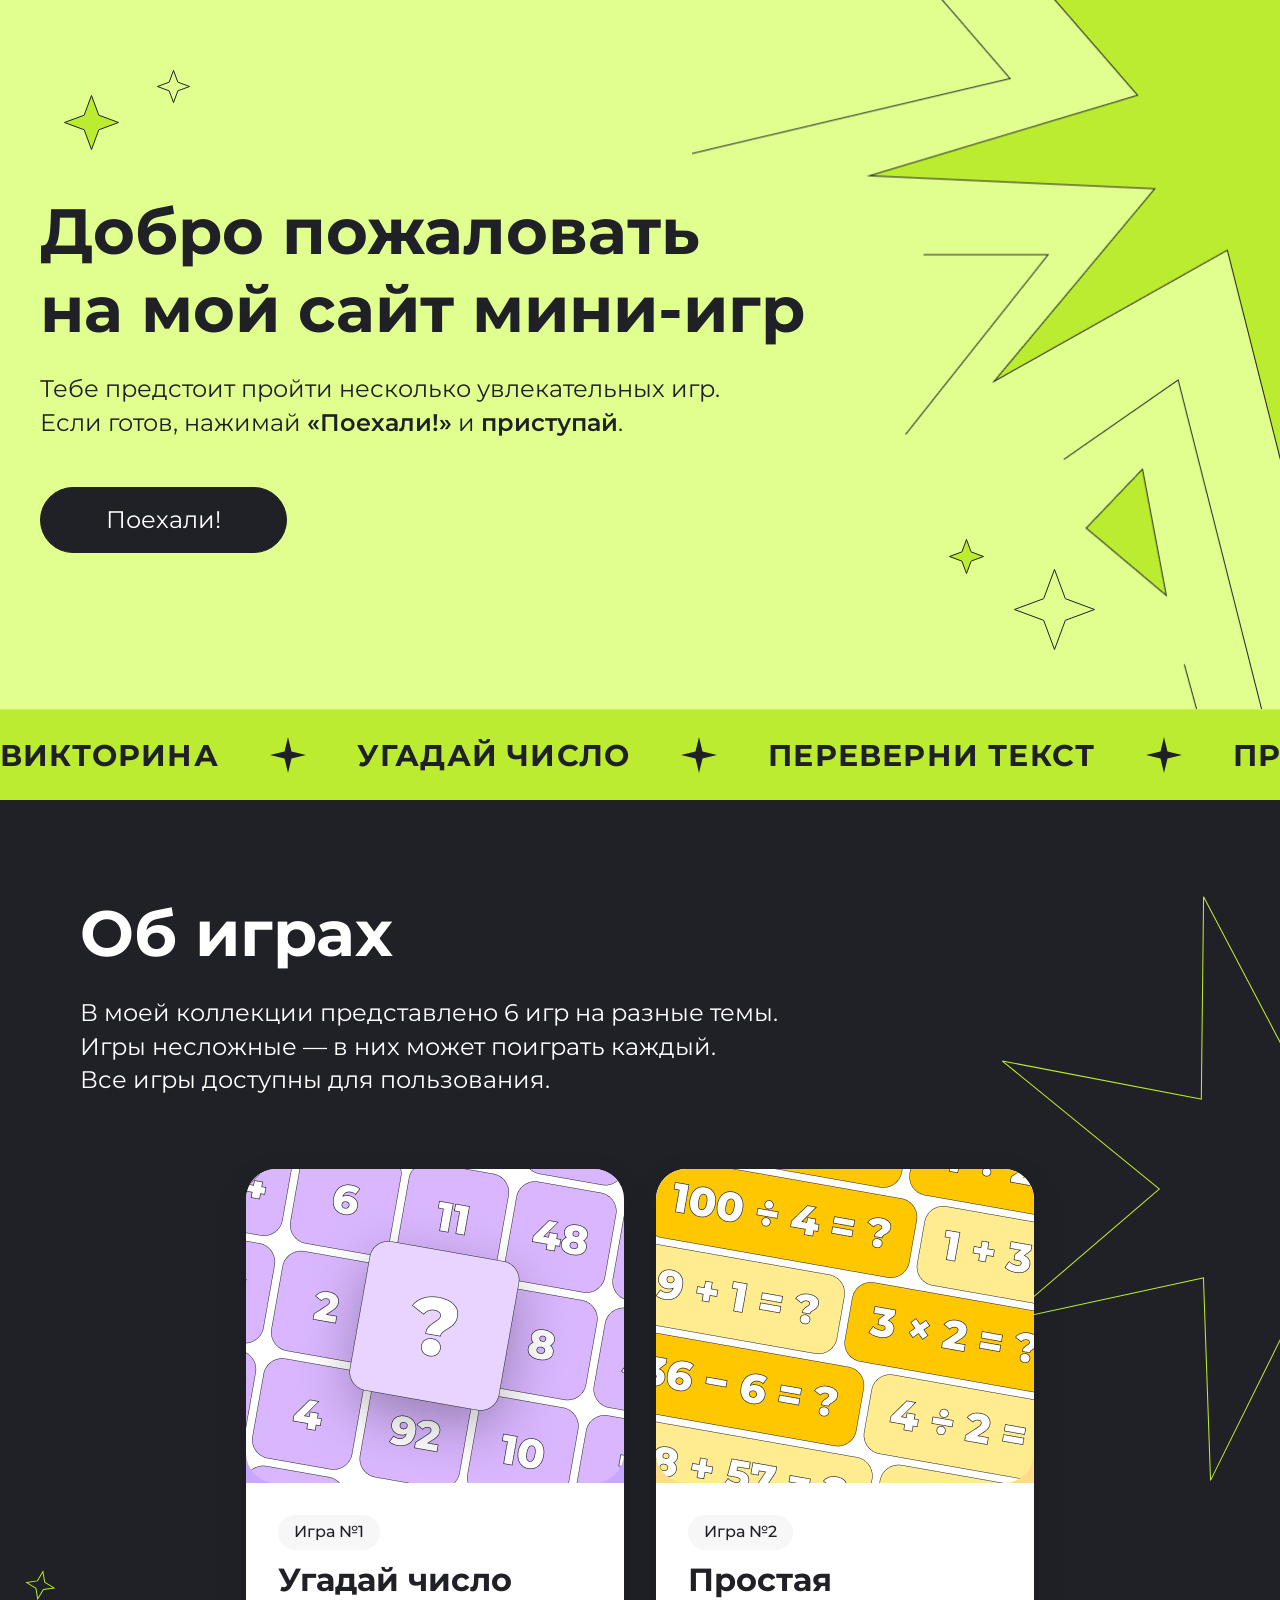
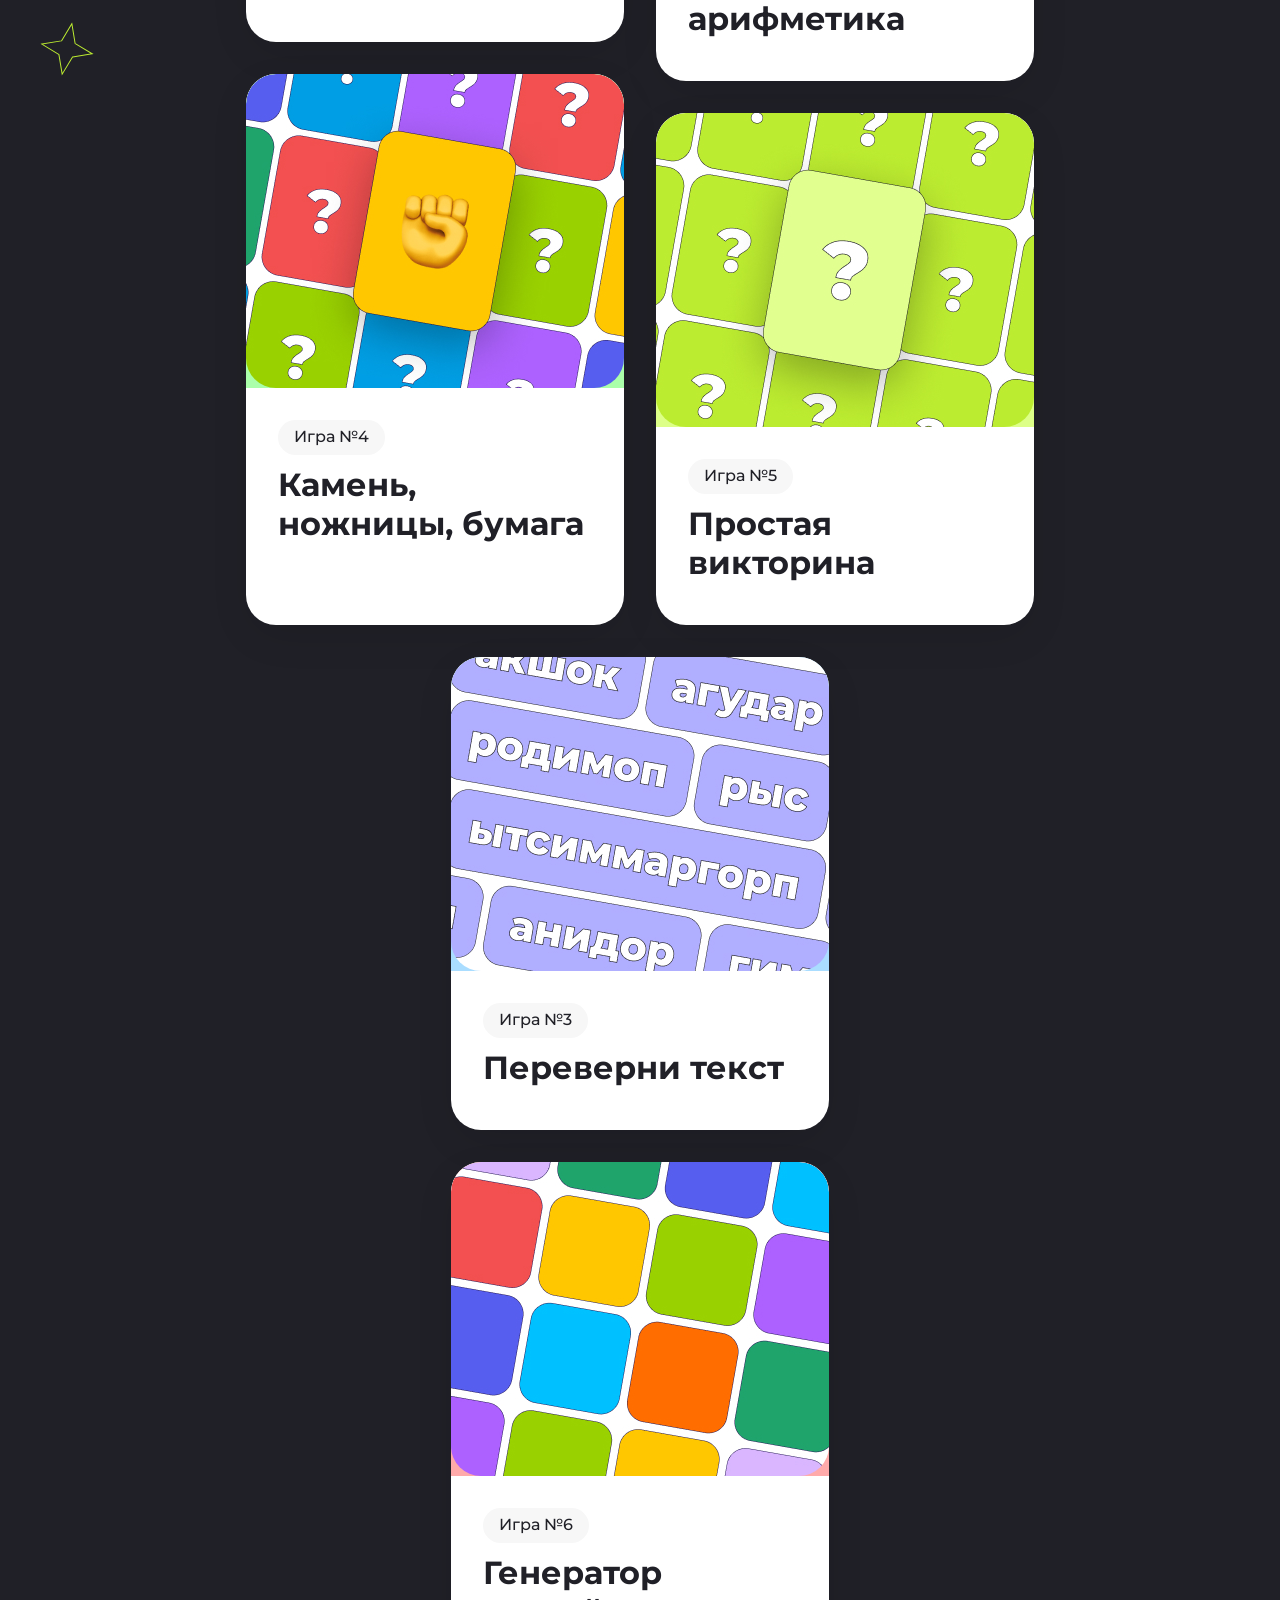
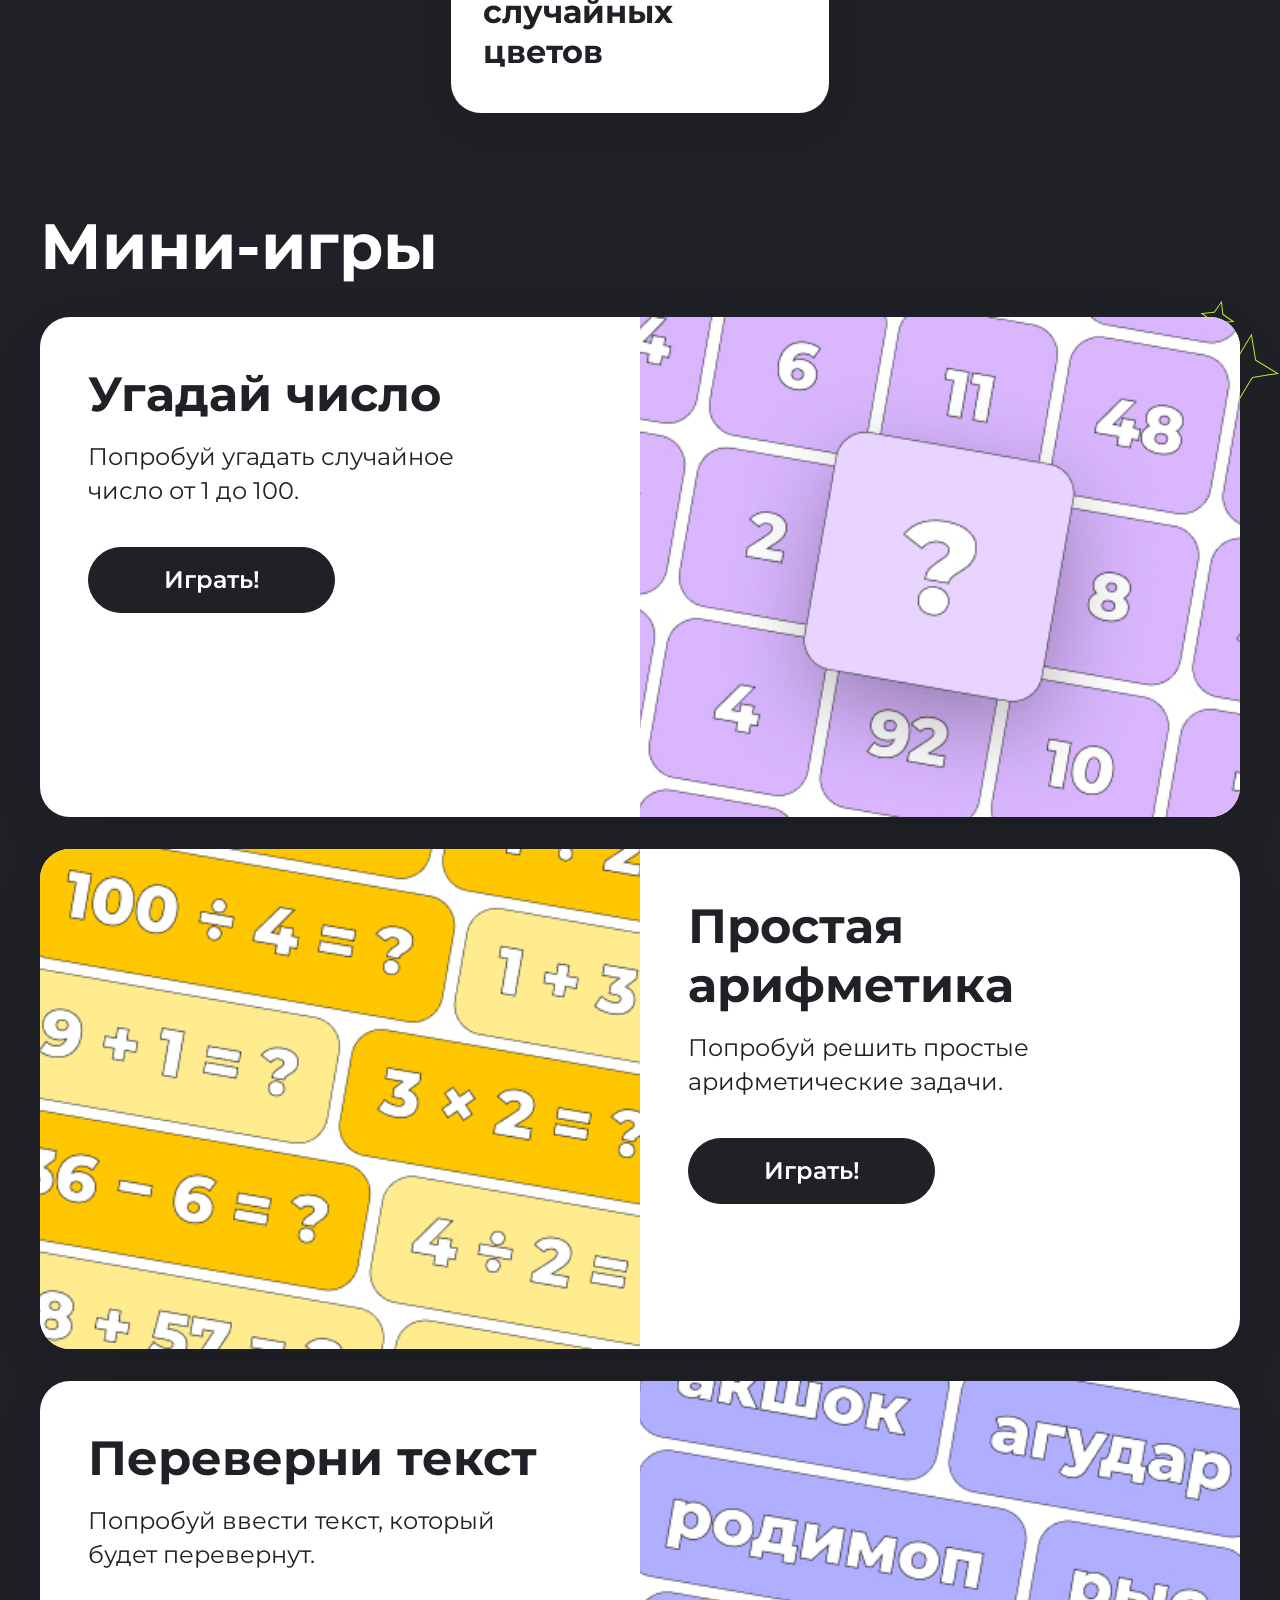
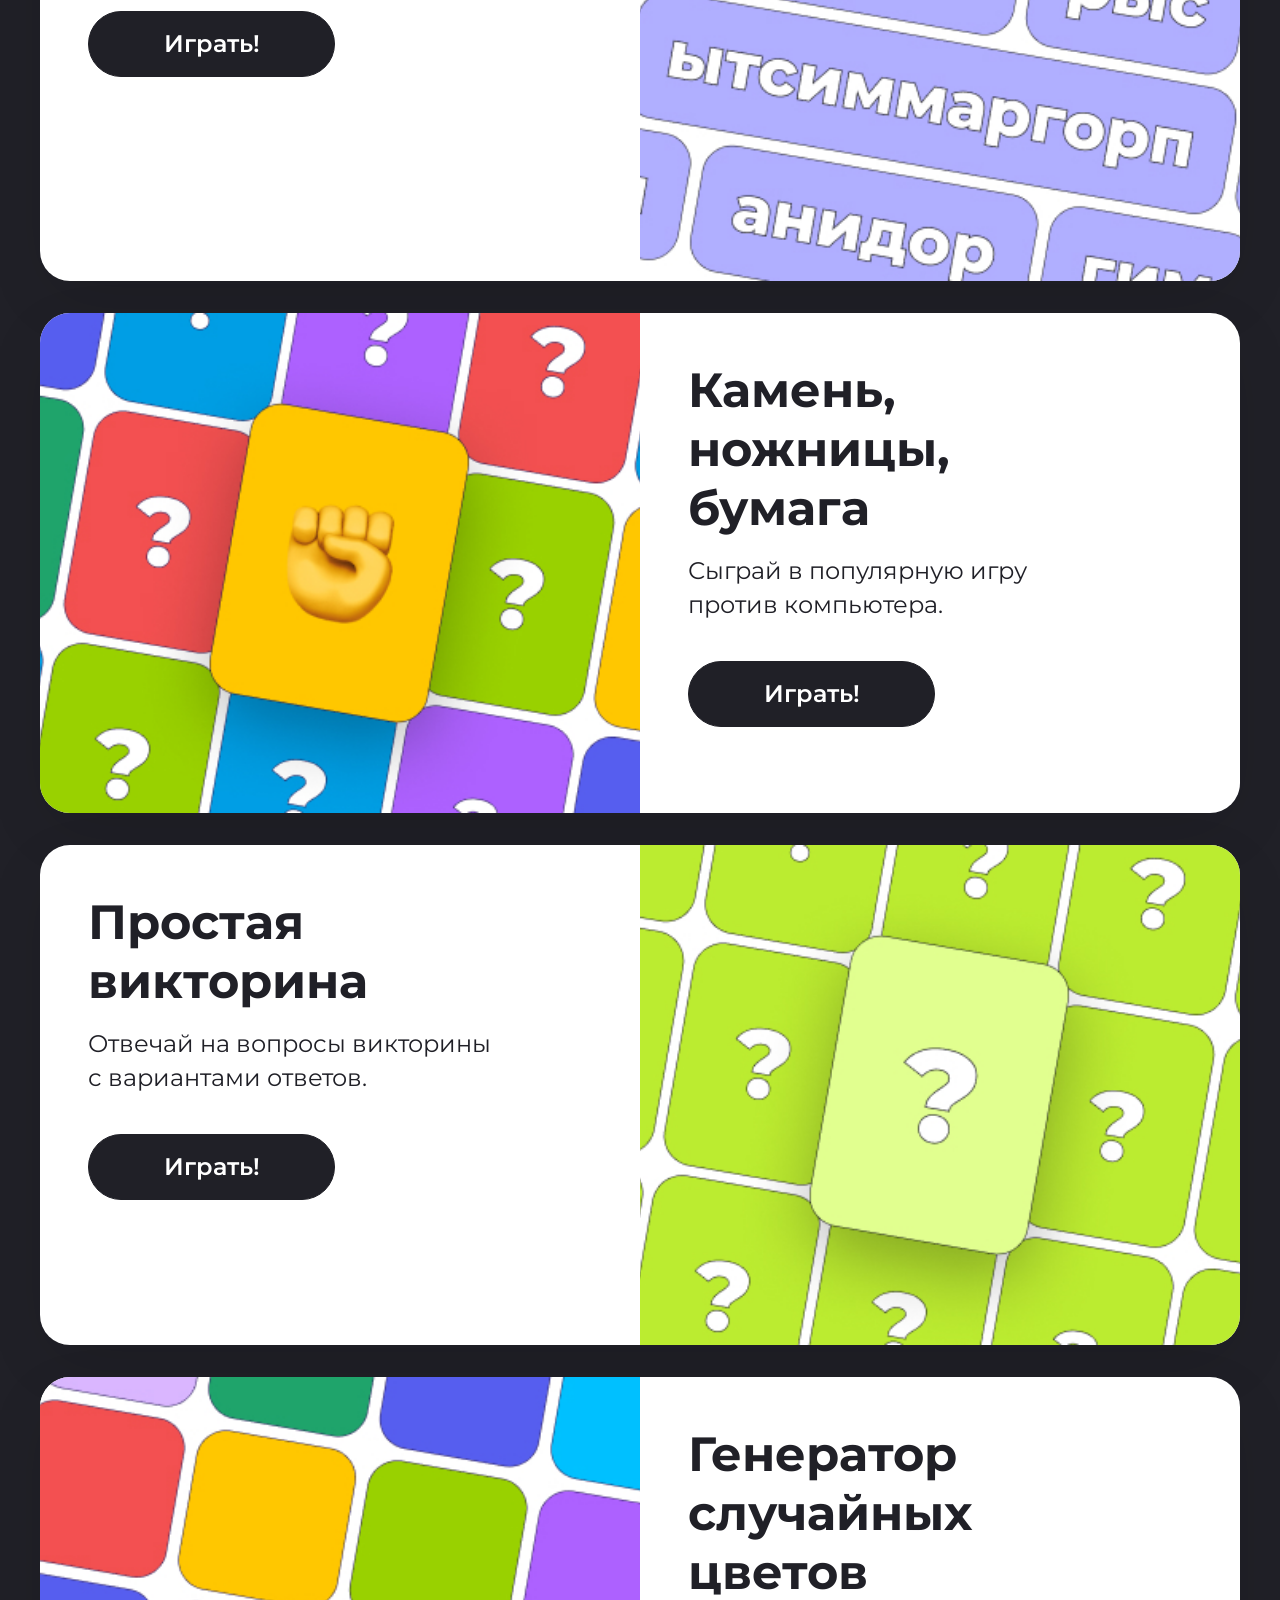
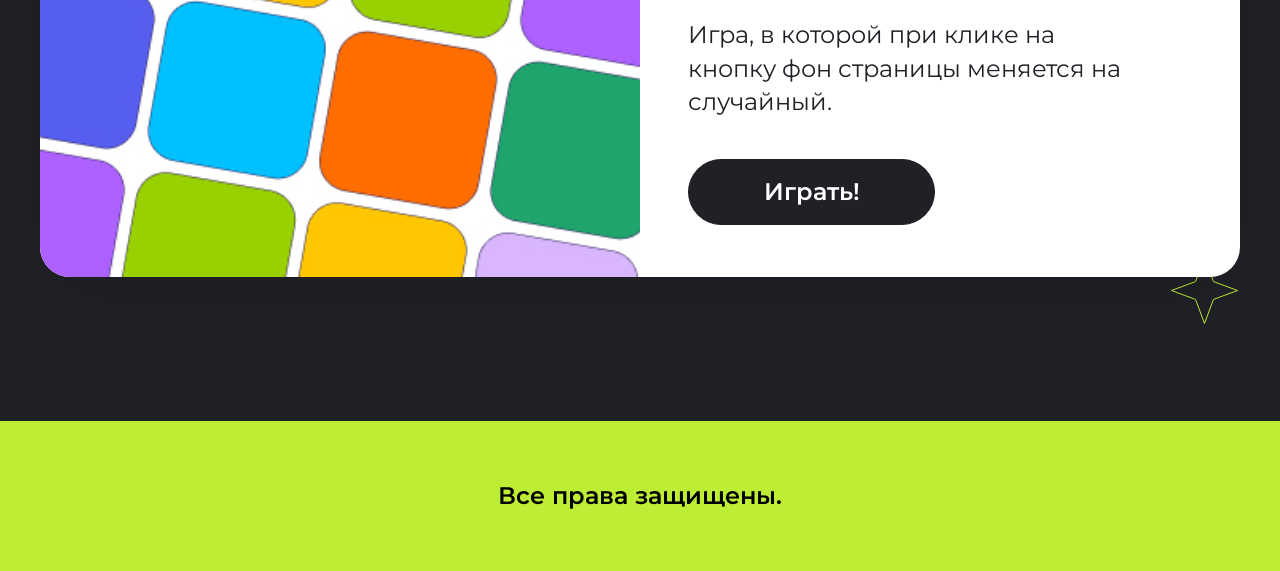
<file: index.html>
<!doctype html>
<html lang="ru">
  <head>
    <meta charset="UTF-8" />
    <meta name="viewport" content="width=device-width, initial-scale=1.0" />
    <title>Мини-игры</title>
    <link rel="preconnect" href="https://fonts.googleapis.com" />
    <link rel="preconnect" href="https://fonts.gstatic.com" crossorigin />
    <link
      href="https://fonts.googleapis.com/css2?family=Montserrat:wght@400;500;600;700&display=swap"
      rel="stylesheet"
    />
    <link rel="stylesheet" href="style.css" />
  </head>
  <body>
    <div class="page">
      <!-- Блок: hero -->
      <section class="hero">
        <!-- Звёздочки десктоп -->
        <svg
          class="hero__star hero__star_top"
          width="57"
          height="57"
          viewBox="0 0 57 57"
          fill="none"
          xmlns="http://www.w3.org/2000/svg"
        >
          <path
            d="M35.7285 20.9756L35.8086 21.1914L36.0244 21.2715L55.5586 28.5L36.0244 35.7285L35.8086 35.8086L35.7285 36.0244L28.5 55.5586L21.2715 36.0244L21.1914 35.8086L20.9756 35.7285L1.44043 28.5L20.9756 21.2715L21.1914 21.1914L21.2715 20.9756L28.5 1.44043L35.7285 20.9756Z"
            fill="#BCEC30"
            stroke="#202027"
          />
        </svg>
        <svg
          class="hero__star hero__star_top-small"
          width="35"
          height="35"
          viewBox="0 0 35 35"
          fill="none"
          xmlns="http://www.w3.org/2000/svg"
        >
          <path
            d="M21.7578 12.9473L21.8379 13.1621L22.0527 13.2422L33.5586 17.5L22.0527 21.7578L21.8379 21.8379L21.7578 22.0527L17.5 33.5586L13.2422 22.0527L13.1621 21.8379L12.9473 21.7578L1.44043 17.5L12.9473 13.2422L13.1621 13.1621L13.2422 12.9473L17.5 1.44043L21.7578 12.9473Z"
            stroke="#202027"
          />
        </svg>
        <svg
          class="hero__star hero__star_down"
          width="37"
          height="37"
          viewBox="0 0 37 37"
          fill="none"
          xmlns="http://www.w3.org/2000/svg"
        >
          <path
            d="M23.0273 13.6768L23.1074 13.8926L23.3232 13.9727L35.5586 18.5L23.3232 23.0273L23.1074 23.1074L23.0273 23.3232L18.5 35.5586L13.9727 23.3232L13.8926 23.1074L13.6768 23.0273L1.44043 18.5L13.6768 13.9727L13.8926 13.8926L13.9727 13.6768L18.5 1.44043L23.0273 13.6768Z"
            fill="#BCEC30"
            stroke="#202027"
          />
        </svg>
        <svg
          class="hero__star hero__star_down-big"
          width="83"
          height="83"
          viewBox="0 0 83 83"
          fill="none"
          xmlns="http://www.w3.org/2000/svg"
        >
          <path
            d="M52.2402 30.4648L52.3193 30.6807L52.5352 30.7598L81.5586 41.5L52.5352 52.2402L52.3193 52.3193L52.2402 52.5352L41.5 81.5586L30.7598 52.5352L30.6807 52.3193L30.4648 52.2402L1.44043 41.5L30.4648 30.7598L30.6807 30.6807L30.7598 30.4648L41.5 1.44043L52.2402 30.4648Z"
            stroke="#202027"
          />
        </svg>

        <!--НОВЫЕ ЗВЁЗДЫ МОБИЛьный -->
        <!-- Верхняя левая большая звезда -->
        <svg
          class="hero__star hero__star_mobile hero__star_mobile_top-left-big"
          width="35"
          height="35"
          viewBox="0 0 35 35"
          fill="none"
          xmlns="http://www.w3.org/2000/svg"
        >
          <path
            d="M21.7578 12.9473L21.8379 13.1621L22.0527 13.2422L33.5586 17.5L22.0527 21.7578L21.8379 21.8379L21.7578 22.0527L17.5 33.5586L13.2422 22.0527L13.1621 21.8379L12.9473 21.7578L1.44043 17.5L12.9473 13.2422L13.1621 13.1621L13.2422 12.9473L17.5 1.44043L21.7578 12.9473Z"
            fill="#BCEC30"
            stroke="#202027"
          />
        </svg>

        <!-- Верхняя левая малая звезда -->
        <svg
          class="hero__star hero__star_mobile hero__star_mobile_top-left-small"
          width="21"
          height="21"
          viewBox="0 0 21 21"
          fill="none"
          xmlns="http://www.w3.org/2000/svg"
        >
          <path
            d="M12.8672 7.83789L12.9473 8.05273L13.1621 8.13281L19.5586 10.5L13.1621 12.8672L12.9473 12.9473L12.8672 13.1621L10.5 19.5586L8.13281 13.1621L8.05273 12.9473L7.83789 12.8672L1.44043 10.5L7.83789 8.13281L8.05273 8.05273L8.13281 7.83789L10.5 1.44043L12.8672 7.83789Z"
            stroke="#202027"
          />
        </svg>

        <!-- Нижняя правая малая звезда -->
        <svg
          class="hero__star hero__star_mobile hero__star_mobile_bottom-right-small"
          width="18"
          height="18"
          viewBox="0 0 18 18"
          fill="none"
          xmlns="http://www.w3.org/2000/svg"
        >
          <path
            d="M10.9619 6.74316L11.042 6.95801L11.2568 7.03809L16.5586 9L11.2568 10.9619L11.042 11.042L10.9619 11.2568L9 16.5586L7.03809 11.2568L6.95801 11.042L6.74316 10.9619L1.44043 9L6.74316 7.03809L6.95801 6.95801L7.03809 6.74316L9 1.44043L10.9619 6.74316Z"
            fill="#BCEC30"
            stroke="#202027"
          />
        </svg>

        <!-- Нижняя правая большая звезда -->
        <svg
          class="hero__star hero__star_mobile hero__star_mobile_bottom-right-big"
          width="39"
          height="41"
          viewBox="0 0 39 41"
          fill="none"
          xmlns="http://www.w3.org/2000/svg"
        >
          <path
            d="M24.2949 15.1289L24.3711 15.3457L24.5859 15.4287L37.6201 20.5L24.5859 25.5713L24.3711 25.6543L24.2949 25.8711L19.5 39.4932L14.7051 25.8711L14.6289 25.6543L14.4141 25.5713L1.37891 20.5L14.4141 15.4287L14.6289 15.3457L14.7051 15.1289L19.5 1.50586L24.2949 15.1289Z"
            stroke="#202027"
          />
        </svg>

        <!-- Верхняя большая звезда справа -->
        <svg
          class="hero__star hero__star_mobile hero__star_mobile_top-right-big"
          width="160"
          height="155"
          viewBox="0 0 160 155"
          fill="none"
          xmlns="http://www.w3.org/2000/svg"
        >
          <path
            d="M163.245 10.1084C166.091 10.8901 245.303 43.9262 245.303 43.9262L161.261 52.8255L214.355 120.072L139.504 74.1374L131.878 151.995L110.781 70.0034L40.4614 109.004L88.9017 51.7588L2.93664 47.8942L83.7388 23.992L23.6975 -44.2244L108.11 -5.0504L127.428 -80.6361L136.103 -4.88818L212.993 -57.1361L163.245 10.1084Z"
            fill="#BCEC30"
            stroke="#202027"
            stroke-miterlimit="10"
            stroke-linecap="round"
          />
        </svg>
        <!-- КОНЕЦ НОВЫХ ЗВЁЗД -->

        <div class="hero__container">
          <div class="hero__content">
            <h1 class="hero__title">
              Добро пожаловать<br />
              на мой сайт мини-игр
            </h1>
            <p class="hero__description">
              Тебе предстоит пройти несколько увлекательных игр. Если готов,
              нажимай <span class="hero__highlight">«Поехали!»</span> и
              <span class="hero__highlight">приступай</span>.
            </p>
            <button
              class="hero__button"
              onclick="
                document
                  .getElementById('games-play')
                  .scrollIntoView({ behavior: 'smooth' })
              "
            >
              Поехали!
            </button>
          </div>
        </div>

        <!-- Полоса прокрутки с играми -->
        <div class="hero__scroll-line scroll-line">
          <div class="scroll-line__track">
            <span class="scroll-line__item">ВИКТОРИНА</span>
            <span class="scroll-line__separator">
              <svg width="36" height="36" viewBox="0 0 36 36" fill="none">
                <path
                  d="M18 0L21.5 14.5L36 18L21.5 21.5L18 36L14.5 21.5L0 18L14.5 14.5L18 0Z"
                  fill="#202027"
                />
              </svg>
            </span>
            <span class="scroll-line__item">УГАДАЙ ЧИСЛО</span>
            <span class="scroll-line__separator">
              <svg width="36" height="36" viewBox="0 0 36 36" fill="none">
                <path
                  d="M18 0L21.5 14.5L36 18L21.5 21.5L18 36L14.5 21.5L0 18L14.5 14.5L18 0Z"
                  fill="#202027"
                />
              </svg>
            </span>
            <span class="scroll-line__item">ПЕРЕВЕРНИ ТЕКСТ</span>
            <span class="scroll-line__separator">
              <svg width="36" height="36" viewBox="0 0 36 36" fill="none">
                <path
                  d="M18 0L21.5 14.5L36 18L21.5 21.5L18 36L14.5 21.5L0 18L14.5 14.5L18 0Z"
                  fill="#202027"
                />
              </svg>
            </span>
            <span class="scroll-line__item">ПРОСТАЯ АРИФМЕТИКА</span>
            <span class="scroll-line__separator">
              <svg width="36" height="36" viewBox="0 0 36 36" fill="none">
                <path
                  d="M18 0L21.5 14.5L36 18L21.5 21.5L18 36L14.5 21.5L0 18L14.5 14.5L18 0Z"
                  fill="#202027"
                />
              </svg>
            </span>
            <span class="scroll-line__item">КАМЕНЬ, НОЖНИЦЫ, БУМАГА</span>
            <span class="scroll-line__separator">
              <svg width="36" height="36" viewBox="0 0 36 36" fill="none">
                <path
                  d="M18 0L21.5 14.5L36 18L21.5 21.5L18 36L14.5 21.5L0 18L14.5 14.5L18 0Z"
                  fill="#202027"
                />
              </svg>
            </span>
            <span class="scroll-line__item">ГЕНЕРАТОР СЛУЧАЙНЫХ ЦВЕТОВ</span>
            <span class="scroll-line__separator">
              <svg width="36" height="36" viewBox="0 0 36 36" fill="none">
                <path
                  d="M18 0L21.5 14.5L36 18L21.5 21.5L18 36L14.5 21.5L0 18L14.5 14.5L18 0Z"
                  fill="#202027"
                />
              </svg>
            </span>
          </div>
        </div>
      </section>

      <!-- Блок: about-games -->
      <section class="about-games" id="about-games">
        <svg
          class="about-games__big-star"
          width="458"
          height="567"
          viewBox="0 0 458 567"
          fill="none"
          xmlns="http://www.w3.org/2000/svg"
        >
          <path
            d="M311.161 184.877L311.375 185.435L311.886 185.126L479.433 83.8167L380.124 252.557L379.822 253.073L380.382 253.28L564.052 321.108L370.208 348.674L369.616 348.758L369.804 349.326L431.289 535.215L288.879 400.849L288.444 400.439L288.117 400.94L181.119 564.91L197.378 369.793L197.429 369.197L196.833 369.254L1.92162 387.833L164.61 278.892L165.107 278.56L164.691 278.129L28.6394 137.326L215.247 196.597L215.817 196.778L215.894 196.186L241.151 2.02592L311.161 184.877Z"
            stroke="#BCEC30"
          />
        </svg>
        <svg
          class="about-games__small-star"
          width="32"
          height="32"
          viewBox="0 0 32 32"
          fill="none"
          xmlns="http://www.w3.org/2000/svg"
        >
          <path
            d="M19.7299 11.9161L19.7892 12.1375L19.9965 12.2377L29.7633 16.9489L19.282 19.7301L19.0596 19.7894L18.9593 19.9966L14.2472 29.7633L11.467 19.2821L11.4077 19.0597L11.2015 18.9596L1.43379 14.2474L11.9159 11.4672L12.1374 11.4079L12.2375 11.2016L16.9487 1.43382L19.7299 11.9161Z"
            stroke="#BCEC30"
          />
        </svg>
        <svg
          class="about-games__star"
          width="55"
          height="55"
          viewBox="0 0 55 55"
          fill="none"
          xmlns="http://www.w3.org/2000/svg"
        >
          <path
            d="M34.7319 20.6643L34.7912 20.8867L34.9985 20.986L52.916 29.6302L33.6877 34.7322L33.4652 34.7914L33.365 34.9987L24.7208 52.9162L19.6188 33.6878L19.5605 33.4655L19.3533 33.3653L1.43475 24.7209L20.6641 19.619L20.8865 19.5608L20.9857 19.3534L29.63 1.43493L34.7319 20.6643Z"
            stroke="#BCEC30"
          />
        </svg>
        <div class="about-games__container">
          <div class="about-games__center">
            <div class="about-games__header">
              <h2 class="about-games__title">Об играх</h2>
              <p class="about-games__description">
                В моей коллекции представлено 6 игр на разные темы.<br />
                Игры несложные — в них может поиграть каждый.<br />
                Все игры доступны для пользования.
              </p>
            </div>

            <!-- Сетка карточек -->
            <div class="about-games__grid games-grid">
              <!-- Колонка 1 -->
              <div class="games-grid__column">
                <!-- Карточка 1: Угадай число -->
                <a
                  href="#game-guess-number"
                  class="games-grid__item game-card game-card_purple game-card_guess-number"
                >
                  <div class="game-card__image-wrapper">
                    <img
                      class="game-card__image"
                      src="img/cart1.jpg"
                      alt="Угадай число"
                    />
                  </div>
                  <div class="game-card__content">
                    <span class="game-card__number">Игра №1</span>
                    <h3 class="game-card__title">Угадай число</h3>
                  </div>
                </a>

                <!-- Карточка 4: Камень, ножницы, бумага -->
                <a
                  href="#game-rock-paper-scissors"
                  class="games-grid__item game-card game-card_green game-card_rock-paper-scissors"
                >
                  <div class="game-card__image-wrapper">
                    <img
                      class="game-card__image"
                      src="img/cart4.jpg"
                      alt="Камень, ножницы, бумага"
                    />
                  </div>
                  <div class="game-card__content">
                    <span class="game-card__number">Игра №4</span>
                    <h3 class="game-card__title">Камень, ножницы, бумага</h3>
                  </div>
                </a>
              </div>

              <!-- Колонка 2 -->
              <div class="games-grid__column">
                <!-- Карточка 2: Простая арифметика -->
                <a
                  href="#game-arithmetic"
                  class="games-grid__item game-card game-card_yellow game-card_simple-arithmetic"
                >
                  <div class="game-card__image-wrapper">
                    <img
                      class="game-card__image"
                      src="img/cart2.jpg"
                      alt="Простая арифметика"
                    />
                  </div>
                  <div class="game-card__content">
                    <span class="game-card__number">Игра №2</span>
                    <h3 class="game-card__title">Простая арифметика</h3>
                  </div>
                </a>

                <!-- Карточка 5: Простая викторина -->
                <a
                  href="#game-quiz"
                  class="games-grid__item game-card game-card_lime game-card_simple-quiz"
                >
                  <div class="game-card__image-wrapper">
                    <img
                      class="game-card__image"
                      src="img/cart5.jpg"
                      alt="Простая викторина"
                    />
                  </div>
                  <div class="game-card__content">
                    <span class="game-card__number">Игра №5</span>
                    <h3 class="game-card__title">Простая викторина</h3>
                  </div>
                </a>
              </div>

              <!-- Колонка 3 -->
              <div class="games-grid__column">
                <!-- Карточка 3: Переверни текст -->
                <a
                  href="#game-text-flip"
                  class="games-grid__item game-card game-card_blue game-card_text-flip"
                >
                  <div class="game-card__image-wrapper">
                    <img
                      class="game-card__image"
                      src="img/cart3.jpg"
                      alt="Переверни текст"
                    />
                  </div>
                  <div class="game-card__content">
                    <span class="game-card__number">Игра №3</span>
                    <h3 class="game-card__title">Переверни текст</h3>
                  </div>
                </a>

                <!-- Карточка 6: Генератор случайных цветов -->
                <a
                  href="#game-random-color"
                  class="games-grid__item game-card game-card_red game-card_random-color"
                >
                  <div class="game-card__image-wrapper">
                    <img
                      class="game-card__image"
                      src="img/cart6.jpg"
                      alt="Генератор случайных цветов"
                    />
                  </div>
                  <div class="game-card__content">
                    <span class="game-card__number">Игра №6</span>
                    <h3 class="game-card__title">Генератор случайных цветов</h3>
                  </div>
                </a>
              </div>
            </div>
          </div>
        </div>
      </section>

      <!-- Блок: games-play -->
      <section class="games-play" id="games-play">
        <!-- Звёзды фона Мини-игры -->
        <div class="games-play__bg-stars">
          <svg
            class="games-play__star games-play__star_top-right-small"
            width="35"
            height="35"
            viewBox="0 0 35 35"
            fill="none"
            xmlns="http://www.w3.org/2000/svg"
          >
            <path
              d="M22.2469 13.4283L22.2998 13.6524L22.5041 13.7585L33.446 19.4276L21.4491 22.2469L21.2251 22.2997L21.119 22.504L15.4488 33.4458L12.6306 21.449L12.5777 21.225L12.3734 21.1189L1.43062 15.4486L13.4284 12.6305L13.6524 12.5776L13.7585 12.3734L19.4278 1.43043L22.2469 13.4283Z"
              stroke="#BCEC30"
            />
          </svg>

          <svg
            class="games-play__star games-play__star_top-right-big"
            width="69"
            height="69"
            viewBox="0 0 69 69"
            fill="none"
            xmlns="http://www.w3.org/2000/svg"
          >
            <path
              d="M43.9327 26.0287L43.991 26.251L44.1982 26.3512L67.1165 37.4068L42.5217 43.9326L42.2993 43.9909L42.2001 44.1982L31.1435 67.1164L24.6187 42.5216L24.5595 42.2992L24.3522 42.2L1.434 31.1434L26.0287 24.6186L26.2512 24.5593L26.3514 24.3521L37.407 1.43385L43.9327 26.0287Z"
              stroke="#BCEC30"
            />
          </svg>

          <svg
            class="games-play__star games-play__star_bottom-right-small"
            width="41"
            height="41"
            viewBox="0 0 41 41"
            fill="none"
            xmlns="http://www.w3.org/2000/svg"
          >
            <path
              d="M25.5684 15.1367L25.6475 15.3525L25.8633 15.4316L39.5586 20.5L25.8633 25.5684L25.6475 25.6475L25.5684 25.8633L20.5 39.5586L15.4316 25.8633L15.3525 25.6475L15.1367 25.5684L1.44043 20.5L15.1367 15.4316L15.3525 15.3525L15.4316 15.1367L20.5 1.44043L25.5684 15.1367Z"
              stroke="#BCEC30"
            />
          </svg>

          <svg
            class="games-play__star games-play__star_bottom-right-big"
            width="69"
            height="69"
            viewBox="0 0 69 69"
            fill="none"
            xmlns="http://www.w3.org/2000/svg"
          >
            <path
              d="M43.3496 25.3555L43.4287 25.5713L43.6445 25.6504L67.5586 34.5L43.6445 43.3496L43.4287 43.4287L43.3496 43.6445L34.5 67.5586L25.6504 43.6445L25.5713 43.4287L25.3555 43.3496L1.44043 34.5L25.3555 25.6504L25.5713 25.5713L25.6504 25.3555L34.5 1.44043L43.3496 25.3555Z"
              stroke="#BCEC30"
            />
          </svg>
        </div>

        <div class="games-play__container">
          <h2 class="games-play__title">Мини-игры</h2>

          <!-- Игра 1: Угадай число -->
          <div class="games-play__item game-play" id="game-guess-number">
            <div class="game-play__content">
              <h3 class="game-play__name">Угадай число</h3>
              <p class="game-play__description">
                Попробуй угадать случайное <br />
                число от 1 до 100.
              </p>
              <button class="game-play__button" onclick="playGuessNumber()">
                Играть!
              </button>
            </div>
            <div
              class="game-play__image-wrapper game-play__image-wrapper_purple"
            >
              <img
                class="game-play__image"
                src="img/cart1.jpg"
                alt="Угадай число"
              />
            </div>
          </div>

          <!-- Игра 2: Простая арифметика -->
          <div class="games-play__item game-play" id="game-arithmetic">
            <div
              class="game-play__image-wrapper game-play__image-wrapper_yellow"
            >
              <img
                class="game-play__image"
                src="img/cart2.jpg"
                alt="Простая арифметика"
              />
            </div>
            <div class="game-play__content">
              <h3 class="game-play__name">Простая арифметика</h3>
              <p class="game-play__description">
                Попробуй решить простые арифметические задачи.
              </p>
              <button class="game-play__button" onclick="playArithmetic()">
                Играть!
              </button>
            </div>
          </div>

          <!-- Игра 3: Переверни текст -->
          <div class="games-play__item game-play" id="game-text-flip">
            <div class="game-play__content">
              <h3 class="game-play__name">Переверни текст</h3>
              <p class="game-play__description">
                Попробуй ввести текст, который будет перевернут.
              </p>
              <button
                class="game-play__button"
                onclick="playTextFlip()"
              >
                Играть!
              </button>
            </div>
            <div class="game-play__image-wrapper game-play__image-wrapper_blue">
              <img
                class="game-play__image"
                src="img/cart3.jpg"
                alt="Переверни текст"
              />
            </div>
          </div>

          <!-- Игра 4: Камень, ножницы, бумага -->
          <div class="games-play__item game-play" id="game-rock-paper-scissors">
            <div
              class="game-play__image-wrapper game-play__image-wrapper_green"
            >
              <img
                class="game-play__image"
                src="img/cart4.jpg"
                alt="Камень, ножницы, бумага"
              />
            </div>
            <div class="game-play__content">
              <h3 class="game-play__name">
                Камень,<br />
                ножницы,<br />
                бумага
              </h3>
              <p class="game-play__description">
                Сыграй в популярную игру<br />
                против компьютера.
              </p>
              <button
                class="game-play__button"
                onclick="playRockPaperScissors()"
              >
                Играть!
              </button>
            </div>
          </div>

          <!-- Игра 5: Простая викторина -->
          <div class="games-play__item game-play" id="game-quiz">
            <div class="game-play__content">
              <h3 class="game-play__name">Простая викторина</h3>
              <p class="game-play__description">
                Отвечай на вопросы викторины <br />с вариантами ответов.
              </p>
              <button
                class="game-play__button"
                onclick="playQuiz()"
              >
                Играть!
              </button>
            </div>
            <div class="game-play__image-wrapper game-play__image-wrapper_lime">
              <img
                class="game-play__image"
                src="img/cart5.jpg"
                alt="Простая викторина"
              />
            </div>
          </div>

          <!-- Игра 6: Генератор случайных цветов -->
          <div class="games-play__item game-play" id="game-random-color">
            <div class="game-play__image-wrapper game-play__image-wrapper_red">
              <img
                class="game-play__image"
                src="img/cart6.jpg"
                alt="Генератор случайных цветов"
              />
            </div>
            <div class="game-play__content">
              <h3 class="game-play__name">Генератор случайных <br />цветов</h3>
              <p class="game-play__description">
                Игра, в которой при клике на кнопку фон страницы меняется на
                случайный.
              </p>
              <button
                class="game-play__button"
                onclick="playRandomColor()"
              >
                Играть!
              </button>
            </div>
          </div>
        </div>
      </section>

      <!-- Footer -->
      <footer class="footer">
        <p class="footer__text">Все права защищены.</p>
      </footer>
    </div>

    <script>
      // ===
      // ИГРА 1: Угадай число
      // ==
      function playGuessNumber() {
        const randomNumber = Math.floor(Math.random() * 100) + 1;
        let attempts = 0;
        let guessed = false;

        while (!guessed) {
          const userInput = prompt("Угадай число от 1 до 100:");

          // Если пользователь нажал «Отмена»
          if (userInput === null) {
            alert("Игра отменена. Загаданное число было: " + randomNumber);
            return;
          }

          const userNumber = Number(userInput);

          // Проверка на корректность ввода
          if (isNaN(userNumber) || userInput.trim() === "") {
            alert("Пожалуйста, введите корректное число!");
            continue;
          }

          if (userNumber < 1 || userNumber > 100) {
            alert("Число должно быть от 1 до 100!");
            continue;
          }

          attempts++;

          if (userNumber === randomNumber) {
            alert(
              "Поздравляю! Ты угадал число " +
                randomNumber +
                " за " +
                attempts +
                " попыток!",
            );
            guessed = true;
          } else if (userNumber < randomNumber) {
            alert("Загаданное число больше! Попробуй ещё раз.");
          } else {
            alert("Загаданное число меньше! Попробуй ещё раз.");
          }
        }
      }

      // ==
      // ИГРА 2: Простая арифметика
      // ==
      function playArithmetic() {
        // Массив операторов
        const operators = ["+", "-", "*", "/"];

        // Выбираем случайный оператор
        const operator =
          operators[Math.floor(Math.random() * operators.length)];

        let num1, num2, correctAnswer;

        // Генерируем числа в зависимости от оператора
        switch (operator) {
          case "+":
            num1 = Math.floor(Math.random() * 50) + 1; // 1-50
            num2 = Math.floor(Math.random() * 50) + 1; // 1-50
            correctAnswer = num1 + num2;
            break;
          case "-":
            num1 = Math.floor(Math.random() * 50) + 10; // 10-59
            num2 = Math.floor(Math.random() * num1) + 1; // 1-num1 (чтобы результат не был отрицательным)
            correctAnswer = num1 - num2;
            break;
          case "*":
            num1 = Math.floor(Math.random() * 12) + 2; // 2-13
            num2 = Math.floor(Math.random() * 10) + 2; // 2-11
            correctAnswer = num1 * num2;
            break;
          case "/":
            num2 = Math.floor(Math.random() * 10) + 2; // 2-11
            correctAnswer = Math.floor(Math.random() * 10) + 2; // 2-11
            num1 = num2 * correctAnswer; // гарантируем целочисленный результат
            break;
        }

        // Формируем задачу
        const task = num1 + " " + operator + " " + num2;

        // Запрашиваем ответ у пользователя
        const userInput = prompt("Решите задачу: " + task + " = ?");

        // Если пользователь нажал «Отмена»
        if (userInput === null) {
          alert("Игра отменена.");
          return;
        }

        // Проверяем, что введено число
        const userAnswer = Number(userInput);

        if (isNaN(userAnswer) || userInput.trim() === "") {
          alert("Пожалуйста, введите корректное число!");
          return;
        }

        // Проверяем правильность ответа
        if (userAnswer === correctAnswer) {
          alert("Правильно! " + task + " = " + correctAnswer + ". Молодец!");
        } else {
          alert(
            "Ошибка! Правильный ответ: " +
              correctAnswer +
              ". " +
              task +
              " = " +
              correctAnswer,
          );
        }
      }
    

      // ===
      // ИГРА 3: Переверни текст
      // ===
      function playTextFlip() {
        const userText = prompt("Введите текст, который нужно перевернуть:");

        // Если пользователь нажал «Отмена» или ввёл пустую строку
        if (userText === null) {
          alert("Игра отменена.");
          return;
        }

        if (userText.trim() === "") {
          alert("Вы не ввели текст! Попробуйте ещё раз.");
          return;
        }

        // Переворачиваем текст: разбиваем на массив символов, переворачиваем, соединяем
        const reversedText = userText.split("").reverse().join("");

        alert("Перевернутый текст: " + reversedText);
      }

      // ===
      // ИГРА 5: Викторина
      // ===
      function playQuiz() {
        // Массив вопросов и правильных ответов
        const quiz = [
          {
            question: "Какой цвет небо?",
            options: ["1. Красный", "2. Синий", "3. Зеленый"],
            correctAnswer: 2 // номер правильного ответа
          },
          {
            question: "Сколько дней в неделе?",
            options: ["1. Шесть", "2. Семь", "3. Восемь"],
            correctAnswer: 2
          },
          {
            question: "Сколько у человека пальцев на одной руке?",
            options: ["1. Четыре", "2. Пять", "3. Шесть"],
            correctAnswer: 2
          }
        ];

        let correctCount = 0;

        for (let i = 0; i < quiz.length; i++) {
          const currentQuestion = quiz[i];

          // Формируем строку с вопросом и вариантами ответов
          let questionText = currentQuestion.question + "\n\n";
          for (let j = 0; j < currentQuestion.options.length; j++) {
            questionText += currentQuestion.options[j] + "\n";
          }
          questionText += "\nВведите номер правильного ответа:";

          const userAnswer = prompt(questionText);

          // Если пользователь нажал «Отмена»
          if (userAnswer === null) {
            alert("Игра отмена.");
            return;
          }

          const userAnswerNum = Number(userAnswer.trim());

          // Проверяем корректность ввода
          if (isNaN(userAnswerNum) || userAnswer.trim() === "") {
            alert("Пожалуйста, введите номер ответа (1, 2 или 3).");
            i--; // повторяем текущий вопрос
            continue;
          }

          if (userAnswerNum === currentQuestion.correctAnswer) {
            correctCount++;
            alert("Правильно!");
          } else {
            alert("Неправильно! Правильный ответ: " + currentQuestion.correctAnswer);
          }
        }

        // Выводим итоговый результат
        alert("Викторина завершена!\n\nПравильных ответов: " + correctCount + " из " + quiz.length);
      }


      // ===
      // ИГРА 4: Камень, ножницы, бумага
      // ===
      function playRockPaperScissors() {
        // Запрашиваем выбор пользователя
        const userInput = prompt("Выберите: камень, ножницы или бумага");

        // Если пользователь нажал «Отмена»
        if (userInput === null) {
          alert("Игра отменена.");
          return;
        }

        // Нормализуем ввод пользователя (нижний регистр, убираем пробелы)
        const userChoice = userInput.trim().toLowerCase();

        // Проверяем корректность ввода
        const validChoices = ["камень", "ножницы", "бумага"];
        if (!validChoices.includes(userChoice)) {
          alert("Пожалуйста, введите корректный вариант: камень, ножницы или бумага.");
          return;
        }

        // Генерируем случайный выбор компьютера
        const computerChoice = validChoices[Math.floor(Math.random() * validChoices.length)];

        // Определяем победителя
        let result;

        if (userChoice === computerChoice) {
          result = "Ничья!";
        } else if (
          (userChoice === "камень" && computerChoice === "ножницы") ||
          (userChoice === "ножницы" && computerChoice === "бумага") ||
          (userChoice === "бумага" && computerChoice === "камень")
        ) {
          result = "Вы победили!";
        } else {
          result = "Вы проиграли!";
        }

        // Выводим результат
        alert("Ваш выбор: " + userChoice + "\nВыбор компьютера: " + computerChoice + "\n\n" + result);
      }



      // ===
      // ИГРА 6: Генератор случайных цветов
      // ===
      function playRandomColor() {
        // Генерируем случайный цвет в формате HEX
        function getRandomColor() {
          const letters = "0123456789ABCDEF";
          let color = "#";
          for (let i = 0; i < 6; i++) {
            color += letters[Math.floor(Math.random() * 16)];
          }
          return color;
        }

        // Меняем фон блока games-play на случайный цвет
        const randomColor = getRandomColor();
        document.getElementById("games-play").style.backgroundColor = randomColor;

        // Показываем уведомление с новым цветом
        alert("Фон блока Мини-игры изменён на цвет: " + randomColor);
      }

    </script>
  </body>
</html>
</file>
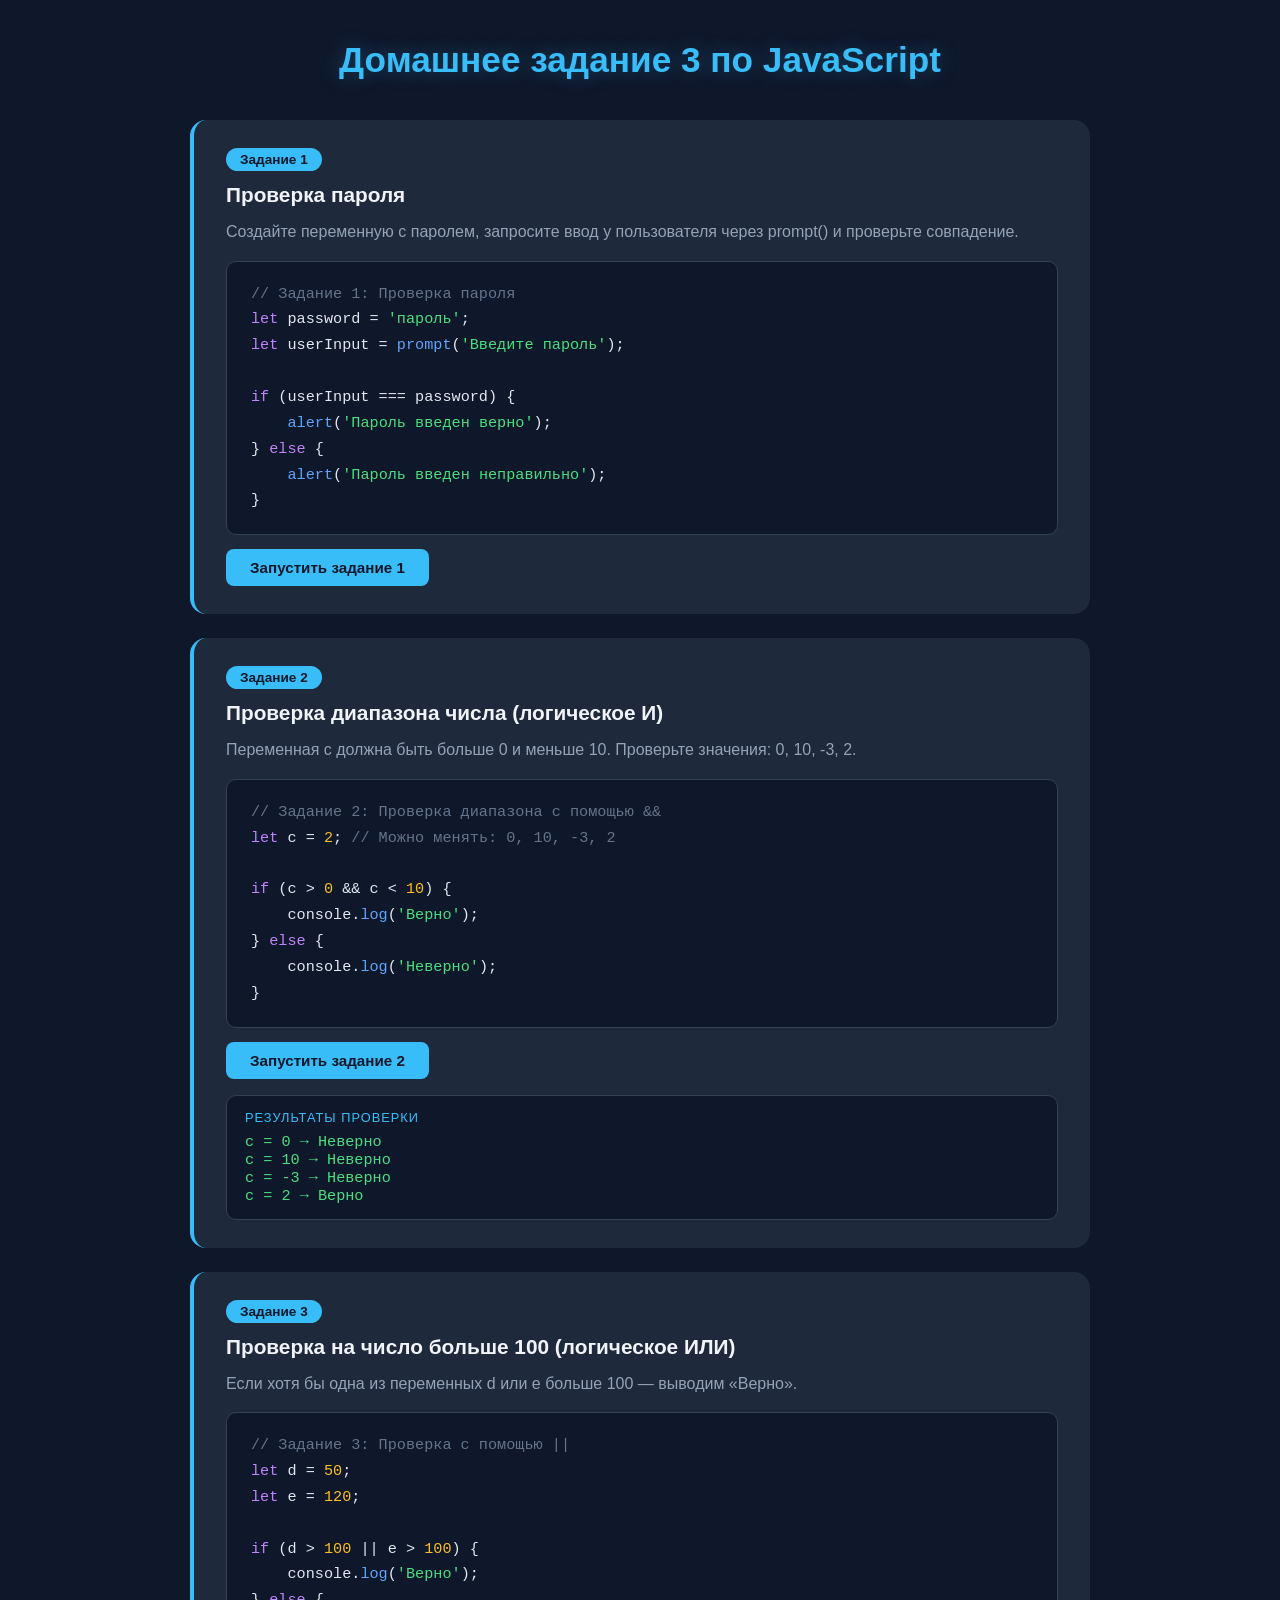
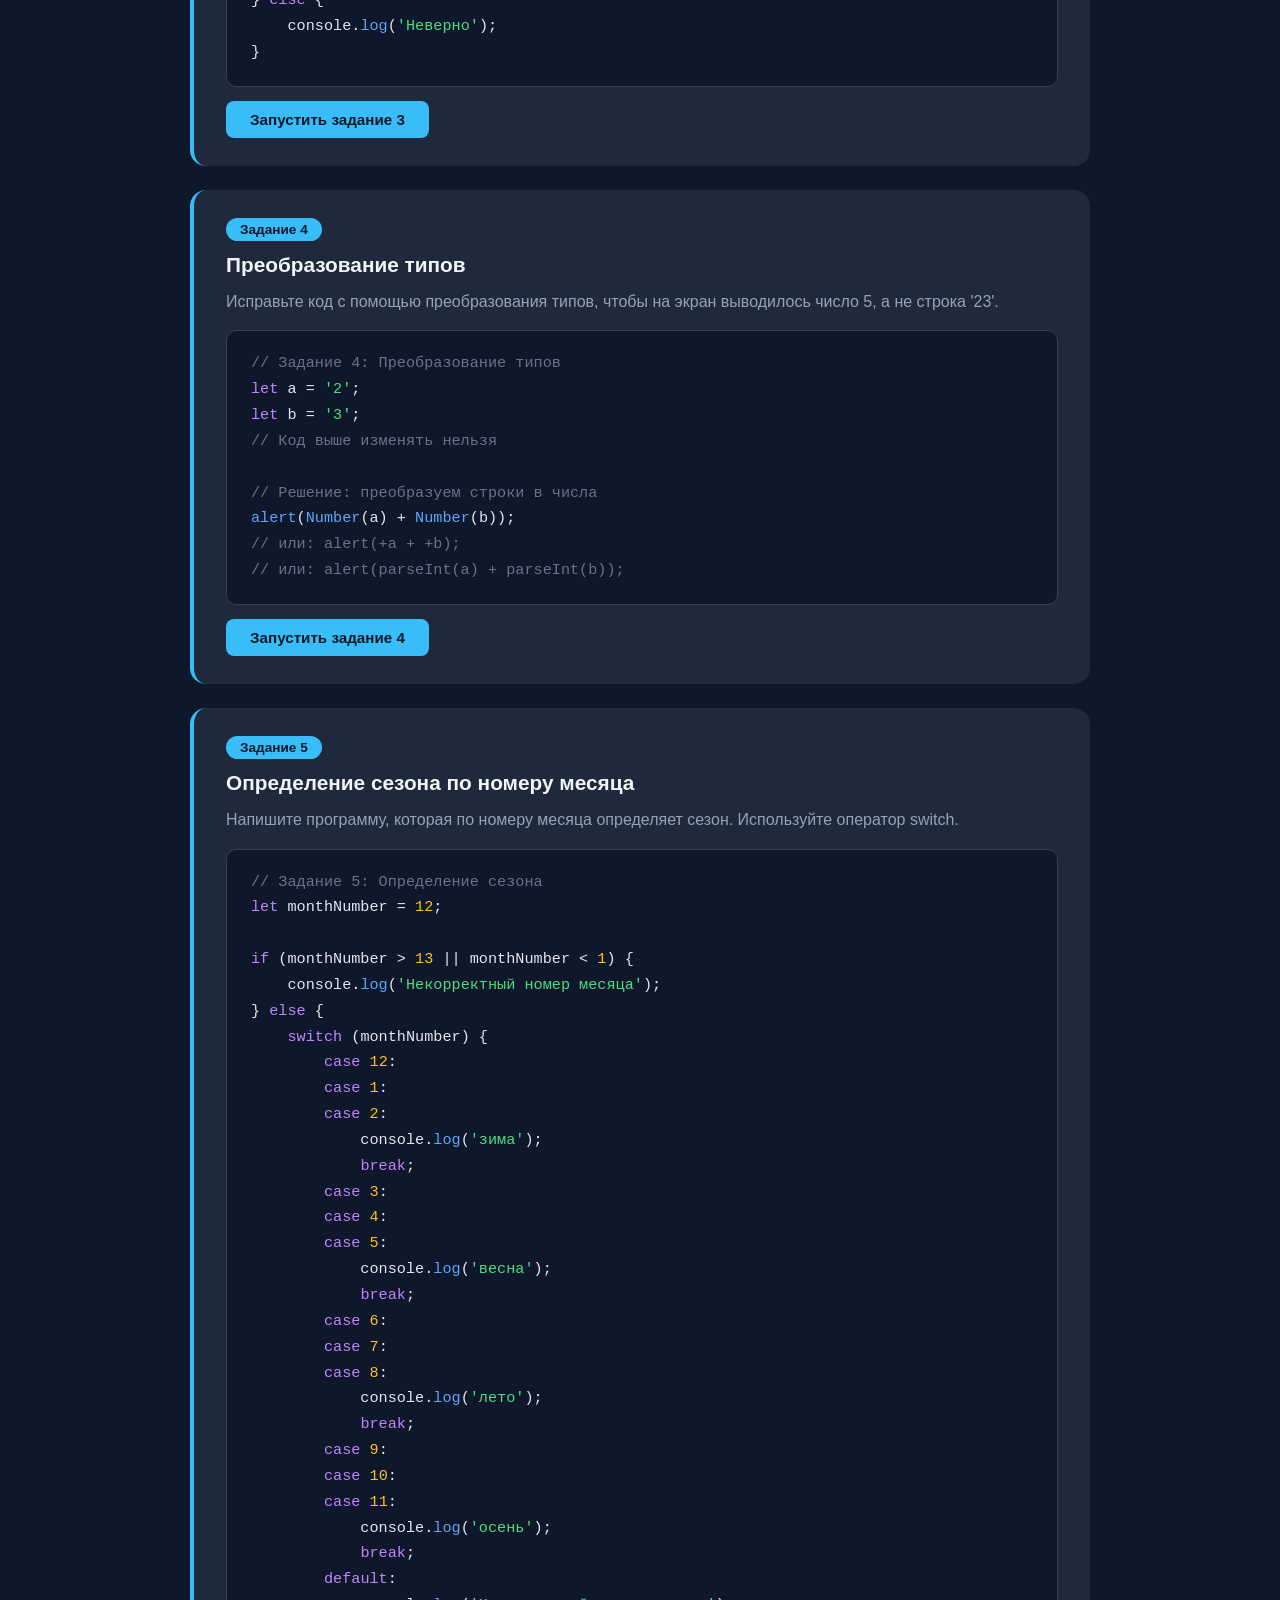
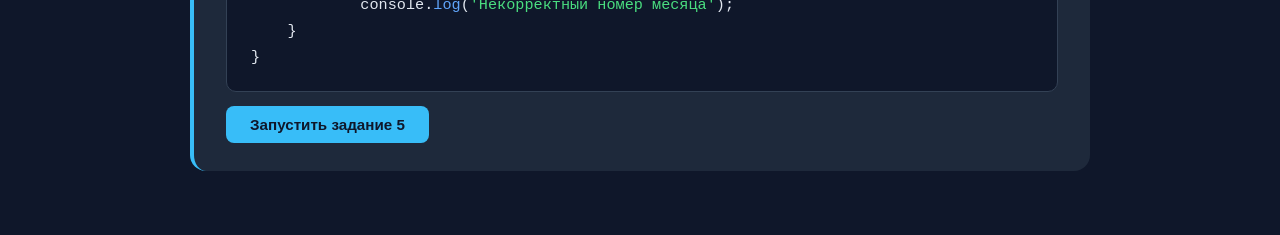
<file: hw3_js.html>
<!doctype html>
<html lang="ru">
  <head>
    <meta charset="UTF-8" />
    <meta name="viewport" content="width=device-width, initial-scale=1.0" />
    <title>Домашнее задание 3 по JavaScript</title>
    <style>
      * {
        margin: 0;
        padding: 0;
        box-sizing: border-box;
      }

      body {
        font-family: "Segoe UI", Tahoma, Geneva, Verdana, sans-serif;
        background-color: #0f172a;
        color: #e2e8f0;
        min-height: 100vh;
        padding: 40px 20px;
      }

      .container {
        max-width: 900px;
        margin: 0 auto;
      }

      h1 {
        text-align: center;
        color: #38bdf8;
        margin-bottom: 40px;
        font-size: 2.2rem;
        text-shadow: 0 0 20px rgba(56, 189, 248, 0.3);
      }

      .task {
        background-color: #1e293b;
        border-radius: 16px;
        padding: 28px 32px;
        margin-bottom: 24px;
        border-left: 4px solid #38bdf8;
        transition:
          transform 0.2s ease,
          box-shadow 0.2s ease;
      }

      .task:hover {
        transform: translateY(-2px);
        box-shadow: 0 8px 30px rgba(0, 0, 0, 0.3);
      }

      .task-number {
        display: inline-block;
        background-color: #38bdf8;
        color: #0f172a;
        font-weight: bold;
        font-size: 0.85rem;
        padding: 4px 14px;
        border-radius: 20px;
        margin-bottom: 12px;
      }

      .task-title {
        font-size: 1.3rem;
        color: #f1f5f9;
        margin-bottom: 12px;
      }

      .task-description {
        color: #94a3b8;
        margin-bottom: 16px;
        line-height: 1.6;
      }

      .code-block {
        background-color: #0f172a;
        border-radius: 10px;
        padding: 20px 24px;
        overflow-x: auto;
        border: 1px solid #334155;
      }

      .code-block pre {
        margin: 0;
        font-family: "Consolas", "Monaco", "Courier New", monospace;
        font-size: 0.95rem;
        line-height: 1.7;
        color: #e2e8f0;
      }

      .code-block .comment {
        color: #64748b;
      }

      .code-block .keyword {
        color: #c084fc;
      }

      .code-block .string {
        color: #4ade80;
      }

      .code-block .function {
        color: #60a5fa;
      }

      .code-block .number {
        color: #fbbf24;
      }

      .result {
        margin-top: 16px;
        padding: 14px 18px;
        background-color: #0f172a;
        border-radius: 10px;
        border: 1px solid #334155;
      }

      .result-label {
        font-size: 0.8rem;
        color: #38bdf8;
        text-transform: uppercase;
        letter-spacing: 1px;
        margin-bottom: 8px;
      }

      .result-output {
        font-family: "Consolas", "Monaco", "Courier New", monospace;
        color: #4ade80;
        font-size: 0.95rem;
      }

      .btn {
        display: inline-block;
        margin-top: 14px;
        padding: 10px 24px;
        background-color: #38bdf8;
        color: #0f172a;
        border: none;
        border-radius: 8px;
        font-size: 0.95rem;
        font-weight: 600;
        cursor: pointer;
        transition:
          background-color 0.2s ease,
          transform 0.15s ease;
      }

      .btn:hover {
        background-color: #7dd3fc;
        transform: scale(1.03);
      }

      .btn:active {
        transform: scale(0.98);
      }
    </style>
  </head>
  <body>
    <div class="container">
      <h1>Домашнее задание 3 по JavaScript</h1>

      <!-- Задание 1 -->
      <div class="task">
        <span class="task-number">Задание 1</span>
        <h2 class="task-title">Проверка пароля</h2>
        <p class="task-description">
          Создайте переменную с паролем, запросите ввод у пользователя через
          prompt() и проверьте совпадение.
        </p>
        <div class="code-block">
          <pre><span class="comment">// Задание 1: Проверка пароля</span>
<span class="keyword">let</span> password = <span class="string">'пароль'</span>;
<span class="keyword">let</span> userInput = <span class="function">prompt</span>(<span class="string">'Введите пароль'</span>);

<span class="keyword">if</span> (userInput === password) {
    <span class="function">alert</span>(<span class="string">'Пароль введен верно'</span>);
} <span class="keyword">else</span> {
    <span class="function">alert</span>(<span class="string">'Пароль введен неправильно'</span>);
}</pre>
        </div>
        <button class="btn" onclick="runTask1()">Запустить задание 1</button>
        <div class="result" id="result1" style="display: none">
          <div class="result-label">Результат</div>
          <div class="result-output" id="output1"></div>
        </div>
      </div>

      <!-- Задание 2 -->
      <div class="task">
        <span class="task-number">Задание 2</span>
        <h2 class="task-title">Проверка диапазона числа (логическое И)</h2>
        <p class="task-description">
          Переменная c должна быть больше 0 и меньше 10. Проверьте значения: 0,
          10, -3, 2.
        </p>
        <div class="code-block">
          <pre><span class="comment">// Задание 2: Проверка диапазона с помощью &&</span>
<span class="keyword">let</span> c = <span class="number">2</span>; <span class="comment">// Можно менять: 0, 10, -3, 2</span>

<span class="keyword">if</span> (c > <span class="number">0</span> && c < <span class="number">10</span>) {
    console.<span class="function">log</span>(<span class="string">'Верно'</span>);
} <span class="keyword">else</span> {
    console.<span class="function">log</span>(<span class="string">'Неверно'</span>);
}</pre>
        </div>
        <button class="btn" onclick="runTask2()">Запустить задание 2</button>
        <div class="result" id="result2">
          <div class="result-label">Результаты проверки</div>
          <div class="result-output" id="output2"></div>
        </div>
      </div>

      <!-- Задание 3 -->
      <div class="task">
        <span class="task-number">Задание 3</span>
        <h2 class="task-title">
          Проверка на число больше 100 (логическое ИЛИ)
        </h2>
        <p class="task-description">
          Если хотя бы одна из переменных d или e больше 100 — выводим «Верно».
        </p>
        <div class="code-block">
          <pre><span class="comment">// Задание 3: Проверка с помощью ||</span>
<span class="keyword">let</span> d = <span class="number">50</span>;
<span class="keyword">let</span> e = <span class="number">120</span>;

<span class="keyword">if</span> (d > <span class="number">100</span> || e > <span class="number">100</span>) {
    console.<span class="function">log</span>(<span class="string">'Верно'</span>);
} <span class="keyword">else</span> {
    console.<span class="function">log</span>(<span class="string">'Неверно'</span>);
}</pre>
        </div>
        <button class="btn" onclick="runTask3()">Запустить задание 3</button>
        <div class="result" id="result3" style="display: none">
          <div class="result-label">Результат</div>
          <div class="result-output" id="output3"></div>
        </div>
      </div>

      <!-- Задание 4 -->
      <div class="task">
        <span class="task-number">Задание 4</span>
        <h2 class="task-title">Преобразование типов</h2>
        <p class="task-description">
          Исправьте код с помощью преобразования типов, чтобы на экран
          выводилось число 5, а не строка '23'.
        </p>
        <div class="code-block">
          <pre><span class="comment">// Задание 4: Преобразование типов</span>
<span class="keyword">let</span> a = <span class="string">'2'</span>;
<span class="keyword">let</span> b = <span class="string">'3'</span>;
<span class="comment">// Код выше изменять нельзя</span>

<span class="comment">// Решение: преобразуем строки в числа</span>
<span class="function">alert</span>(<span class="function">Number</span>(a) + <span class="function">Number</span>(b));
<span class="comment">// или: alert(+a + +b);</span>
<span class="comment">// или: alert(parseInt(a) + parseInt(b));</span></pre>
        </div>
        <button class="btn" onclick="runTask4()">Запустить задание 4</button>
        <div class="result" id="result4" style="display: none">
          <div class="result-label">Результат</div>
          <div class="result-output" id="output4"></div>
        </div>
      </div>

      <!-- Задание 5 -->
      <div class="task">
        <span class="task-number">Задание 5</span>
        <h2 class="task-title">Определение сезона по номеру месяца</h2>
        <p class="task-description">
          Напишите программу, которая по номеру месяца определяет сезон.
          Используйте оператор switch.
        </p>
        <div class="code-block">
          <pre><span class="comment">// Задание 5: Определение сезона</span>
<span class="keyword">let</span> monthNumber = <span class="number">12</span>;

<span class="keyword">if</span> (monthNumber > <span class="number">13</span> || monthNumber < <span class="number">1</span>) {
    console.<span class="function">log</span>(<span class="string">'Некорректный номер месяца'</span>);
} <span class="keyword">else</span> {
    <span class="keyword">switch</span> (monthNumber) {
        <span class="keyword">case</span> <span class="number">12</span>:
        <span class="keyword">case</span> <span class="number">1</span>:
        <span class="keyword">case</span> <span class="number">2</span>:
            console.<span class="function">log</span>(<span class="string">'зима'</span>);
            <span class="keyword">break</span>;
        <span class="keyword">case</span> <span class="number">3</span>:
        <span class="keyword">case</span> <span class="number">4</span>:
        <span class="keyword">case</span> <span class="number">5</span>:
            console.<span class="function">log</span>(<span class="string">'весна'</span>);
            <span class="keyword">break</span>;
        <span class="keyword">case</span> <span class="number">6</span>:
        <span class="keyword">case</span> <span class="number">7</span>:
        <span class="keyword">case</span> <span class="number">8</span>:
            console.<span class="function">log</span>(<span class="string">'лето'</span>);
            <span class="keyword">break</span>;
        <span class="keyword">case</span> <span class="number">9</span>:
        <span class="keyword">case</span> <span class="number">10</span>:
        <span class="keyword">case</span> <span class="number">11</span>:
            console.<span class="function">log</span>(<span class="string">'осень'</span>);
            <span class="keyword">break</span>;
        <span class="keyword">default</span>:
            console.<span class="function">log</span>(<span class="string">'Некорректный номер месяца'</span>);
    }
}</pre>
        </div>
        <button class="btn" onclick="runTask5()">Запустить задание 5</button>
        <div class="result" id="result5" style="display: none">
          <div class="result-label">Результат</div>
          <div class="result-output" id="output5"></div>
        </div>
      </div>
    </div>

    <script>
      // Задание 1: Проверка пароля
      function runTask1() {
        let password = "пароль";
        let userInput = prompt("Введите пароль");
        let result;

        if (userInput === password) {
          result = "Пароль введен верно";
          alert(result);
        } else {
          result = "Пароль введен неправильно";
          alert(result);
        }

        document.getElementById("result1").style.display = "block";
        document.getElementById("output1").textContent =
          'Введено: "' + userInput + '" → ' + result;
      }

      // Задание 2: Проверка диапазона
      function runTask2() {
        let results = [];
        let testValues = [0, 10, -3, 2];

        for (let c of testValues) {
          if (c > 0 && c < 10) {
            results.push("c = " + c + " → Верно");
          } else {
            results.push("c = " + c + " → Неверно");
          }
        }

        document.getElementById("output2").innerHTML = results.join("<br>");
      }

      // Автоматически запускается 2 при загрузке
      runTask2();

      //  Задание 3: Логическое ИЛИ
      function runTask3() {
        let d = 50;
        let e = 120;
        let result;

        if (d > 100 || e > 100) {
          result = "Верно (хотя бы одно число > 100)";
        } else {
          result = "Неверно (ни одно число не > 100)";
        }

        document.getElementById("result3").style.display = "block";
        document.getElementById("output3").textContent =
          "d = " + d + ", e = " + e + " → " + result;
      }

      // Задание 4: 
      function runTask4() {
        let a = "2";
        let b = "3";
        // Преобразование строк в числа
        let sum = Number(a) + Number(b);

        document.getElementById("result4").style.display = "block";
        document.getElementById("output4").textContent =
          "Number('2') + Number('3') = " + sum;
      }

      // Задание 5: Определение сезона 
      function runTask5() {
        let monthNumber = 12;
        let season;

        if (monthNumber > 13 || monthNumber < 1) {
          season = "Некорректный номер месяца";
        } else {
          switch (monthNumber) {
            case 12:
            case 1:
            case 2:
              season = "зима";
              break;
            case 3:
            case 4:
            case 5:
              season = "весна";
              break;
            case 6:
            case 7:
            case 8:
              season = "лето";
              break;
            case 9:
            case 10:
            case 11:
              season = "осень";
              break;
            default:
              season = "Некорректный номер месяца";
          }
        }

        document.getElementById("result5").style.display = "block";
        document.getElementById("output5").textContent =
          "Месяц №" + monthNumber + " → сезон: " + season;
      }
    </script>
  </body>
</html>
</file>
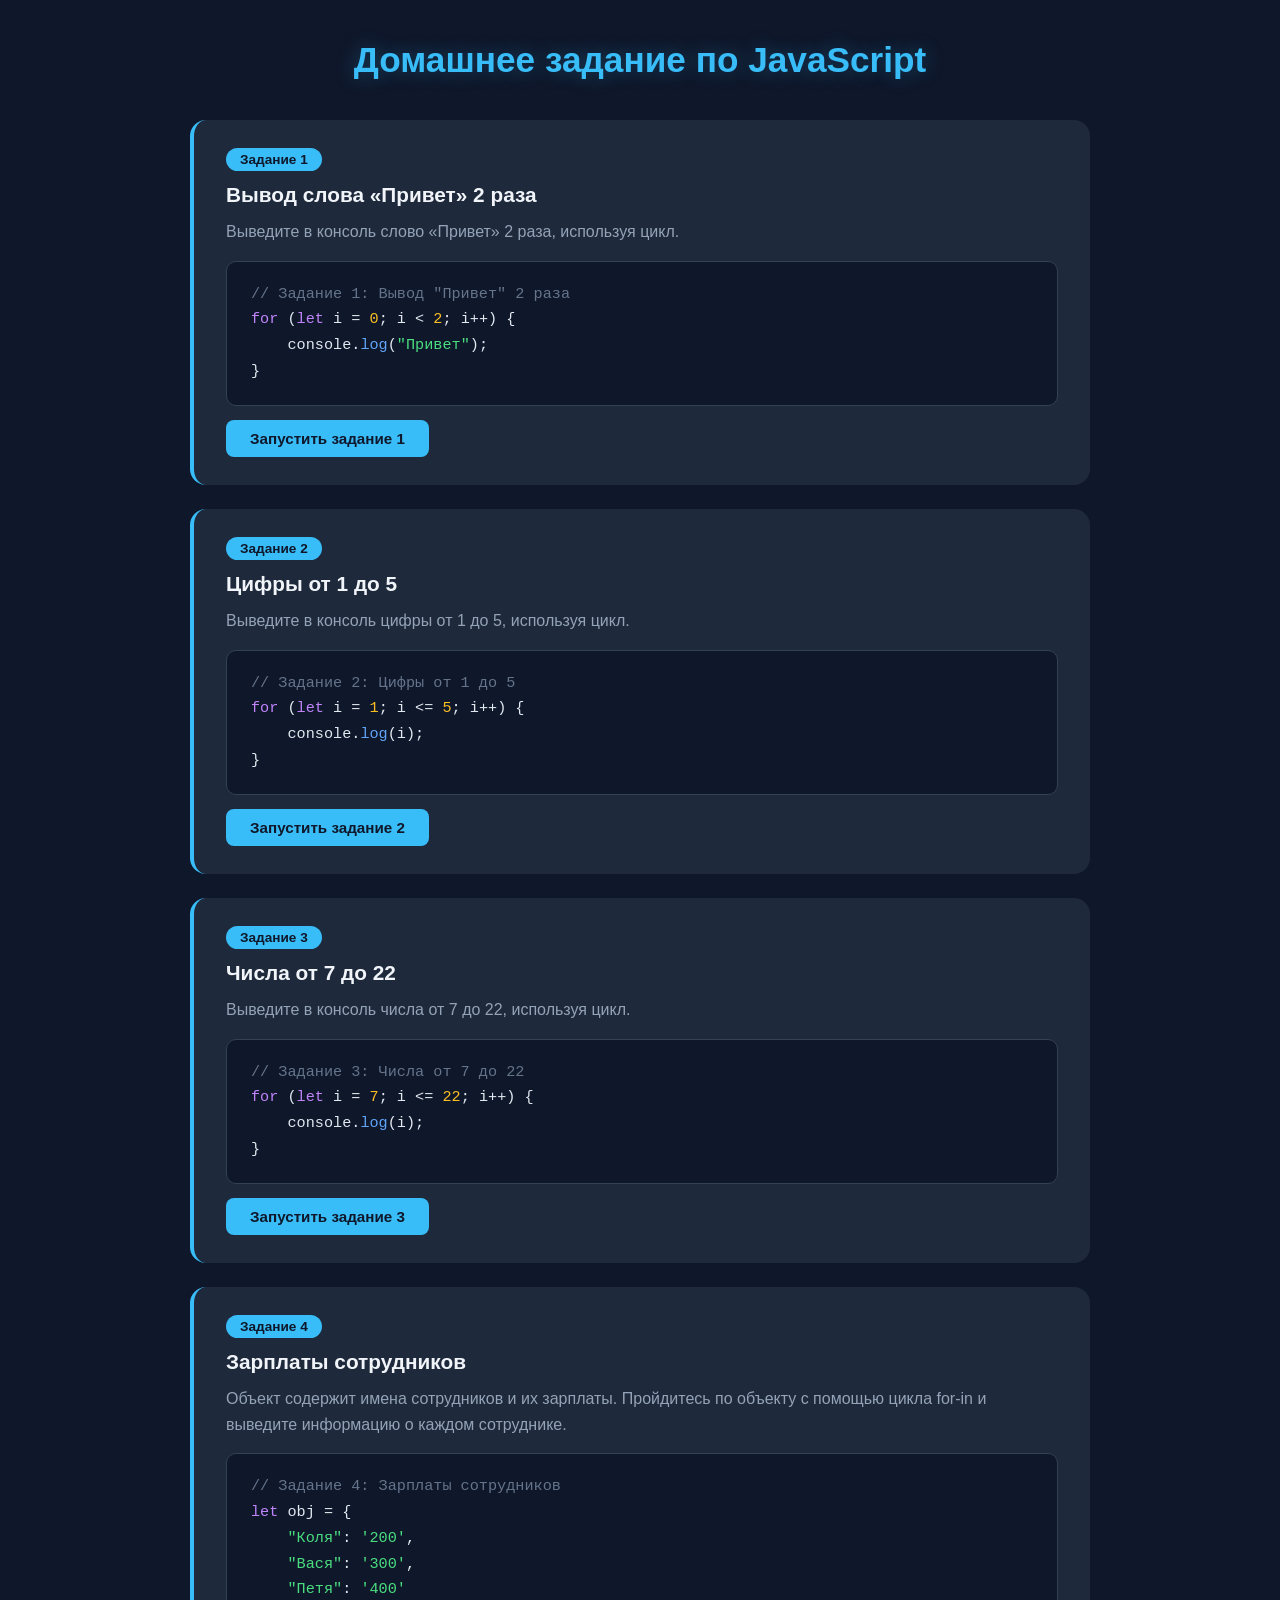
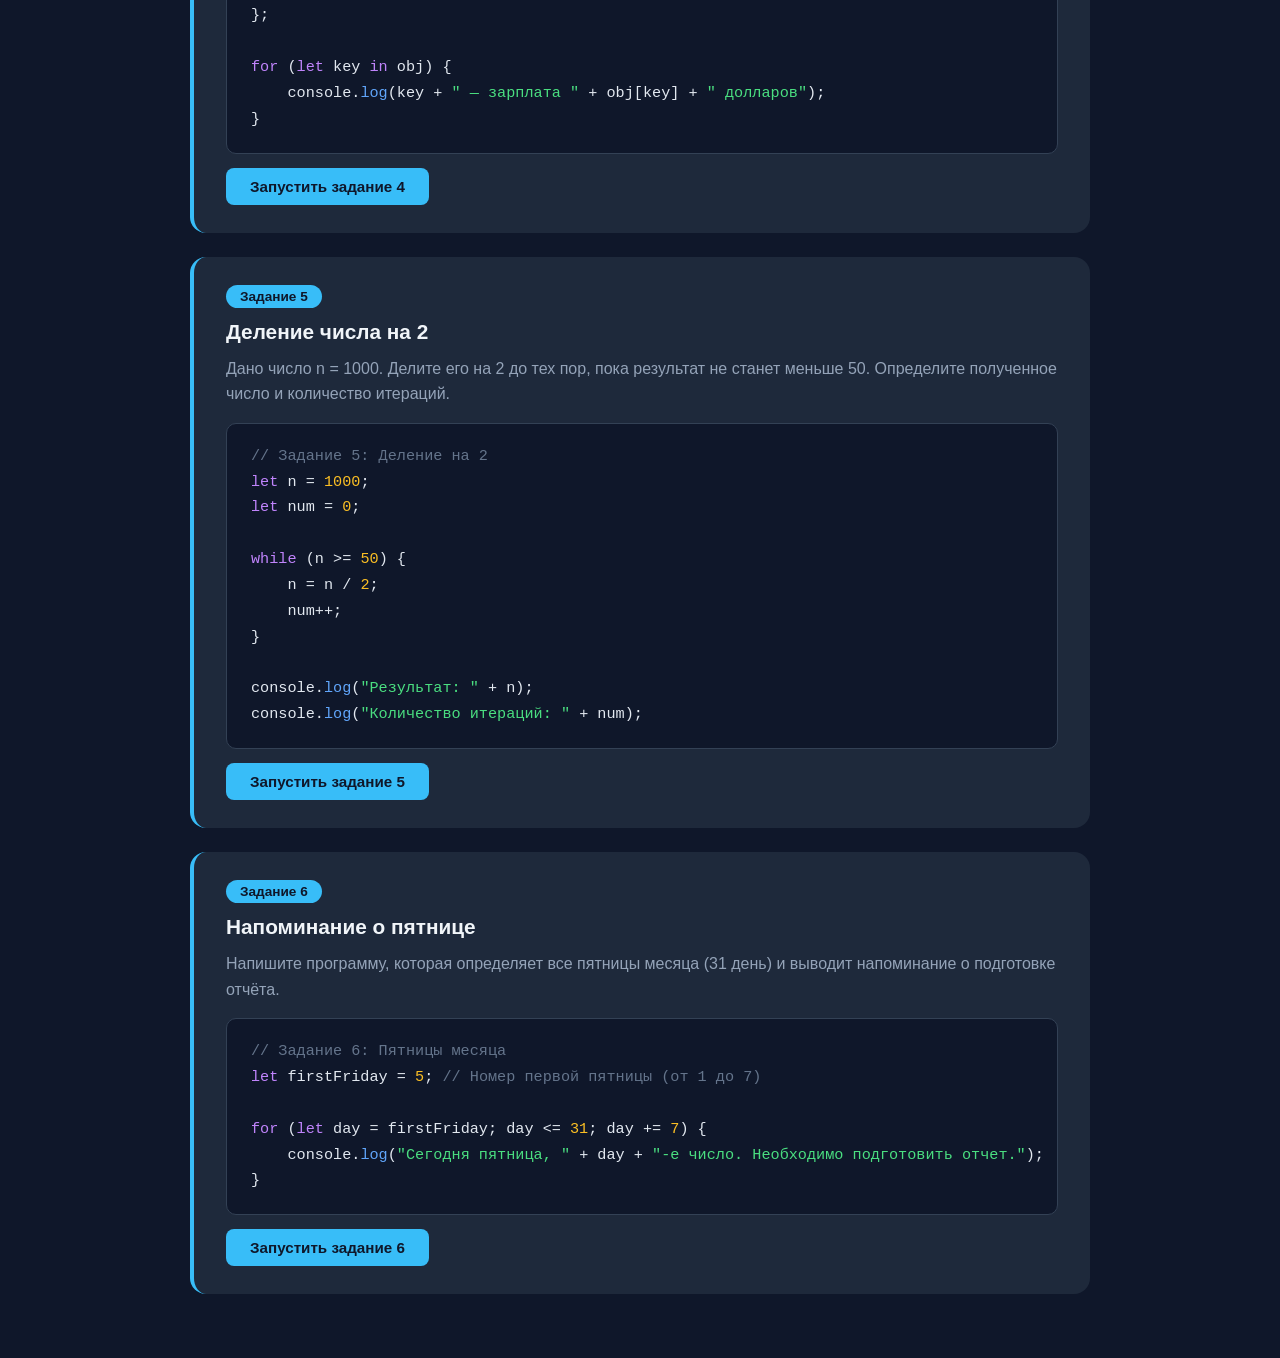
<file: hw4_js_cycles.html>
<!doctype html>
<html lang="ru">
  <head>
    <meta charset="UTF-8" />
    <meta name="viewport" content="width=device-width, initial-scale=1.0" />
    <title>Домашнее задание по JavaScript</title>
    <style>
      * {
        margin: 0;
        padding: 0;
        box-sizing: border-box;
      }

      body {
        font-family: "Segoe UI", Tahoma, Geneva, Verdana, sans-serif;
        background-color: #0f172a;
        color: #e2e8f0;
        min-height: 100vh;
        padding: 40px 20px;
      }

      .container {
        max-width: 900px;
        margin: 0 auto;
      }

      h1 {
        text-align: center;
        color: #38bdf8;
        margin-bottom: 40px;
        font-size: 2.2rem;
        text-shadow: 0 0 20px rgba(56, 189, 248, 0.3);
      }

      .task {
        background-color: #1e293b;
        border-radius: 16px;
        padding: 28px 32px;
        margin-bottom: 24px;
        border-left: 4px solid #38bdf8;
        transition:
          transform 0.2s ease,
          box-shadow 0.2s ease;
      }

      .task:hover {
        transform: translateY(-2px);
        box-shadow: 0 8px 30px rgba(0, 0, 0, 0.3);
      }

      .task-number {
        display: inline-block;
        background-color: #38bdf8;
        color: #0f172a;
        font-weight: bold;
        font-size: 0.85rem;
        padding: 4px 14px;
        border-radius: 20px;
        margin-bottom: 12px;
      }

      .task-title {
        font-size: 1.3rem;
        color: #f1f5f9;
        margin-bottom: 12px;
      }

      .task-description {
        color: #94a3b8;
        margin-bottom: 16px;
        line-height: 1.6;
      }

      .code-block {
        background-color: #0f172a;
        border-radius: 10px;
        padding: 20px 24px;
        overflow-x: auto;
        border: 1px solid #334155;
      }

      .code-block pre {
        margin: 0;
        font-family: "Consolas", "Monaco", "Courier New", monospace;
        font-size: 0.95rem;
        line-height: 1.7;
        color: #e2e8f0;
      }

      .code-block .comment {
        color: #64748b;
      }

      .code-block .keyword {
        color: #c084fc;
      }

      .code-block .string {
        color: #4ade80;
      }

      .code-block .function {
        color: #60a5fa;
      }

      .code-block .number {
        color: #fbbf24;
      }

      .result {
        margin-top: 16px;
        padding: 14px 18px;
        background-color: #0f172a;
        border-radius: 10px;
        border: 1px solid #334155;
      }

      .result-label {
        font-size: 0.8rem;
        color: #38bdf8;
        text-transform: uppercase;
        letter-spacing: 1px;
        margin-bottom: 8px;
      }

      .result-output {
        font-family: "Consolas", "Monaco", "Courier New", monospace;
        color: #4ade80;
        font-size: 0.95rem;
        line-height: 1.6;
      }

      .btn {
        display: inline-block;
        margin-top: 14px;
        padding: 10px 24px;
        background-color: #38bdf8;
        color: #0f172a;
        border: none;
        border-radius: 8px;
        font-size: 0.95rem;
        font-weight: 600;
        cursor: pointer;
        transition:
          background-color 0.2s ease,
          transform 0.15s ease;
      }

      .btn:hover {
        background-color: #7dd3fc;
        transform: scale(1.03);
      }

      .btn:active {
        transform: scale(0.98);
      }
    </style>
  </head>
  <body>
    <div class="container">
      <h1>Домашнее задание по JavaScript</h1>

      <!-- Задание 1 -->
      <div class="task">
        <span class="task-number">Задание 1</span>
        <h2 class="task-title">Вывод слова «Привет» 2 раза</h2>
        <p class="task-description">
          Выведите в консоль слово «Привет» 2 раза, используя цикл.
        </p>
        <div class="code-block">
          <pre><span class="comment">// Задание 1: Вывод "Привет" 2 раза</span>
<span class="keyword">for</span> (<span class="keyword">let</span> i = <span class="number">0</span>; i < <span class="number">2</span>; i++) {
    console.<span class="function">log</span>(<span class="string">"Привет"</span>);
}</pre>
        </div>
        <button class="btn" onclick="runTask1()">Запустить задание 1</button>
        <div class="result" id="result1" style="display: none">
          <div class="result-label">Результат</div>
          <div class="result-output" id="output1"></div>
        </div>
      </div>

      <!-- Задание 2 -->
      <div class="task">
        <span class="task-number">Задание 2</span>
        <h2 class="task-title">Цифры от 1 до 5</h2>
        <p class="task-description">
          Выведите в консоль цифры от 1 до 5, используя цикл.
        </p>
        <div class="code-block">
          <pre><span class="comment">// Задание 2: Цифры от 1 до 5</span>
<span class="keyword">for</span> (<span class="keyword">let</span> i = <span class="number">1</span>; i <= <span class="number">5</span>; i++) {
    console.<span class="function">log</span>(i);
}</pre>
        </div>
        <button class="btn" onclick="runTask2()">Запустить задание 2</button>
        <div class="result" id="result2" style="display: none">
          <div class="result-label">Результат</div>
          <div class="result-output" id="output2"></div>
        </div>
      </div>

      <!-- Задание 3 -->
      <div class="task">
        <span class="task-number">Задание 3</span>
        <h2 class="task-title">Числа от 7 до 22</h2>
        <p class="task-description">
          Выведите в консоль числа от 7 до 22, используя цикл.
        </p>
        <div class="code-block">
          <pre><span class="comment">// Задание 3: Числа от 7 до 22</span>
<span class="keyword">for</span> (<span class="keyword">let</span> i = <span class="number">7</span>; i <= <span class="number">22</span>; i++) {
    console.<span class="function">log</span>(i);
}</pre>
        </div>
        <button class="btn" onclick="runTask3()">Запустить задание 3</button>
        <div class="result" id="result3" style="display: none">
          <div class="result-label">Результат</div>
          <div class="result-output" id="output3"></div>
        </div>
      </div>

      <!-- Задание 4 -->
      <div class="task">
        <span class="task-number">Задание 4</span>
        <h2 class="task-title">Зарплаты сотрудников</h2>
        <p class="task-description">
          Объект содержит имена сотрудников и их зарплаты. Пройдитесь по объекту с помощью цикла for-in и выведите информацию о каждом сотруднике.
        </p>
        <div class="code-block">
          <pre><span class="comment">// Задание 4: Зарплаты сотрудников</span>
<span class="keyword">let</span> obj = {
    <span class="string">"Коля"</span>: <span class="string">'200'</span>,
    <span class="string">"Вася"</span>: <span class="string">'300'</span>,
    <span class="string">"Петя"</span>: <span class="string">'400'</span>
};

<span class="keyword">for</span> (<span class="keyword">let</span> key <span class="keyword">in</span> obj) {
    console.<span class="function">log</span>(key + <span class="string">" — зарплата "</span> + obj[key] + <span class="string">" долларов"</span>);
}</pre>
        </div>
        <button class="btn" onclick="runTask4()">Запустить задание 4</button>
        <div class="result" id="result4" style="display: none">
          <div class="result-label">Результат</div>
          <div class="result-output" id="output4"></div>
        </div>
      </div>

      <!-- Задание 5 -->
      <div class="task">
        <span class="task-number">Задание 5</span>
        <h2 class="task-title">Деление числа на 2</h2>
        <p class="task-description">
          Дано число n = 1000. Делите его на 2 до тех пор, пока результат не станет меньше 50. Определите полученное число и количество итераций.
        </p>
        <div class="code-block">
          <pre><span class="comment">// Задание 5: Деление на 2</span>
<span class="keyword">let</span> n = <span class="number">1000</span>;
<span class="keyword">let</span> num = <span class="number">0</span>;

<span class="keyword">while</span> (n >= <span class="number">50</span>) {
    n = n / <span class="number">2</span>;
    num++;
}

console.<span class="function">log</span>(<span class="string">"Результат: "</span> + n);
console.<span class="function">log</span>(<span class="string">"Количество итераций: "</span> + num);</pre>
        </div>
        <button class="btn" onclick="runTask5()">Запустить задание 5</button>
        <div class="result" id="result5" style="display: none">
          <div class="result-label">Результат</div>
          <div class="result-output" id="output5"></div>
        </div>
      </div>

      <!-- Задание 6 -->
      <div class="task">
        <span class="task-number">Задание 6</span>
        <h2 class="task-title">Напоминание о пятнице</h2>
        <p class="task-description">
          Напишите программу, которая определяет все пятницы месяца (31 день) и выводит напоминание о подготовке отчёта.
        </p>
        <div class="code-block">
          <pre><span class="comment">// Задание 6: Пятницы месяца</span>
<span class="keyword">let</span> firstFriday = <span class="number">5</span>; <span class="comment">// Номер первой пятницы (от 1 до 7)</span>

<span class="keyword">for</span> (<span class="keyword">let</span> day = firstFriday; day <= <span class="number">31</span>; day += <span class="number">7</span>) {
    console.<span class="function">log</span>(<span class="string">"Сегодня пятница, "</span> + day + <span class="string">"-е число. Необходимо подготовить отчет."</span>);
}</pre>
        </div>
        <button class="btn" onclick="runTask6()">Запустить задание 6</button>
        <div class="result" id="result6" style="display: none">
          <div class="result-label">Результат</div>
          <div class="result-output" id="output6"></div>
        </div>
      </div>
    </div>

    <script>
      // Задание 1: Вывод "Привет" 2 раза
      function runTask1() {
        let output = [];
        for (let i = 0; i < 2; i++) {
          console.log("Привет");
          output.push("Привет");
        }
        document.getElementById("result1").style.display = "block";
        document.getElementById("output1").innerHTML = output.join("<br>");
      }

      // Задание 2: Цифры от 1 до 5
      function runTask2() {
        let output = [];
        for (let i = 1; i <= 5; i++) {
          console.log(i);
          output.push(i);
        }
        document.getElementById("result2").style.display = "block";
        document.getElementById("output2").innerHTML = output.join("<br>");
      }

      // Задание 3: Числа от 7 до 22
      function runTask3() {
        let output = [];
        for (let i = 7; i <= 22; i++) {
          console.log(i);
          output.push(i);
        }
        document.getElementById("result3").style.display = "block";
        document.getElementById("output3").innerHTML = output.join("<br>");
      }

      // Задание 4: Зарплаты сотрудников
      function runTask4() {
        let obj = {
          "Коля": '200',
          "Вася": '300',
          "Петя": '400'
        };
        let output = [];
        for (let key in obj) {
          let line = key + " — зарплата " + obj[key] + " долларов";
          console.log(line);
          output.push(line);
        }
        document.getElementById("result4").style.display = "block";
        document.getElementById("output4").innerHTML = output.join("<br>");
      }

      // Задание 5: Деление на 2
      function runTask5() {
        let n = 1000;
        let num = 0;

        while (n >= 50) {
          n = n / 2;
          num++;
        }

        console.log("Результат: " + n);
        console.log("Количество итераций: " + num);

        document.getElementById("result5").style.display = "block";
        document.getElementById("output5").innerHTML = 
          "Результат: " + n + "<br>Количество итераций: " + num;
      }

      // Задание 6: Пятницы месяца
      function runTask6() {
        let firstFriday = 5; // Номер первой пятницы (от 1 до 7)
        let output = [];

        for (let day = firstFriday; day <= 31; day += 7) {
          let line = "Сегодня пятница, " + day + "-е число. Необходимо подготовить отчет.";
          console.log(line);
          output.push(line);
        }

        document.getElementById("result6").style.display = "block";
        document.getElementById("output6").innerHTML = output.join("<br>");
      }
    </script>
  </body>
</html>
</file>
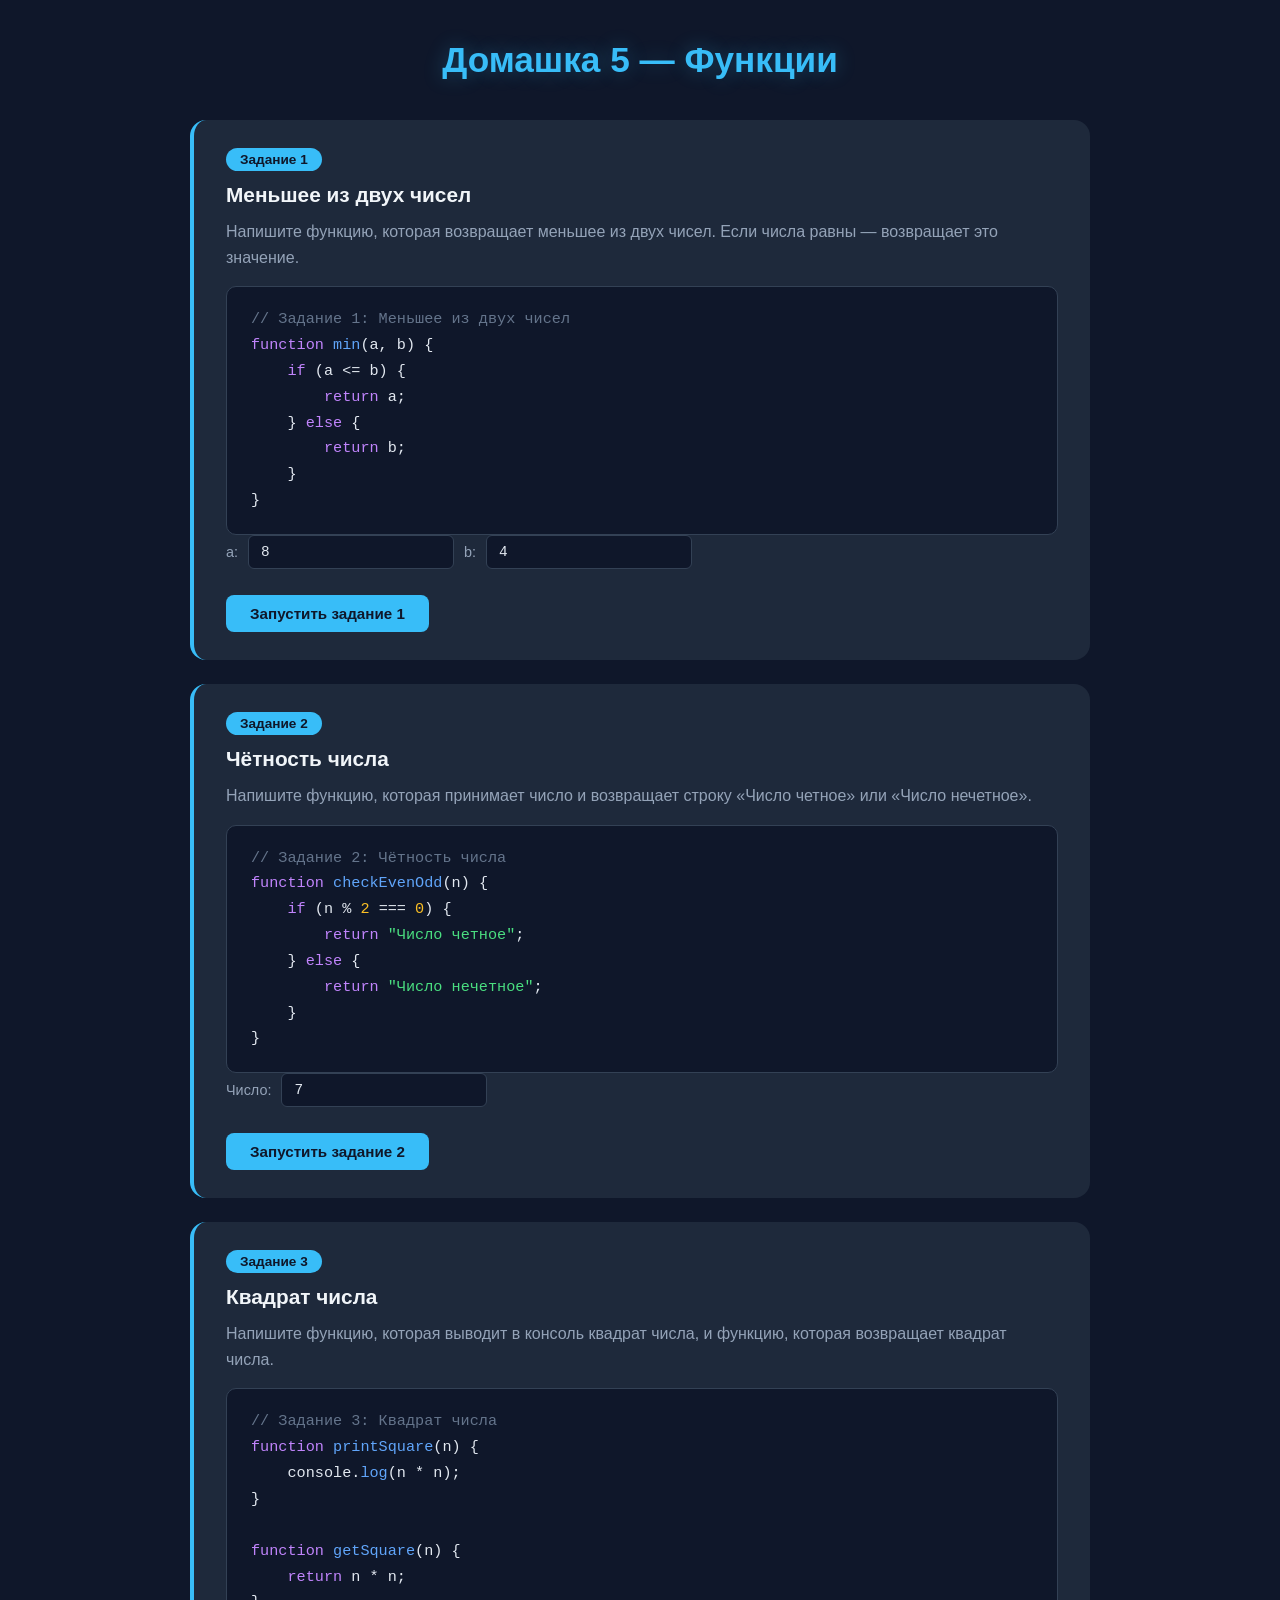
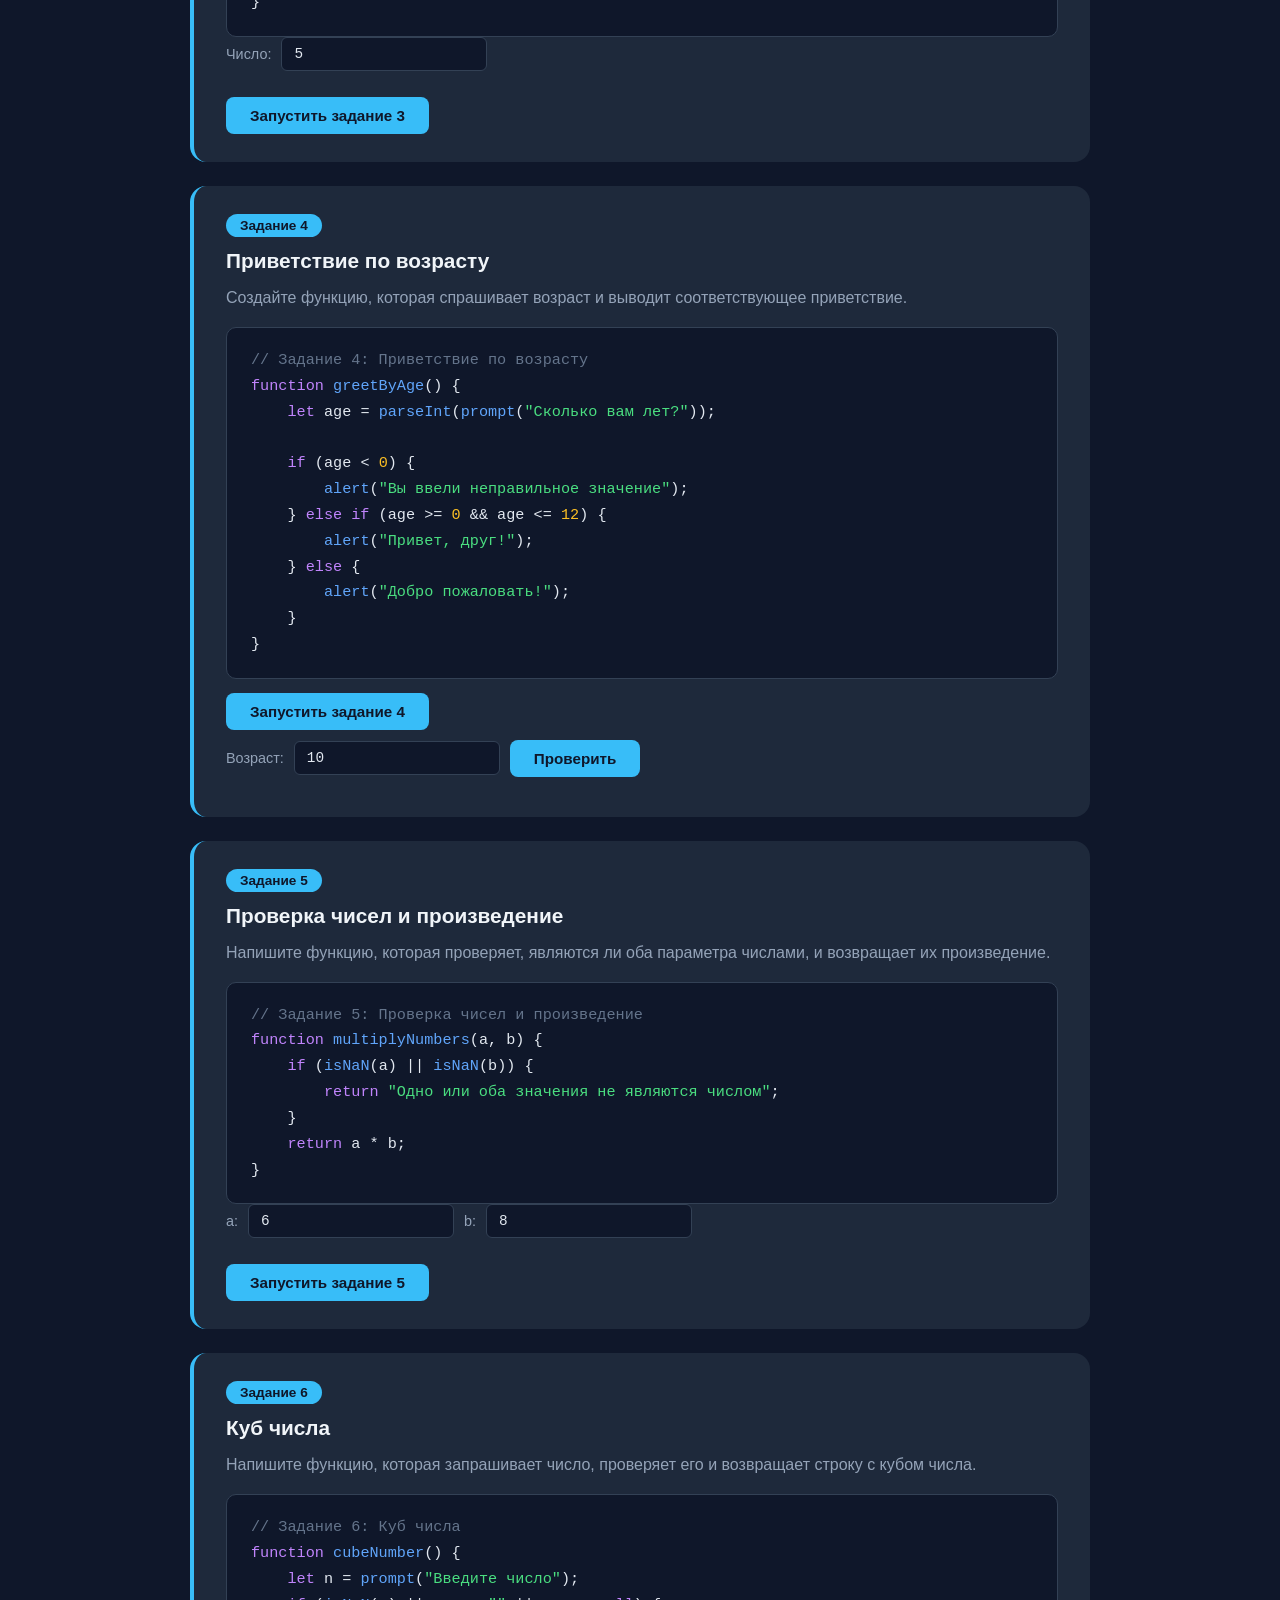
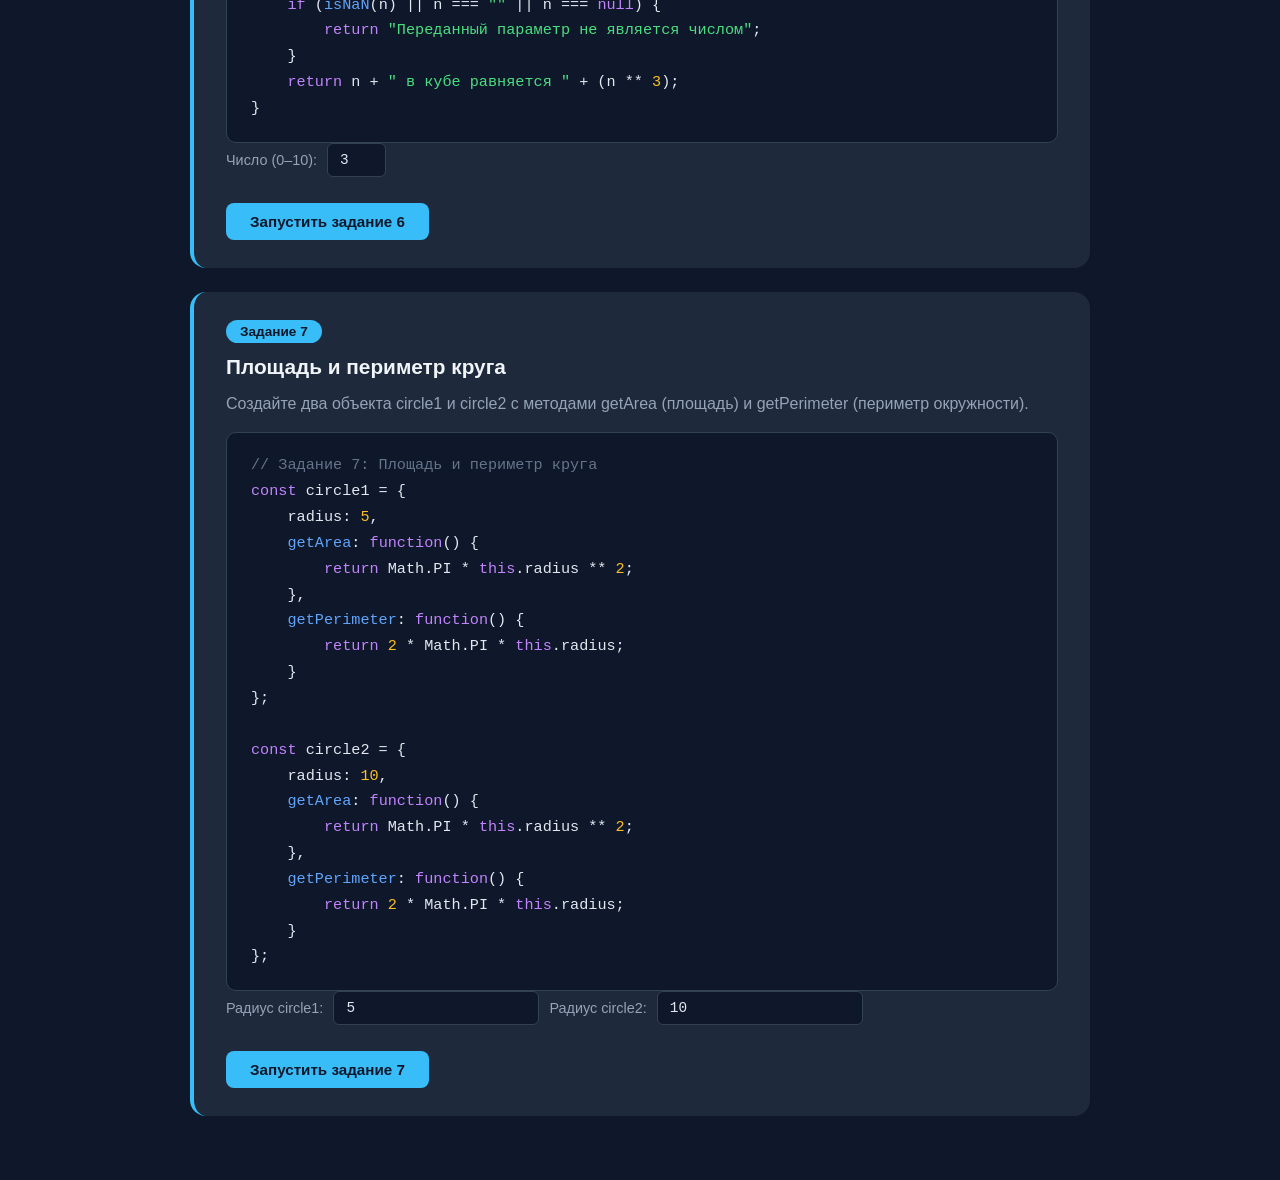
<file: hw5_js_func.html>
<!doctype html>
<html lang="ru">
  <head>
    <meta charset="UTF-8" />
    <meta name="viewport" content="width=device-width, initial-scale=1.0" />
    <title>Домашка 5 — Функции</title>
    <style>
      * {
        margin: 0;
        padding: 0;
        box-sizing: border-box;
      }

      body {
        font-family: "Segoe UI", Tahoma, Geneva, Verdana, sans-serif;
        background-color: #0f172a;
        color: #e2e8f0;
        min-height: 100vh;
        padding: 40px 20px;
      }

      .container {
        max-width: 900px;
        margin: 0 auto;
      }

      h1 {
        text-align: center;
        color: #38bdf8;
        margin-bottom: 40px;
        font-size: 2.2rem;
        text-shadow: 0 0 20px rgba(56, 189, 248, 0.3);
      }

      .task {
        background-color: #1e293b;
        border-radius: 16px;
        padding: 28px 32px;
        margin-bottom: 24px;
        border-left: 4px solid #38bdf8;
        transition:
          transform 0.2s ease,
          box-shadow 0.2s ease;
      }

      .task:hover {
        transform: translateY(-2px);
        box-shadow: 0 8px 30px rgba(0, 0, 0, 0.3);
      }

      .task-number {
        display: inline-block;
        background-color: #38bdf8;
        color: #0f172a;
        font-weight: bold;
        font-size: 0.85rem;
        padding: 4px 14px;
        border-radius: 20px;
        margin-bottom: 12px;
      }

      .task-title {
        font-size: 1.3rem;
        color: #f1f5f9;
        margin-bottom: 12px;
      }

      .task-description {
        color: #94a3b8;
        margin-bottom: 16px;
        line-height: 1.6;
      }

      .code-block {
        background-color: #0f172a;
        border-radius: 10px;
        padding: 20px 24px;
        overflow-x: auto;
        border: 1px solid #334155;
      }

      .code-block pre {
        margin: 0;
        font-family: "Consolas", "Monaco", "Courier New", monospace;
        font-size: 0.95rem;
        line-height: 1.7;
        color: #e2e8f0;
      }

      .code-block .comment {
        color: #64748b;
      }

      .code-block .keyword {
        color: #c084fc;
      }

      .code-block .string {
        color: #4ade80;
      }

      .code-block .function {
        color: #60a5fa;
      }

      .code-block .number {
        color: #fbbf24;
      }

      .result {
        margin-top: 16px;
        padding: 14px 18px;
        background-color: #0f172a;
        border-radius: 10px;
        border: 1px solid #334155;
      }

      .result-label {
        font-size: 0.8rem;
        color: #38bdf8;
        text-transform: uppercase;
        letter-spacing: 1px;
        margin-bottom: 8px;
      }

      .result-output {
        font-family: "Consolas", "Monaco", "Courier New", monospace;
        color: #4ade80;
        font-size: 0.95rem;
        line-height: 1.6;
      }

      .result-output .warn {
        color: #fbbf24;
      }

      .result-output .error {
        color: #f87171;
      }

      .btn {
        display: inline-block;
        margin-top: 14px;
        padding: 10px 24px;
        background-color: #38bdf8;
        color: #0f172a;
        border: none;
        border-radius: 8px;
        font-size: 0.95rem;
        font-weight: 600;
        cursor: pointer;
        transition:
          background-color 0.2s ease,
          transform 0.15s ease;
      }

      .btn:hover {
        background-color: #7dd3fc;
        transform: scale(1.03);
      }

      .btn:active {
        transform: scale(0.98);
      }

      .input-group {
        display: flex;
        flex-wrap: wrap;
        gap: 10px;
        margin-bottom: 12px;
        align-items: center;
      }

      .input-group label {
        color: #94a3b8;
        font-size: 0.9rem;
      }

      .input-group input {
        background-color: #0f172a;
        border: 1px solid #334155;
        border-radius: 6px;
        padding: 8px 12px;
        color: #e2e8f0;
        font-family: "Consolas", "Monaco", "Courier New", monospace;
        font-size: 0.9rem;
        outline: none;
        transition: border-color 0.2s ease;
      }

      .input-group input:focus {
        border-color: #38bdf8;
      }

      .input-group input::placeholder {
        color: #475569;
      }
    </style>
  </head>
  <body>
    <div class="container">
      <h1>Домашка 5 — Функции</h1>

      <!-- Задание 1 -->
      <div class="task">
        <span class="task-number">Задание 1</span>
        <h2 class="task-title">Меньшее из двух чисел</h2>
        <p class="task-description">
          Напишите функцию, которая возвращает меньшее из двух чисел. Если числа
          равны — возвращает это значение.
        </p>
        <div class="code-block">
          <pre><span class="comment">// Задание 1: Меньшее из двух чисел</span>
<span class="keyword">function</span> <span class="function">min</span>(a, b) {
    <span class="keyword">if</span> (a <= b) {
        <span class="keyword">return</span> a;
    } <span class="keyword">else</span> {
        <span class="keyword">return</span> b;
    }
}</pre>
        </div>
        <div class="input-group">
          <label>a:</label>
          <input type="number" id="t1a" value="8" />
          <label>b:</label>
          <input type="number" id="t1b" value="4" />
        </div>
        <button class="btn" onclick="runTask1()">Запустить задание 1</button>
        <div class="result" id="result1" style="display: none">
          <div class="result-label">Результат</div>
          <div class="result-output" id="output1"></div>
        </div>
      </div>

      <!-- Задание 2 -->
      <div class="task">
        <span class="task-number">Задание 2</span>
        <h2 class="task-title">Чётность числа</h2>
        <p class="task-description">
          Напишите функцию, которая принимает число и возвращает строку «Число
          четное» или «Число нечетное».
        </p>
        <div class="code-block">
          <pre><span class="comment">// Задание 2: Чётность числа</span>
<span class="keyword">function</span> <span class="function">checkEvenOdd</span>(n) {
    <span class="keyword">if</span> (n % <span class="number">2</span> === <span class="number">0</span>) {
        <span class="keyword">return</span> <span class="string">"Число четное"</span>;
    } <span class="keyword">else</span> {
        <span class="keyword">return</span> <span class="string">"Число нечетное"</span>;
    }
}</pre>
        </div>
        <div class="input-group">
          <label>Число:</label>
          <input type="number" id="t2n" value="7" />
        </div>
        <button class="btn" onclick="runTask2()">Запустить задание 2</button>
        <div class="result" id="result2" style="display: none">
          <div class="result-label">Результат</div>
          <div class="result-output" id="output2"></div>
        </div>
      </div>

      <!-- Задание 3 -->
      <div class="task">
        <span class="task-number">Задание 3</span>
        <h2 class="task-title">Квадрат числа</h2>
        <p class="task-description">
          Напишите функцию, которая выводит в консоль квадрат числа, и функцию,
          которая возвращает квадрат числа.
        </p>
        <div class="code-block">
          <pre><span class="comment">// Задание 3: Квадрат числа</span>
<span class="keyword">function</span> <span class="function">printSquare</span>(n) {
    console.<span class="function">log</span>(n * n);
}

<span class="keyword">function</span> <span class="function">getSquare</span>(n) {
    <span class="keyword">return</span> n * n;
}</pre>
        </div>
        <div class="input-group">
          <label>Число:</label>
          <input type="number" id="t3n" value="5" />
        </div>
        <button class="btn" onclick="runTask3()">Запустить задание 3</button>
        <div class="result" id="result3" style="display: none">
          <div class="result-label">Результат</div>
          <div class="result-output" id="output3"></div>
        </div>
      </div>

      <!-- Задание 4 -->
      <div class="task">
        <span class="task-number">Задание 4</span>
        <h2 class="task-title">Приветствие по возрасту</h2>
        <p class="task-description">
          Создайте функцию, которая спрашивает возраст и выводит соответствующее
          приветствие.
        </p>
        <div class="code-block">
          <pre><span class="comment">// Задание 4: Приветствие по возрасту</span>
<span class="keyword">function</span> <span class="function">greetByAge</span>() {
    <span class="keyword">let</span> age = <span class="function">parseInt</span>(<span class="function">prompt</span>(<span class="string">"Сколько вам лет?"</span>));

    <span class="keyword">if</span> (age < <span class="number">0</span>) {
        <span class="function">alert</span>(<span class="string">"Вы ввели неправильное значение"</span>);
    } <span class="keyword">else if</span> (age >= <span class="number">0</span> && age <= <span class="number">12</span>) {
        <span class="function">alert</span>(<span class="string">"Привет, друг!"</span>);
    } <span class="keyword">else</span> {
        <span class="function">alert</span>(<span class="string">"Добро пожаловать!"</span>);
    }
}</pre>
        </div>
        <button class="btn" onclick="runTask4()">Запустить задание 4</button>
        <div class="result" id="result4" style="display: none">
          <div class="result-label">Результат</div>
          <div class="result-output" id="output4">
            <span class="warn">Введите возраст в поле ниже (без prompt):</span>
          </div>
        </div>
        <div class="input-group" style="margin-top: 10px">
          <label>Возраст:</label>
          <input type="number" id="t4age" value="10" />
          <button class="btn" onclick="runTask4Alt()" style="margin-top: 0">
            Проверить
          </button>
        </div>
        <div
          class="result"
          id="result4alt"
          style="display: none; margin-top: 10px"
        >
          <div class="result-label">Результат</div>
          <div class="result-output" id="output4alt"></div>
        </div>
      </div>

      <!-- Задание 5 -->
      <div class="task">
        <span class="task-number">Задание 5</span>
        <h2 class="task-title">Проверка чисел и произведение</h2>
        <p class="task-description">
          Напишите функцию, которая проверяет, являются ли оба параметра
          числами, и возвращает их произведение.
        </p>
        <div class="code-block">
          <pre><span class="comment">// Задание 5: Проверка чисел и произведение</span>
<span class="keyword">function</span> <span class="function">multiplyNumbers</span>(a, b) {
    <span class="keyword">if</span> (<span class="function">isNaN</span>(a) || <span class="function">isNaN</span>(b)) {
        <span class="keyword">return</span> <span class="string">"Одно или оба значения не являются числом"</span>;
    }
    <span class="keyword">return</span> a * b;
}</pre>
        </div>
        <div class="input-group">
          <label>a:</label>
          <input type="text" id="t5a" value="6" />
          <label>b:</label>
          <input type="text" id="t5b" value="8" />
        </div>
        <button class="btn" onclick="runTask5()">Запустить задание 5</button>
        <div class="result" id="result5" style="display: none">
          <div class="result-label">Результат</div>
          <div class="result-output" id="output5"></div>
        </div>
      </div>

      <!-- Задание 6 -->
      <div class="task">
        <span class="task-number">Задание 6</span>
        <h2 class="task-title">Куб числа</h2>
        <p class="task-description">
          Напишите функцию, которая запрашивает число, проверяет его и
          возвращает строку с кубом числа.
        </p>
        <div class="code-block">
          <pre><span class="comment">// Задание 6: Куб числа</span>
<span class="keyword">function</span> <span class="function">cubeNumber</span>() {
    <span class="keyword">let</span> n = <span class="function">prompt</span>(<span class="string">"Введите число"</span>);
    <span class="keyword">if</span> (<span class="function">isNaN</span>(n) || n === <span class="string">""</span> || n === <span class="keyword">null</span>) {
        <span class="keyword">return</span> <span class="string">"Переданный параметр не является числом"</span>;
    }
    <span class="keyword">return</span> n + <span class="string">" в кубе равняется "</span> + (n ** <span class="number">3</span>);
}</pre>
        </div>
        <div class="input-group">
          <label>Число (0–10):</label>
          <input type="number" id="t6n" value="3" min="0" max="10" />
        </div>
        <button class="btn" onclick="runTask6()">Запустить задание 6</button>
        <div class="result" id="result6" style="display: none">
          <div class="result-label">Результат</div>
          <div class="result-output" id="output6"></div>
        </div>
      </div>

      <!-- Задание 7 -->
      <div class="task">
        <span class="task-number">Задание 7</span>
        <h2 class="task-title">Площадь и периметр круга</h2>
        <p class="task-description">
          Создайте два объекта circle1 и circle2 с методами getArea (площадь) и
          getPerimeter (периметр окружности).
        </p>
        <div class="code-block">
          <pre><span class="comment">// Задание 7: Площадь и периметр круга</span>
<span class="keyword">const</span> circle1 = {
    radius: <span class="number">5</span>,
    <span class="function">getArea</span>: <span class="keyword">function</span>() {
        <span class="keyword">return</span> Math.PI * <span class="keyword">this</span>.radius ** <span class="number">2</span>;
    },
    <span class="function">getPerimeter</span>: <span class="keyword">function</span>() {
        <span class="keyword">return</span> <span class="number">2</span> * Math.PI * <span class="keyword">this</span>.radius;
    }
};

<span class="keyword">const</span> circle2 = {
    radius: <span class="number">10</span>,
    <span class="function">getArea</span>: <span class="keyword">function</span>() {
        <span class="keyword">return</span> Math.PI * <span class="keyword">this</span>.radius ** <span class="number">2</span>;
    },
    <span class="function">getPerimeter</span>: <span class="keyword">function</span>() {
        <span class="keyword">return</span> <span class="number">2</span> * Math.PI * <span class="keyword">this</span>.radius;
    }
};</pre>
        </div>
        <div class="input-group">
          <label>Радиус circle1:</label>
          <input type="number" id="t7r1" value="5" step="0.1" />
          <label>Радиус circle2:</label>
          <input type="number" id="t7r2" value="10" step="0.1" />
        </div>
        <button class="btn" onclick="runTask7()">Запустить задание 7</button>
        <div class="result" id="result7" style="display: none">
          <div class="result-label">Результат</div>
          <div class="result-output" id="output7"></div>
        </div>
      </div>
    </div>

    <script>
      // ==Задание 1 ==
      function min(a, b) {
        if (a <= b) {
          return a;
        } else {
          return b;
        }
      }

      function runTask1() {
        let a = Number(document.getElementById("t1a").value);
        let b = Number(document.getElementById("t1b").value);
        let result = min(a, b);
        document.getElementById("result1").style.display = "block";
        document.getElementById("output1").innerHTML =
          "min(" + a + ", " + b + ") = " + result;
      }

      // == Задание 2 ==
      function checkEvenOdd(n) {
        if (n % 2 === 0) {
          return "Число четное";
        } else {
          return "Число нечетное";
        }
      }

      function runTask2() {
        let n = Number(document.getElementById("t2n").value);
        let result = checkEvenOdd(n);
        document.getElementById("result2").style.display = "block";
        document.getElementById("output2").innerHTML = result;
      }

      // == Задание 3 ==
      function printSquare(n) {
        console.log(n * n);
        return n * n;
      }

      function getSquare(n) {
        return n * n;
      }

      function runTask3() {
        let n = Number(document.getElementById("t3n").value);
        let sq = getSquare(n);
        printSquare(n);
        document.getElementById("result3").style.display = "block";
        document.getElementById("output3").innerHTML =
          "printSquare(" +
          n +
          ") вывела в консоль: " +
          sq +
          "<br>" +
          "getSquare(" +
          n +
          ") вернула: " +
          sq;
      }

      // === Задание 4 ===
      function greetByAge() {
        let age = parseInt(prompt("Сколько вам лет?"));
        if (age < 0) {
          alert("Вы ввели неправильное значение");
        } else if (age >= 0 && age <= 12) {
          alert("Привет, друг!");
        } else {
          alert("Добро пожаловать!");
        }
      }

      function runTask4() {
        document.getElementById("result4").style.display = "block";
        greetByAge();
      }

      function runTask4Alt() {
        let age = Number(document.getElementById("t4age").value);
        let result;
        if (age < 0) {
          result = "Вы ввели неправильное значение";
        } else if (age >= 0 && age <= 12) {
          result = "Привет, друг!";
        } else {
          result = "Добро пожаловать!";
        }
        document.getElementById("result4alt").style.display = "block";
        document.getElementById("output4alt").innerHTML = result;
      }

      // === Задание 5 ===
      function multiplyNumbers(a, b) {
        if (isNaN(a) || isNaN(b)) {
          return "Одно или оба значения не являются числом";
        }
        return a * b;
      }

      function runTask5() {
        let a = document.getElementById("t5a").value;
        let b = document.getElementById("t5b").value;
        let numA = Number(a);
        let numB = Number(b);
        let result = multiplyNumbers(numA, numB);
        document.getElementById("result5").style.display = "block";
        if (typeof result === "string") {
          document.getElementById("output5").innerHTML =
            '<span class="warn">' + result + "</span>";
        } else {
          document.getElementById("output5").innerHTML =
            a + " × " + b + " = " + result;
        }
      }

      // === Задание 6 ==
      function cubeNumberInput(n) {
        if (isNaN(n) || n === "" || n === null) {
          return "Переданный параметр не является числом";
        }
        return n + " в кубе равняется " + n ** 3;
      }

      function runTask6() {
        let n = document.getElementById("t6n").value;
        let result = cubeNumberInput(n);
        document.getElementById("result6").style.display = "block";
        document.getElementById("output6").innerHTML = result;
      }

      // === Задание 7 ==
      function runTask7() {
        let r1 = Number(document.getElementById("t7r1").value);
        let r2 = Number(document.getElementById("t7r2").value);

        const circle1 = {
          radius: r1,
          getArea: function () {
            return Math.PI * this.radius ** 2;
          },
          getPerimeter: function () {
            return 2 * Math.PI * this.radius;
          },
        };

        const circle2 = {
          radius: r2,
          getArea: function () {
            return Math.PI * this.radius ** 2;
          },
          getPerimeter: function () {
            return 2 * Math.PI * this.radius;
          },
        };

        let output = [];
        output.push("circle1 (r = " + r1 + "):");
        output.push("  Площадь: " + circle1.getArea().toFixed(2));
        output.push("  Периметр: " + circle1.getPerimeter().toFixed(2));
        output.push("");
        output.push("circle2 (r = " + r2 + "):");
        output.push("  Площадь: " + circle2.getArea().toFixed(2));
        output.push("  Периметр: " + circle2.getPerimeter().toFixed(2));

        document.getElementById("result7").style.display = "block";
        document.getElementById("output7").innerHTML = output.join("<br>");
      }
    </script>
  </body>
</html>
</file>
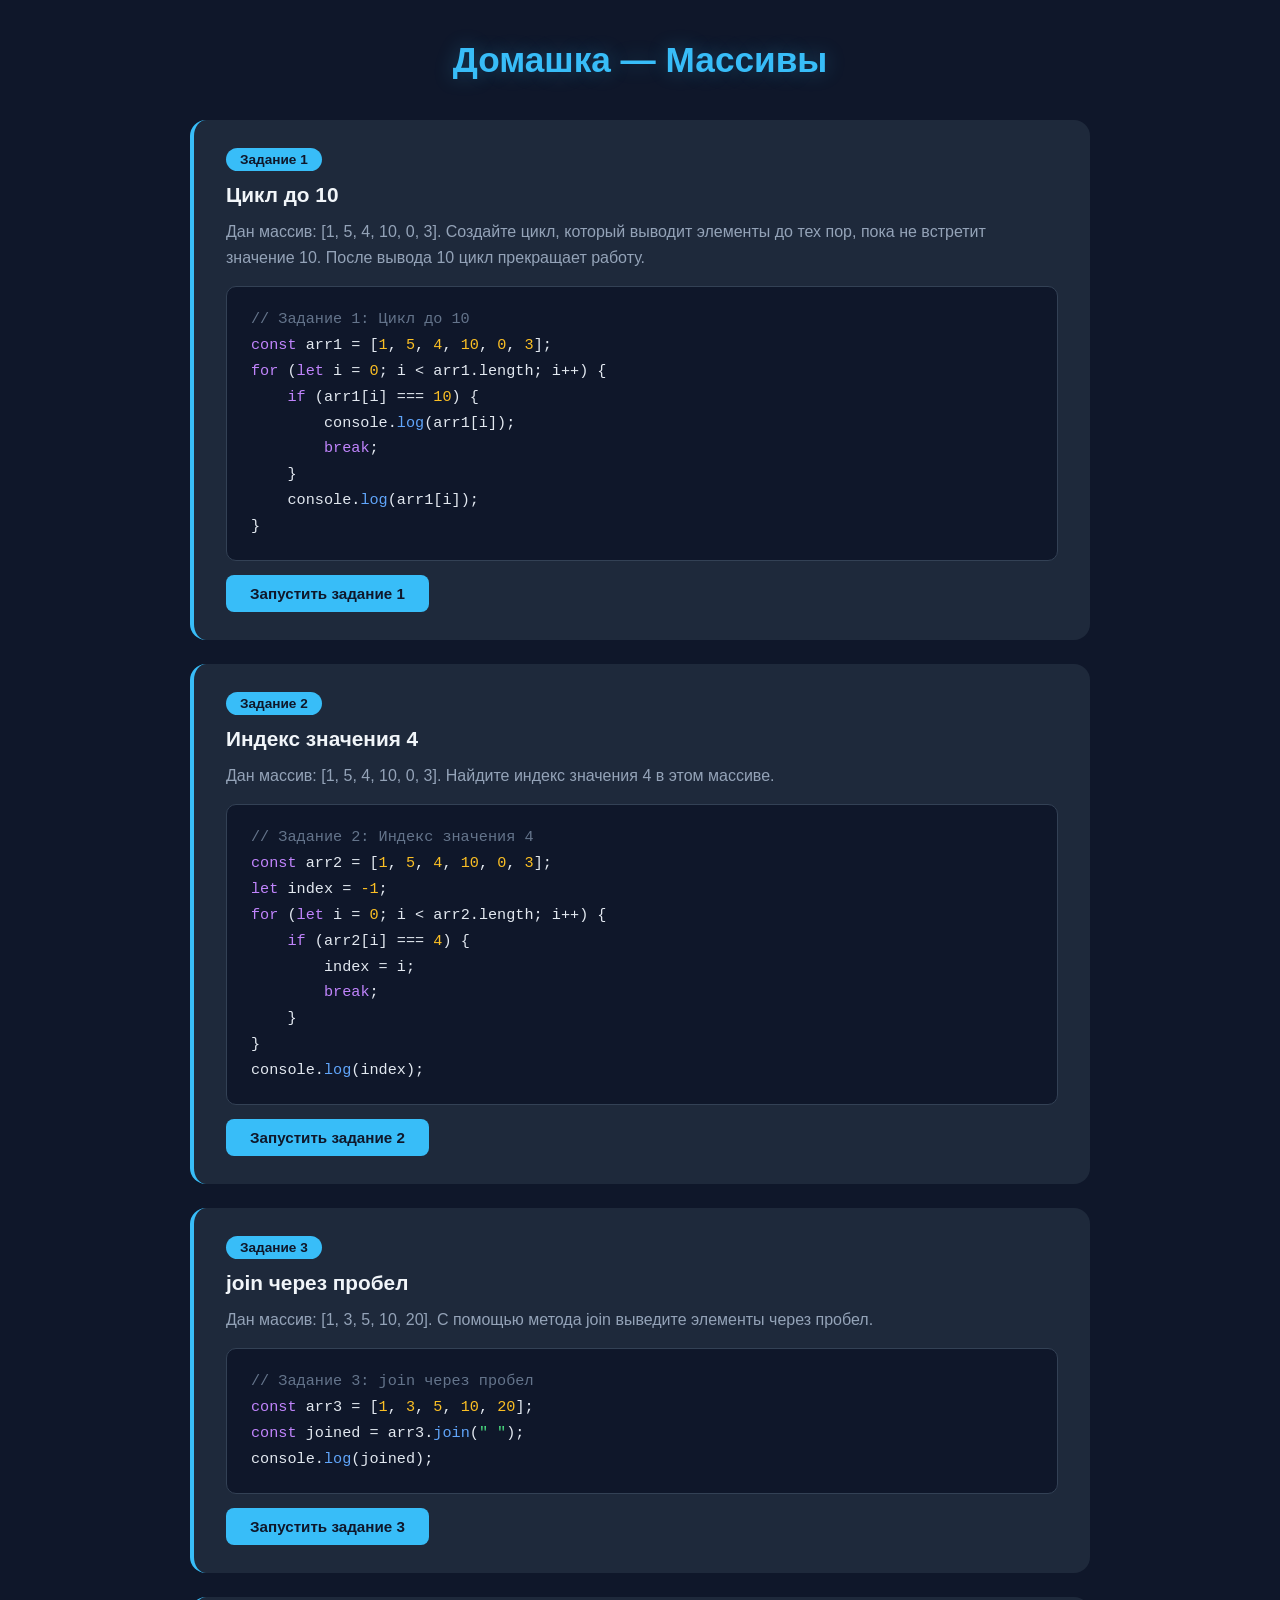
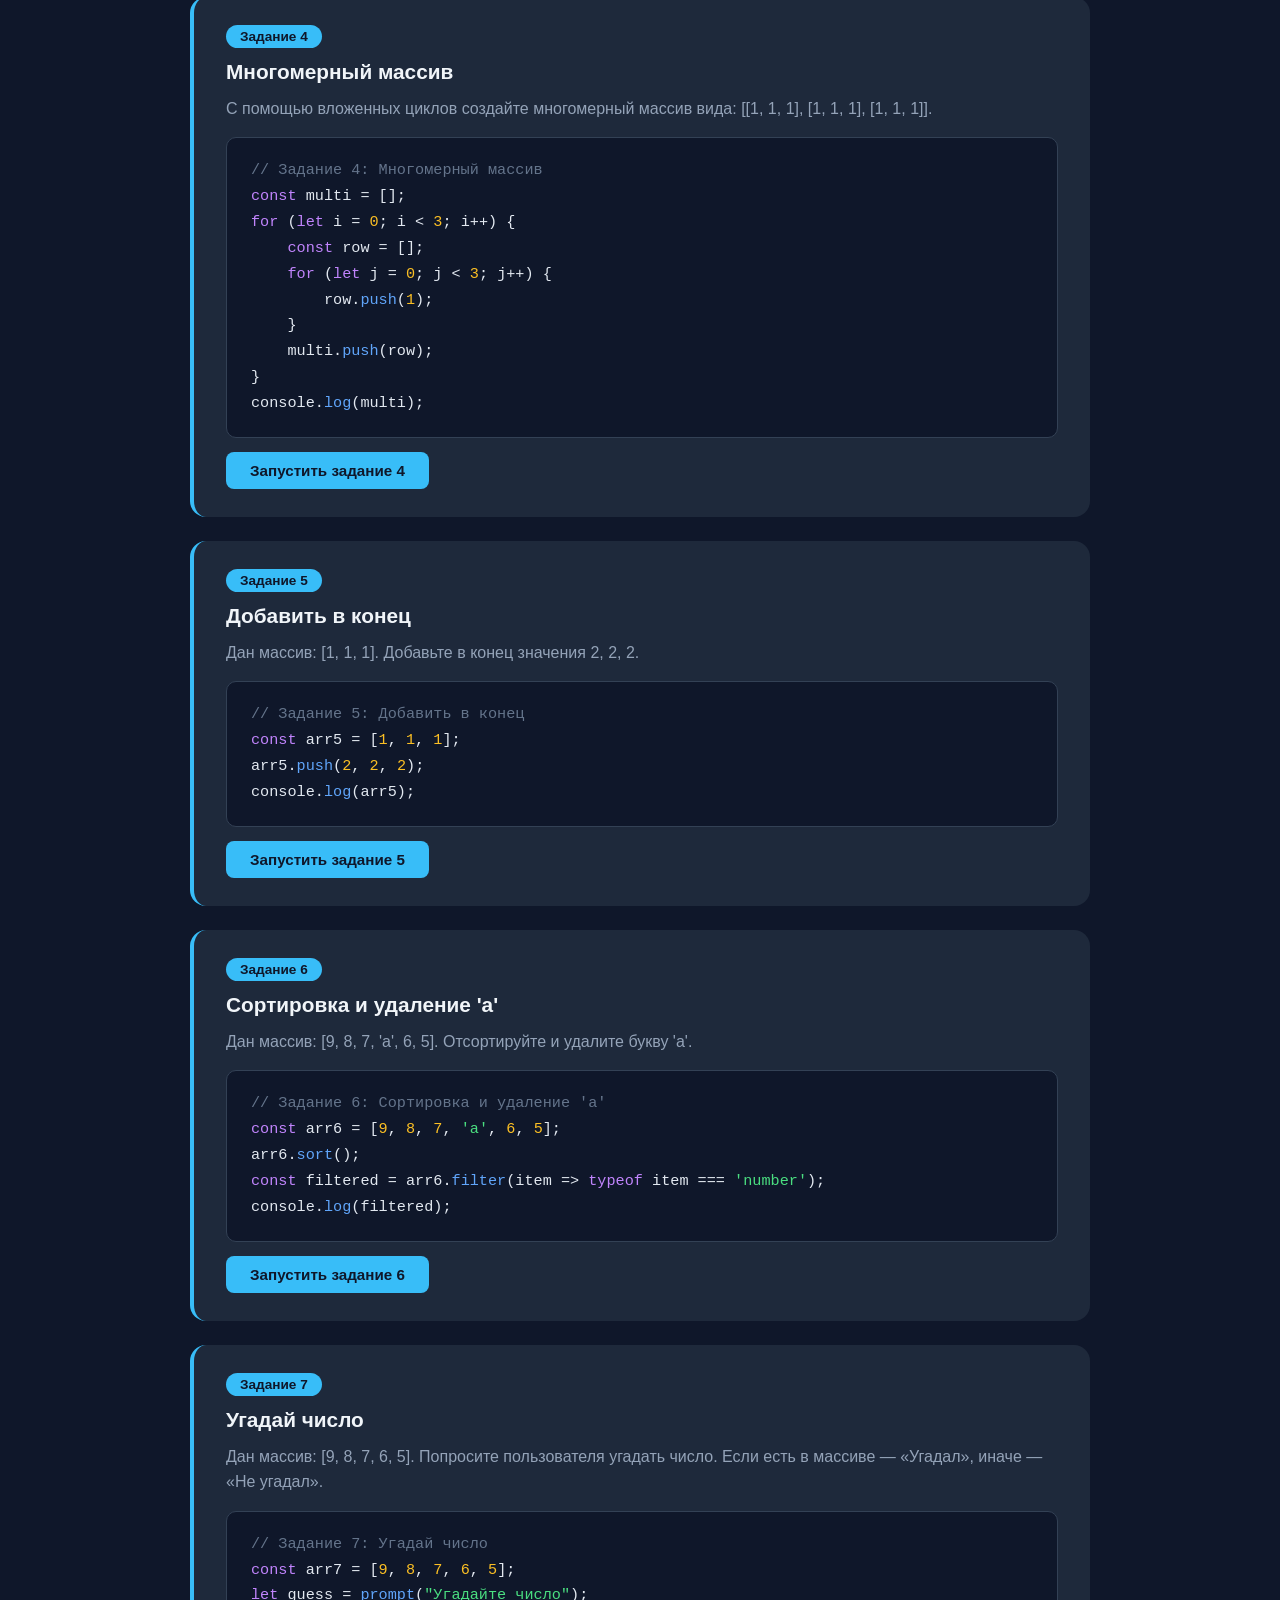
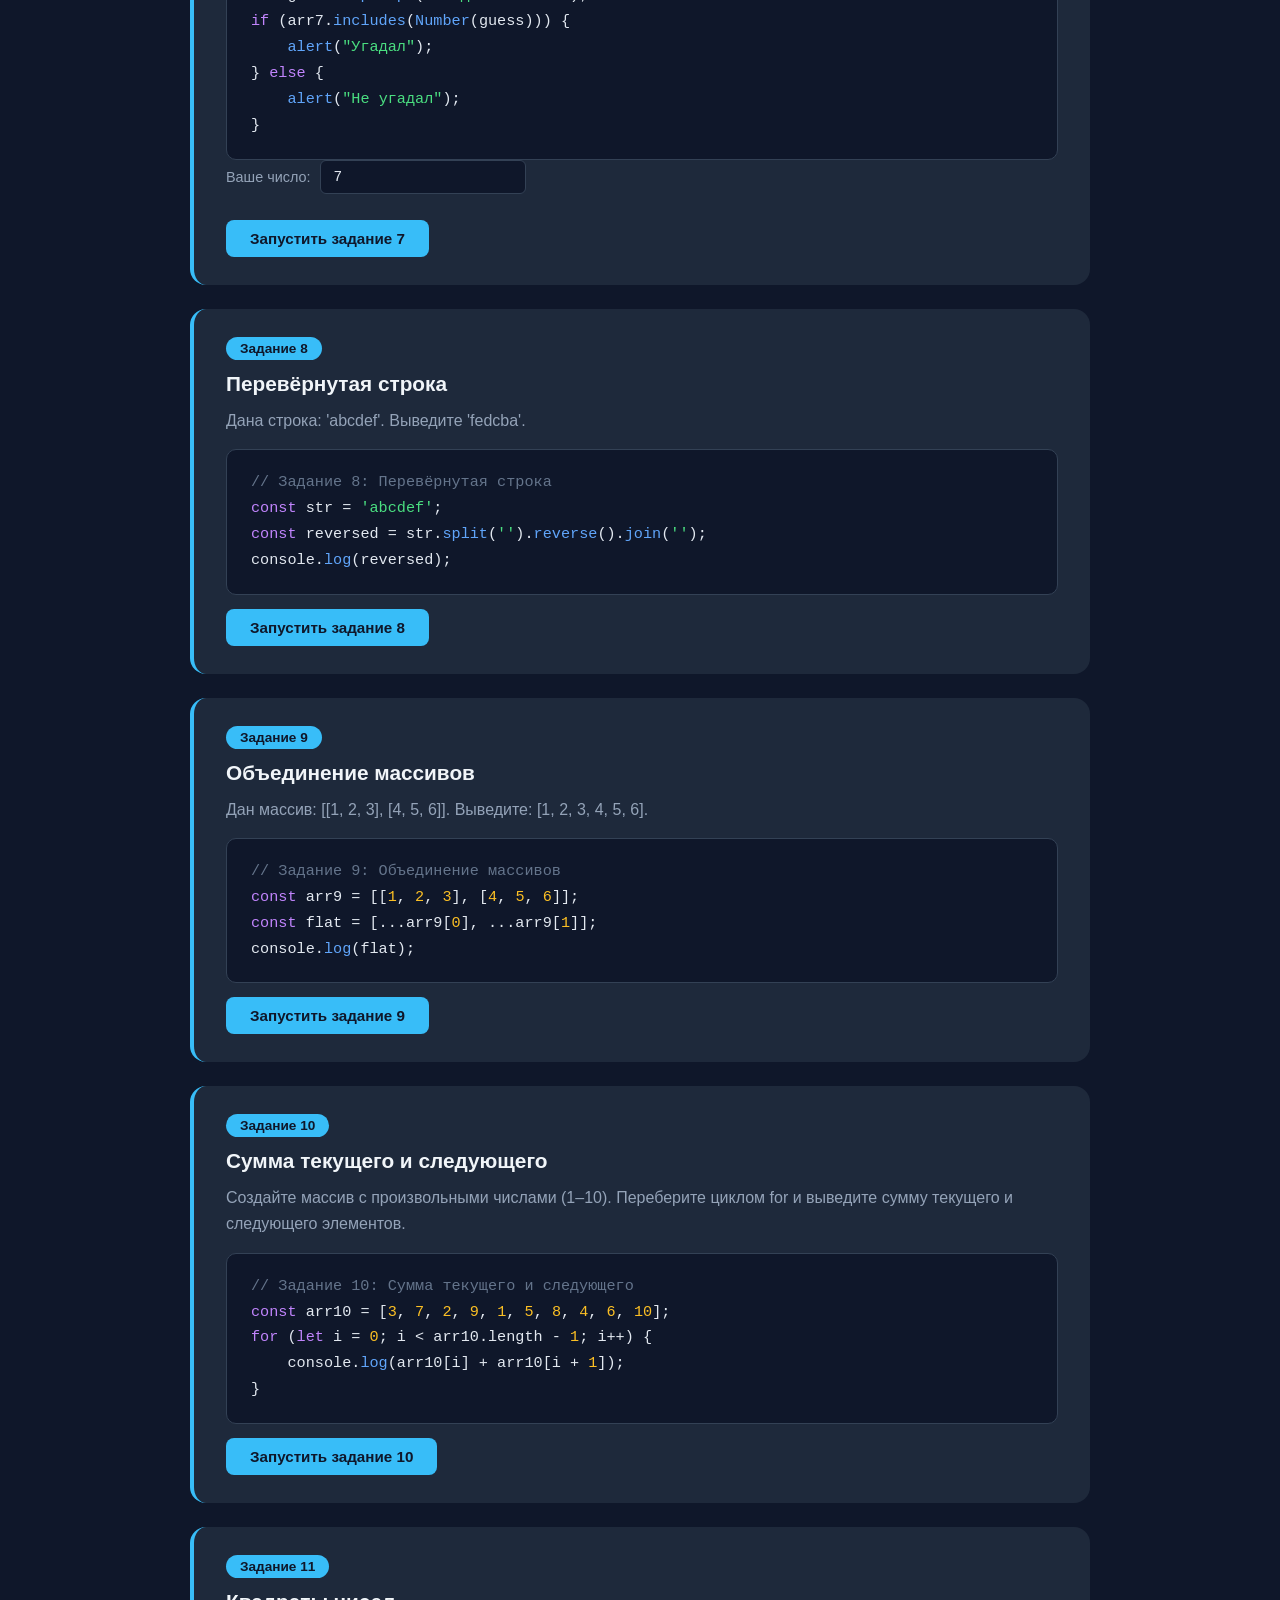
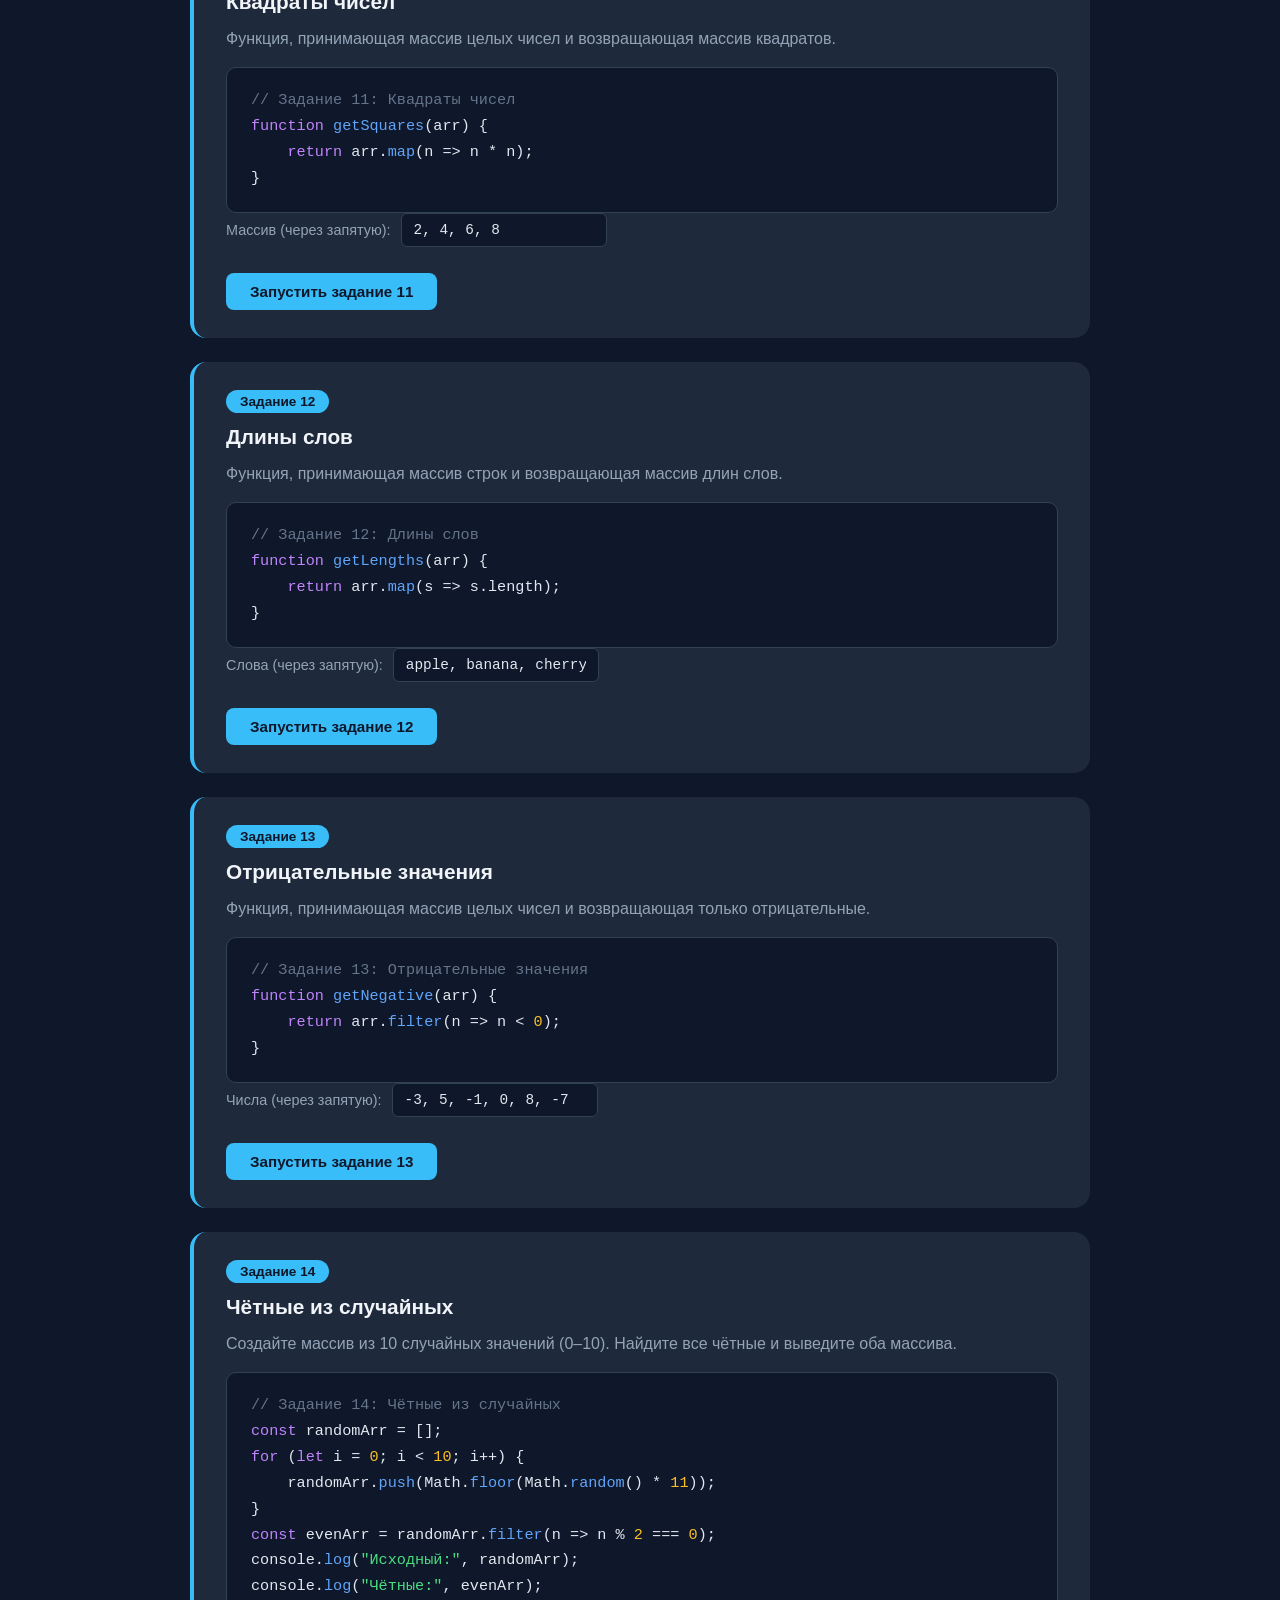
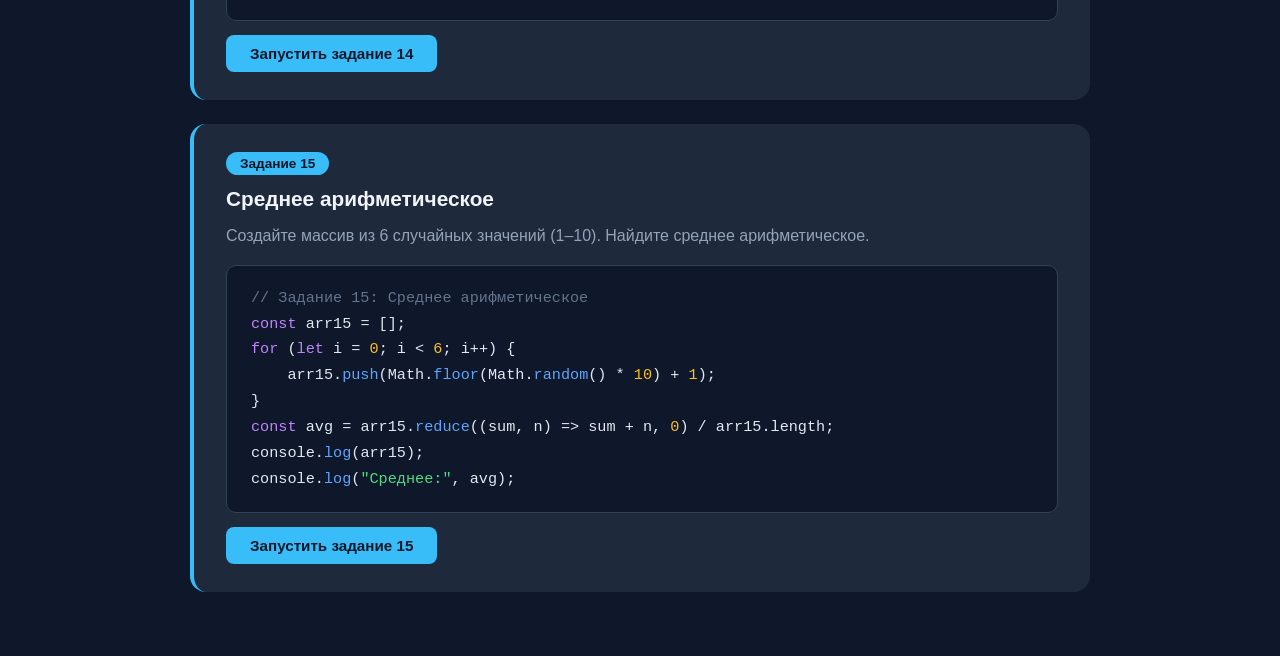
<file: hw6_arrays.html>
<!DOCTYPE html>
<html lang="ru">
<head>
    <meta charset="UTF-8" />
    <meta name="viewport" content="width=device-width, initial-scale=1.0" />
    <title>Домашка — Массивы</title>
    <style>
      * {
        margin: 0;
        padding: 0;
        box-sizing: border-box;
      }

      body {
        font-family: "Segoe UI", Tahoma, Geneva, Verdana, sans-serif;
        background-color: #0f172a;
        color: #e2e8f0;
        min-height: 100vh;
        padding: 40px 20px;
      }

      .container {
        max-width: 900px;
        margin: 0 auto;
      }

      h1 {
        text-align: center;
        color: #38bdf8;
        margin-bottom: 40px;
        font-size: 2.2rem;
        text-shadow: 0 0 20px rgba(56, 189, 248, 0.3);
      }

      .task {
        background-color: #1e293b;
        border-radius: 16px;
        padding: 28px 32px;
        margin-bottom: 24px;
        border-left: 4px solid #38bdf8;
        transition:
          transform 0.2s ease,
          box-shadow 0.2s ease;
      }

      .task:hover {
        transform: translateY(-2px);
        box-shadow: 0 8px 30px rgba(0, 0, 0, 0.3);
      }

      .task-number {
        display: inline-block;
        background-color: #38bdf8;
        color: #0f172a;
        font-weight: bold;
        font-size: 0.85rem;
        padding: 4px 14px;
        border-radius: 20px;
        margin-bottom: 12px;
      }

      .task-title {
        font-size: 1.3rem;
        color: #f1f5f9;
        margin-bottom: 12px;
      }

      .task-description {
        color: #94a3b8;
        margin-bottom: 16px;
        line-height: 1.6;
      }

      .code-block {
        background-color: #0f172a;
        border-radius: 10px;
        padding: 20px 24px;
        overflow-x: auto;
        border: 1px solid #334155;
      }

      .code-block pre {
        margin: 0;
        font-family: "Consolas", "Monaco", "Courier New", monospace;
        font-size: 0.95rem;
        line-height: 1.7;
        color: #e2e8f0;
      }

      .code-block .comment {
        color: #64748b;
      }

      .code-block .keyword {
        color: #c084fc;
      }

      .code-block .string {
        color: #4ade80;
      }

      .code-block .function {
        color: #60a5fa;
      }

      .code-block .number {
        color: #fbbf24;
      }

      .result {
        margin-top: 16px;
        padding: 14px 18px;
        background-color: #0f172a;
        border-radius: 10px;
        border: 1px solid #334155;
      }

      .result-label {
        font-size: 0.8rem;
        color: #38bdf8;
        text-transform: uppercase;
        letter-spacing: 1px;
        margin-bottom: 8px;
      }

      .result-output {
        font-family: "Consolas", "Monaco", "Courier New", monospace;
        color: #4ade80;
        font-size: 0.95rem;
        line-height: 1.6;
      }

      .result-output .warn {
        color: #fbbf24;
      }

      .result-output .error {
        color: #f87171;
      }

      .btn {
        display: inline-block;
        margin-top: 14px;
        padding: 10px 24px;
        background-color: #38bdf8;
        color: #0f172a;
        border: none;
        border-radius: 8px;
        font-size: 0.95rem;
        font-weight: 600;
        cursor: pointer;
        transition:
          background-color 0.2s ease,
          transform 0.15s ease;
      }

      .btn:hover {
        background-color: #7dd3fc;
        transform: scale(1.03);
      }

      .btn:active {
        transform: scale(0.98);
      }

      .input-group {
        display: flex;
        flex-wrap: wrap;
        gap: 10px;
        margin-bottom: 12px;
        align-items: center;
      }

      .input-group label {
        color: #94a3b8;
        font-size: 0.9rem;
      }

      .input-group input {
        background-color: #0f172a;
        border: 1px solid #334155;
        border-radius: 6px;
        padding: 8px 12px;
        color: #e2e8f0;
        font-family: "Consolas", "Monaco", "Courier New", monospace;
        font-size: 0.9rem;
        outline: none;
        transition: border-color 0.2s ease;
      }

      .input-group input:focus {
        border-color: #38bdf8;
      }

      .input-group input::placeholder {
        color: #475569;
      }

      .console-log {
        color: #fbbf24;
      }
    </style>
</head>
<body>
    <div class="container">
        <h1>Домашка — Массивы</h1>

        <!-- Задание 1 -->
        <div class="task">
            <span class="task-number">Задание 1</span>
            <h2 class="task-title">Цикл до 10</h2>
            <p class="task-description">
                Дан массив: [1, 5, 4, 10, 0, 3]. Создайте цикл, который выводит элементы до тех пор, пока не встретит значение 10. После вывода 10 цикл прекращает работу.
            </p>
            <div class="code-block">
<pre><span class="comment">// Задание 1: Цикл до 10</span>
<span class="keyword">const</span> arr1 = [<span class="number">1</span>, <span class="number">5</span>, <span class="number">4</span>, <span class="number">10</span>, <span class="number">0</span>, <span class="number">3</span>];
<span class="keyword">for</span> (<span class="keyword">let</span> i = <span class="number">0</span>; i < arr1.length; i++) {
    <span class="keyword">if</span> (arr1[i] === <span class="number">10</span>) {
        console.<span class="function">log</span>(arr1[i]);
        <span class="keyword">break</span>;
    }
    console.<span class="function">log</span>(arr1[i]);
}</pre>
            </div>
            <button class="btn" onclick="runTask1()">Запустить задание 1</button>
            <div class="result" id="result1" style="display:none">
                <div class="result-label">Результат (консоль)</div>
                <div class="result-output" id="output1"></div>
            </div>
        </div>

        <!-- Задание 2 -->
        <div class="task">
            <span class="task-number">Задание 2</span>
            <h2 class="task-title">Индекс значения 4</h2>
            <p class="task-description">
                Дан массив: [1, 5, 4, 10, 0, 3]. Найдите индекс значения 4 в этом массиве.
            </p>
            <div class="code-block">
<pre><span class="comment">// Задание 2: Индекс значения 4</span>
<span class="keyword">const</span> arr2 = [<span class="number">1</span>, <span class="number">5</span>, <span class="number">4</span>, <span class="number">10</span>, <span class="number">0</span>, <span class="number">3</span>];
<span class="keyword">let</span> index = <span class="number">-1</span>;
<span class="keyword">for</span> (<span class="keyword">let</span> i = <span class="number">0</span>; i < arr2.length; i++) {
    <span class="keyword">if</span> (arr2[i] === <span class="number">4</span>) {
        index = i;
        <span class="keyword">break</span>;
    }
}
console.<span class="function">log</span>(index);</pre>
            </div>
            <button class="btn" onclick="runTask2()">Запустить задание 2</button>
            <div class="result" id="result2" style="display:none">
                <div class="result-label">Результат</div>
                <div class="result-output" id="output2"></div>
            </div>
        </div>

        <!-- Задание 3 -->
        <div class="task">
            <span class="task-number">Задание 3</span>
            <h2 class="task-title">join через пробел</h2>
            <p class="task-description">
                Дан массив: [1, 3, 5, 10, 20]. С помощью метода join выведите элементы через пробел.
            </p>
            <div class="code-block">
<pre><span class="comment">// Задание 3: join через пробел</span>
<span class="keyword">const</span> arr3 = [<span class="number">1</span>, <span class="number">3</span>, <span class="number">5</span>, <span class="number">10</span>, <span class="number">20</span>];
<span class="keyword">const</span> joined = arr3.<span class="function">join</span>(<span class="string">" "</span>);
console.<span class="function">log</span>(joined);</pre>
            </div>
            <button class="btn" onclick="runTask3()">Запустить задание 3</button>
            <div class="result" id="result3" style="display:none">
                <div class="result-label">Результат</div>
                <div class="result-output" id="output3"></div>
            </div>
        </div>

        <!-- Задание 4 -->
        <div class="task">
            <span class="task-number">Задание 4</span>
            <h2 class="task-title">Многомерный массив</h2>
            <p class="task-description">
                С помощью вложенных циклов создайте многомерный массив вида: [[1, 1, 1], [1, 1, 1], [1, 1, 1]].
            </p>
            <div class="code-block">
<pre><span class="comment">// Задание 4: Многомерный массив</span>
<span class="keyword">const</span> multi = [];
<span class="keyword">for</span> (<span class="keyword">let</span> i = <span class="number">0</span>; i < <span class="number">3</span>; i++) {
    <span class="keyword">const</span> row = [];
    <span class="keyword">for</span> (<span class="keyword">let</span> j = <span class="number">0</span>; j < <span class="number">3</span>; j++) {
        row.<span class="function">push</span>(<span class="number">1</span>);
    }
    multi.<span class="function">push</span>(row);
}
console.<span class="function">log</span>(multi);</pre>
            </div>
            <button class="btn" onclick="runTask4()">Запустить задание 4</button>
            <div class="result" id="result4" style="display:none">
                <div class="result-label">Результат</div>
                <div class="result-output" id="output4"></div>
            </div>
        </div>

        <!-- Задание 5 -->
        <div class="task">
            <span class="task-number">Задание 5</span>
            <h2 class="task-title">Добавить в конец</h2>
            <p class="task-description">
                Дан массив: [1, 1, 1]. Добавьте в конец значения 2, 2, 2.
            </p>
            <div class="code-block">
<pre><span class="comment">// Задание 5: Добавить в конец</span>
<span class="keyword">const</span> arr5 = [<span class="number">1</span>, <span class="number">1</span>, <span class="number">1</span>];
arr5.<span class="function">push</span>(<span class="number">2</span>, <span class="number">2</span>, <span class="number">2</span>);
console.<span class="function">log</span>(arr5);</pre>
            </div>
            <button class="btn" onclick="runTask5()">Запустить задание 5</button>
            <div class="result" id="result5" style="display:none">
                <div class="result-label">Результат</div>
                <div class="result-output" id="output5"></div>
            </div>
        </div>

        <!-- Задание 6 -->
        <div class="task">
            <span class="task-number">Задание 6</span>
            <h2 class="task-title">Сортировка и удаление 'a'</h2>
            <p class="task-description">
                Дан массив: [9, 8, 7, 'a', 6, 5]. Отсортируйте и удалите букву 'a'.
            </p>
            <div class="code-block">
<pre><span class="comment">// Задание 6: Сортировка и удаление 'a'</span>
<span class="keyword">const</span> arr6 = [<span class="number">9</span>, <span class="number">8</span>, <span class="number">7</span>, <span class="string">'a'</span>, <span class="number">6</span>, <span class="number">5</span>];
arr6.<span class="function">sort</span>();
<span class="keyword">const</span> filtered = arr6.<span class="function">filter</span>(item => <span class="keyword">typeof</span> item === <span class="string">'number'</span>);
console.<span class="function">log</span>(filtered);</pre>
            </div>
            <button class="btn" onclick="runTask6()">Запустить задание 6</button>
            <div class="result" id="result6" style="display:none">
                <div class="result-label">Результат</div>
                <div class="result-output" id="output6"></div>
            </div>
        </div>

        <!-- Задание 7 -->
        <div class="task">
            <span class="task-number">Задание 7</span>
            <h2 class="task-title">Угадай число</h2>
            <p class="task-description">
                Дан массив: [9, 8, 7, 6, 5]. Попросите пользователя угадать число. Если есть в массиве — «Угадал», иначе — «Не угадал».
            </p>
            <div class="code-block">
<pre><span class="comment">// Задание 7: Угадай число</span>
<span class="keyword">const</span> arr7 = [<span class="number">9</span>, <span class="number">8</span>, <span class="number">7</span>, <span class="number">6</span>, <span class="number">5</span>];
<span class="keyword">let</span> guess = <span class="function">prompt</span>(<span class="string">"Угадайте число"</span>);
<span class="keyword">if</span> (arr7.<span class="function">includes</span>(<span class="function">Number</span>(guess))) {
    <span class="function">alert</span>(<span class="string">"Угадал"</span>);
} <span class="keyword">else</span> {
    <span class="function">alert</span>(<span class="string">"Не угадал"</span>);
}</pre>
            </div>
            <div class="input-group">
                <label>Ваше число:</label>
                <input type="number" id="t7guess" value="7" />
            </div>
            <button class="btn" onclick="runTask7()">Запустить задание 7</button>
            <div class="result" id="result7" style="display:none">
                <div class="result-label">Результат</div>
                <div class="result-output" id="output7"></div>
            </div>
        </div>

        <!-- Задание 8 -->
        <div class="task">
            <span class="task-number">Задание 8</span>
            <h2 class="task-title">Перевёрнутая строка</h2>
            <p class="task-description">
                Дана строка: 'abcdef'. Выведите 'fedcba'.
            </p>
            <div class="code-block">
<pre><span class="comment">// Задание 8: Перевёрнутая строка</span>
<span class="keyword">const</span> str = <span class="string">'abcdef'</span>;
<span class="keyword">const</span> reversed = str.<span class="function">split</span>(<span class="string">''</span>).<span class="function">reverse</span>().<span class="function">join</span>(<span class="string">''</span>);
console.<span class="function">log</span>(reversed);</pre>
            </div>
            <button class="btn" onclick="runTask8()">Запустить задание 8</button>
            <div class="result" id="result8" style="display:none">
                <div class="result-label">Результат</div>
                <div class="result-output" id="output8"></div>
            </div>
        </div>

        <!-- Задание 9 -->
        <div class="task">
            <span class="task-number">Задание 9</span>
            <h2 class="task-title">Объединение массивов</h2>
            <p class="task-description">
                Дан массив: [[1, 2, 3], [4, 5, 6]]. Выведите: [1, 2, 3, 4, 5, 6].
            </p>
            <div class="code-block">
<pre><span class="comment">// Задание 9: Объединение массивов</span>
<span class="keyword">const</span> arr9 = [[<span class="number">1</span>, <span class="number">2</span>, <span class="number">3</span>], [<span class="number">4</span>, <span class="number">5</span>, <span class="number">6</span>]];
<span class="keyword">const</span> flat = [...arr9[<span class="number">0</span>], ...arr9[<span class="number">1</span>]];
console.<span class="function">log</span>(flat);</pre>
            </div>
            <button class="btn" onclick="runTask9()">Запустить задание 9</button>
            <div class="result" id="result9" style="display:none">
                <div class="result-label">Результат</div>
                <div class="result-output" id="output9"></div>
            </div>
        </div>

        <!-- Задание 10 -->
        <div class="task">
            <span class="task-number">Задание 10</span>
            <h2 class="task-title">Сумма текущего и следующего</h2>
            <p class="task-description">
                Создайте массив с произвольными числами (1–10). Переберите циклом for и выведите сумму текущего и следующего элементов.
            </p>
            <div class="code-block">
<pre><span class="comment">// Задание 10: Сумма текущего и следующего</span>
<span class="keyword">const</span> arr10 = [<span class="number">3</span>, <span class="number">7</span>, <span class="number">2</span>, <span class="number">9</span>, <span class="number">1</span>, <span class="number">5</span>, <span class="number">8</span>, <span class="number">4</span>, <span class="number">6</span>, <span class="number">10</span>];
<span class="keyword">for</span> (<span class="keyword">let</span> i = <span class="number">0</span>; i < arr10.length - <span class="number">1</span>; i++) {
    console.<span class="function">log</span>(arr10[i] + arr10[i + <span class="number">1</span>]);
}</pre>
            </div>
            <button class="btn" onclick="runTask10()">Запустить задание 10</button>
            <div class="result" id="result10" style="display:none">
                <div class="result-label">Результат (консоль)</div>
                <div class="result-output" id="output10"></div>
            </div>
        </div>

        <!-- Задание 11 -->
        <div class="task">
            <span class="task-number">Задание 11</span>
            <h2 class="task-title">Квадраты чисел</h2>
            <p class="task-description">
                Функция, принимающая массив целых чисел и возвращающая массив квадратов.
            </p>
            <div class="code-block">
<pre><span class="comment">// Задание 11: Квадраты чисел</span>
<span class="keyword">function</span> <span class="function">getSquares</span>(arr) {
    <span class="keyword">return</span> arr.<span class="function">map</span>(n => n * n);
}</pre>
            </div>
            <div class="input-group">
                <label>Массив (через запятую):</label>
                <input type="text" id="t11arr" value="2, 4, 6, 8" />
            </div>
            <button class="btn" onclick="runTask11()">Запустить задание 11</button>
            <div class="result" id="result11" style="display:none">
                <div class="result-label">Результат</div>
                <div class="result-output" id="output11"></div>
            </div>
        </div>

        <!-- Задание 12 -->
        <div class="task">
            <span class="task-number">Задание 12</span>
            <h2 class="task-title">Длины слов</h2>
            <p class="task-description">
                Функция, принимающая массив строк и возвращающая массив длин слов.
            </p>
            <div class="code-block">
<pre><span class="comment">// Задание 12: Длины слов</span>
<span class="keyword">function</span> <span class="function">getLengths</span>(arr) {
    <span class="keyword">return</span> arr.<span class="function">map</span>(s => s.length);
}</pre>
            </div>
            <div class="input-group">
                <label>Слова (через запятую):</label>
                <input type="text" id="t12arr" value="apple, banana, cherry" />
            </div>
            <button class="btn" onclick="runTask12()">Запустить задание 12</button>
            <div class="result" id="result12" style="display:none">
                <div class="result-label">Результат</div>
                <div class="result-output" id="output12"></div>
            </div>
        </div>

        <!-- Задание 13 -->
        <div class="task">
            <span class="task-number">Задание 13</span>
            <h2 class="task-title">Отрицательные значения</h2>
            <p class="task-description">
                Функция, принимающая массив целых чисел и возвращающая только отрицательные.
            </p>
            <div class="code-block">
<pre><span class="comment">// Задание 13: Отрицательные значения</span>
<span class="keyword">function</span> <span class="function">getNegative</span>(arr) {
    <span class="keyword">return</span> arr.<span class="function">filter</span>(n => n < <span class="number">0</span>);
}</pre>
            </div>
            <div class="input-group">
                <label>Числа (через запятую):</label>
                <input type="text" id="t13arr" value="-3, 5, -1, 0, 8, -7" />
            </div>
            <button class="btn" onclick="runTask13()">Запустить задание 13</button>
            <div class="result" id="result13" style="display:none">
                <div class="result-label">Результат</div>
                <div class="result-output" id="output13"></div>
            </div>
        </div>

        <!-- Задание 14 -->
        <div class="task">
            <span class="task-number">Задание 14</span>
            <h2 class="task-title">Чётные из случайных</h2>
            <p class="task-description">
                Создайте массив из 10 случайных значений (0–10). Найдите все чётные и выведите оба массива.
            </p>
            <div class="code-block">
<pre><span class="comment">// Задание 14: Чётные из случайных</span>
<span class="keyword">const</span> randomArr = [];
<span class="keyword">for</span> (<span class="keyword">let</span> i = <span class="number">0</span>; i < <span class="number">10</span>; i++) {
    randomArr.<span class="function">push</span>(Math.<span class="function">floor</span>(Math.<span class="function">random</span>() * <span class="number">11</span>));
}
<span class="keyword">const</span> evenArr = randomArr.<span class="function">filter</span>(n => n % <span class="number">2</span> === <span class="number">0</span>);
console.<span class="function">log</span>(<span class="string">"Исходный:"</span>, randomArr);
console.<span class="function">log</span>(<span class="string">"Чётные:"</span>, evenArr);</pre>
            </div>
            <button class="btn" onclick="runTask14()">Запустить задание 14</button>
            <div class="result" id="result14" style="display:none">
                <div class="result-label">Результат</div>
                <div class="result-output" id="output14"></div>
            </div>
        </div>

        <!-- Задание 15 -->
        <div class="task">
            <span class="task-number">Задание 15</span>
            <h2 class="task-title">Среднее арифметическое</h2>
            <p class="task-description">
                Создайте массив из 6 случайных значений (1–10). Найдите среднее арифметическое.
            </p>
            <div class="code-block">
<pre><span class="comment">// Задание 15: Среднее арифметическое</span>
<span class="keyword">const</span> arr15 = [];
<span class="keyword">for</span> (<span class="keyword">let</span> i = <span class="number">0</span>; i < <span class="number">6</span>; i++) {
    arr15.<span class="function">push</span>(Math.<span class="function">floor</span>(Math.<span class="function">random</span>() * <span class="number">10</span>) + <span class="number">1</span>);
}
<span class="keyword">const</span> avg = arr15.<span class="function">reduce</span>((sum, n) => sum + n, <span class="number">0</span>) / arr15.length;
console.<span class="function">log</span>(arr15);
console.<span class="function">log</span>(<span class="string">"Среднее:"</span>, avg);</pre>
            </div>
            <button class="btn" onclick="runTask15()">Запустить задание 15</button>
            <div class="result" id="result15" style="display:none">
                <div class="result-label">Результат</div>
                <div class="result-output" id="output15"></div>
            </div>
        </div>
    </div>

    <script>
        // === Задание 1 ===
        function runTask1() {
            const arr1 = [1, 5, 4, 10, 0, 3];
            let output = [];
            for (let i = 0; i < arr1.length; i++) {
                if (arr1[i] === 10) {
                    output.push(arr1[i]);
                    break;
                }
                output.push(arr1[i]);
            }
            document.getElementById("result1").style.display = "block";
            document.getElementById("output1").innerHTML = output.join("<br>");
        }

        // === Задание 2 ===
        function runTask2() {
            const arr2 = [1, 5, 4, 10, 0, 3];
            let index = -1;
            for (let i = 0; i < arr2.length; i++) {
                if (arr2[i] === 4) {
                    index = i;
                    break;
                }
            }
            document.getElementById("result2").style.display = "block";
            document.getElementById("output2").innerHTML = "Индекс значения 4: " + index;
        }

        // === Задание 3 ===
        function runTask3() {
            const arr3 = [1, 3, 5, 10, 20];
            const joined = arr3.join(" ");
            document.getElementById("result3").style.display = "block";
            document.getElementById("output3").innerHTML = "Результат join: '" + joined + "'";
        }

        // === Задание 4 ===
        function runTask4() {
            const multi = [];
            for (let i = 0; i < 3; i++) {
                const row = [];
                for (let j = 0; j < 3; j++) {
                    row.push(1);
                }
                multi.push(row);
            }
            document.getElementById("result4").style.display = "block";
            document.getElementById("output4").innerHTML = JSON.stringify(multi);
        }

        // === Задание 5 ===
        function runTask5() {
            const arr5 = [1, 1, 1];
            arr5.push(2, 2, 2);
            document.getElementById("result5").style.display = "block";
            document.getElementById("output5").innerHTML = JSON.stringify(arr5);
        }

        // === Задание 6 ===
        function runTask6() {
            const arr6 = [9, 8, 7, 'a', 6, 5];
            arr6.sort();
            const filtered = arr6.filter(item => typeof item === 'number');
            document.getElementById("result6").style.display = "block";
            document.getElementById("output6").innerHTML = "Отсортированный: " + JSON.stringify(arr6) + "<br>Без 'a': " + JSON.stringify(filtered);
        }

        // === Задание 7 ===
        function runTask7() {
            const arr7 = [9, 8, 7, 6, 5];
            let guess = Number(document.getElementById("t7guess").value);
            let result;
            if (arr7.includes(guess)) {
                result = "Угадал";
            } else {
                result = "Не угадал";
            }
            document.getElementById("result7").style.display = "block";
            document.getElementById("output7").innerHTML = result;
        }

        // === Задание 8 ===
        function runTask8() {
            const str = 'abcdef';
            const reversed = str.split('').reverse().join('');
            document.getElementById("result8").style.display = "block";
            document.getElementById("output8").innerHTML = "'" + str + "' → '" + reversed + "'";
        }

        // === Задание 9 ===
        function runTask9() {
            const arr9 = [[1, 2, 3], [4, 5, 6]];
            const flat = [...arr9[0], ...arr9[1]];
            document.getElementById("result9").style.display = "block";
            document.getElementById("output9").innerHTML = JSON.stringify(arr9) + " → " + JSON.stringify(flat);
        }

        // === Задание 10 ===
        function runTask10() {
            const arr10 = [3, 7, 2, 9, 1, 5, 8, 4, 6, 10];
            let output = [];
            for (let i = 0; i < arr10.length - 1; i++) {
                output.push(arr10[i] + " + " + arr10[i + 1] + " = " + (arr10[i] + arr10[i + 1]));
            }
            document.getElementById("result10").style.display = "block";
            document.getElementById("output10").innerHTML = output.join("<br>");
        }

        // === Задание 11 ===
        function getSquares(arr) {
            return arr.map(n => n * n);
        }

        function runTask11() {
            let input = document.getElementById("t11arr").value;
            let arr = input.split(',').map(s => Number(s.trim()));
            let result = getSquares(arr);
            document.getElementById("result11").style.display = "block";
            document.getElementById("output11").innerHTML = "Вход: [" + arr.join(", ") + "]<br>Квадраты: [" + result.join(", ") + "]";
        }

        // === Задание 12 ===
        function getLengths(arr) {
            return arr.map(s => s.length);
        }

        function runTask12() {
            let input = document.getElementById("t12arr").value;
            let arr = input.split(',').map(s => s.trim());
            let result = getLengths(arr);
            document.getElementById("result12").style.display = "block";
            document.getElementById("output12").innerHTML = "Вход: [" + arr.join(", ") + "]<br>Длины: [" + result.join(", ") + "]";
        }

        // === Задание 13 ===
        function getNegative(arr) {
            return arr.filter(n => n < 0);
        }

        function runTask13() {
            let input = document.getElementById("t13arr").value;
            let arr = input.split(',').map(s => Number(s.trim()));
            let result = getNegative(arr);
            document.getElementById("result13").style.display = "block";
            document.getElementById("output13").innerHTML = "Вход: [" + arr.join(", ") + "]<br>Отрицательные: [" + result.join(", ") + "]";
        }

        // === Задание 14 ===
        function runTask14() {
            const randomArr = [];
            for (let i = 0; i < 10; i++) {
                randomArr.push(Math.floor(Math.random() * 11));
            }
            const evenArr = randomArr.filter(n => n % 2 === 0);
            document.getElementById("result14").style.display = "block";
            document.getElementById("output14").innerHTML = 
                "Исходный: [" + randomArr.join(", ") + "]<br>Чётные: [" + evenArr.join(", ") + "]";
        }

        // === Задание 15 ===
        function runTask15() {
            const arr15 = [];
            for (let i = 0; i < 6; i++) {
                arr15.push(Math.floor(Math.random() * 10) + 1);
            }
            const avg = arr15.reduce((sum, n) => sum + n, 0) / arr15.length;
            document.getElementById("result15").style.display = "block";
            document.getElementById("output15").innerHTML = 
                "Массив: [" + arr15.join(", ") + "]<br>Среднее: " + avg.toFixed(2);
        }
    </script>
</body>
</html>
</file>
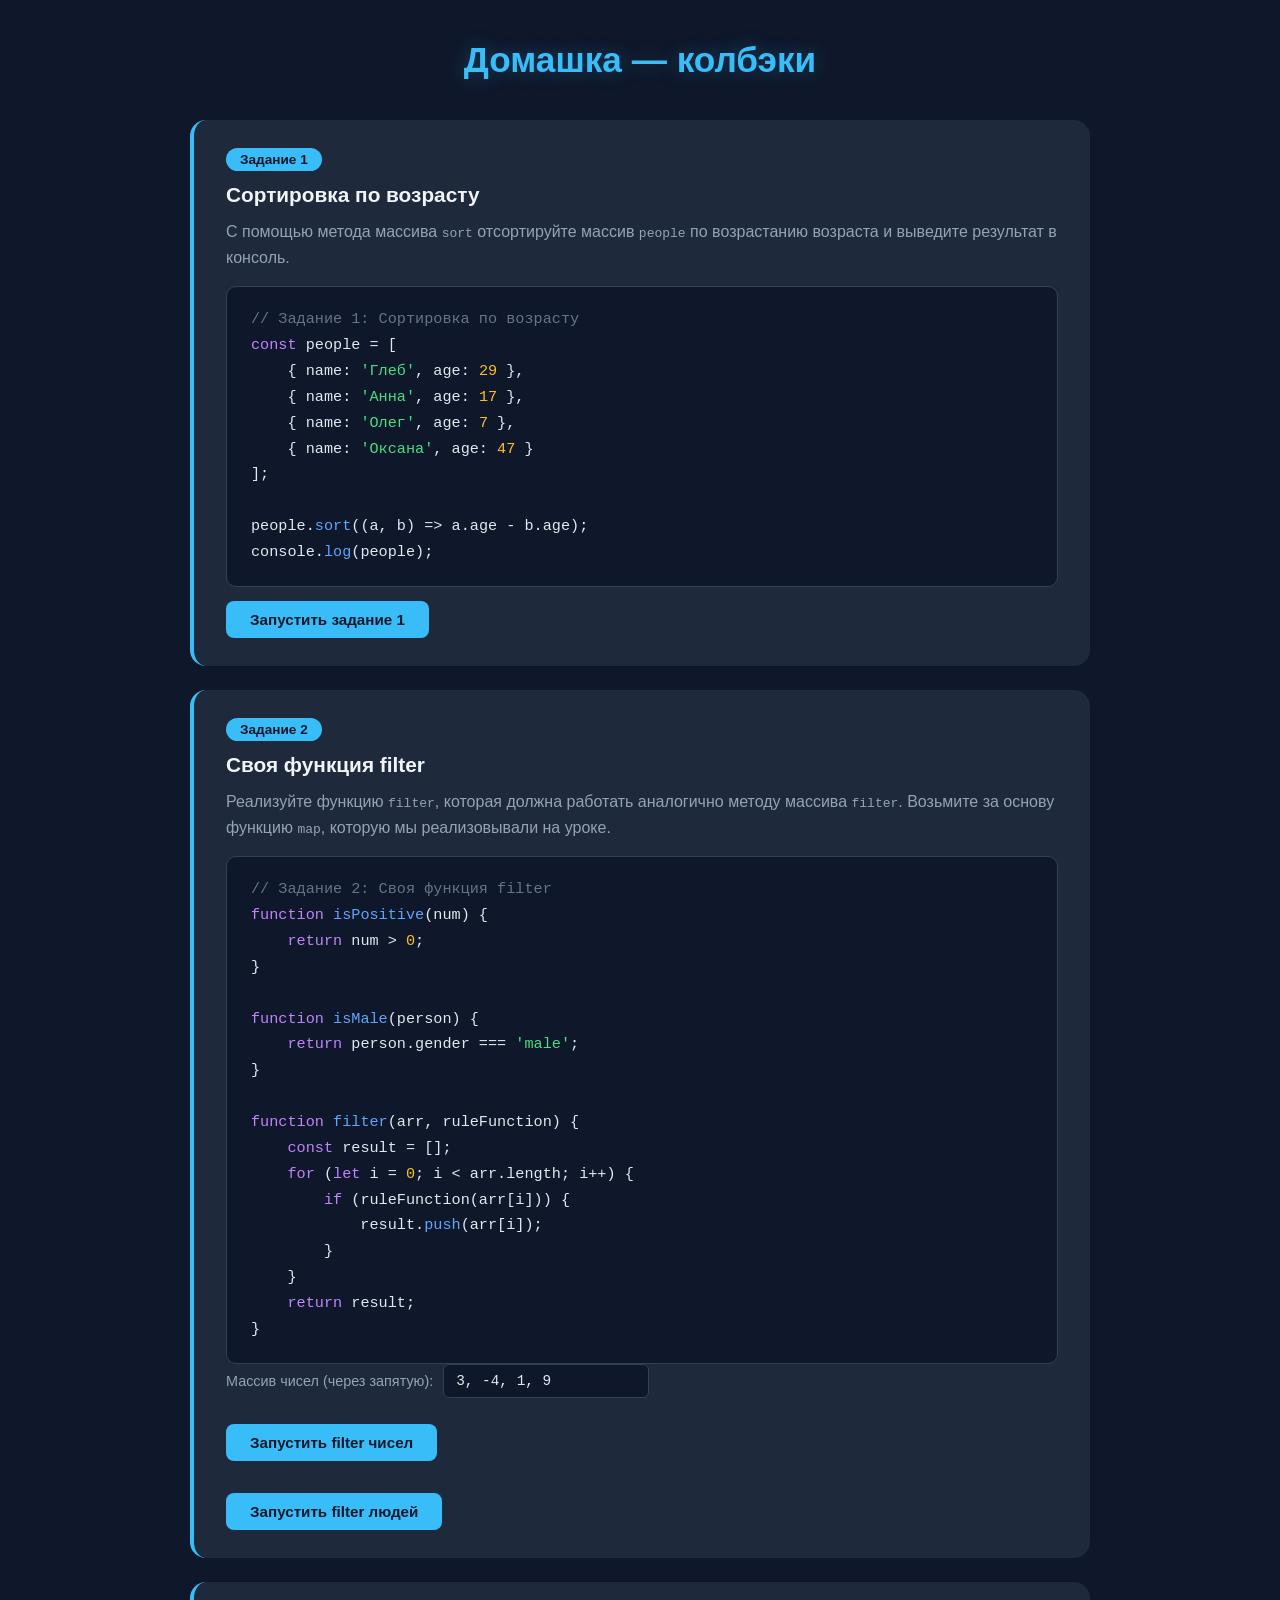
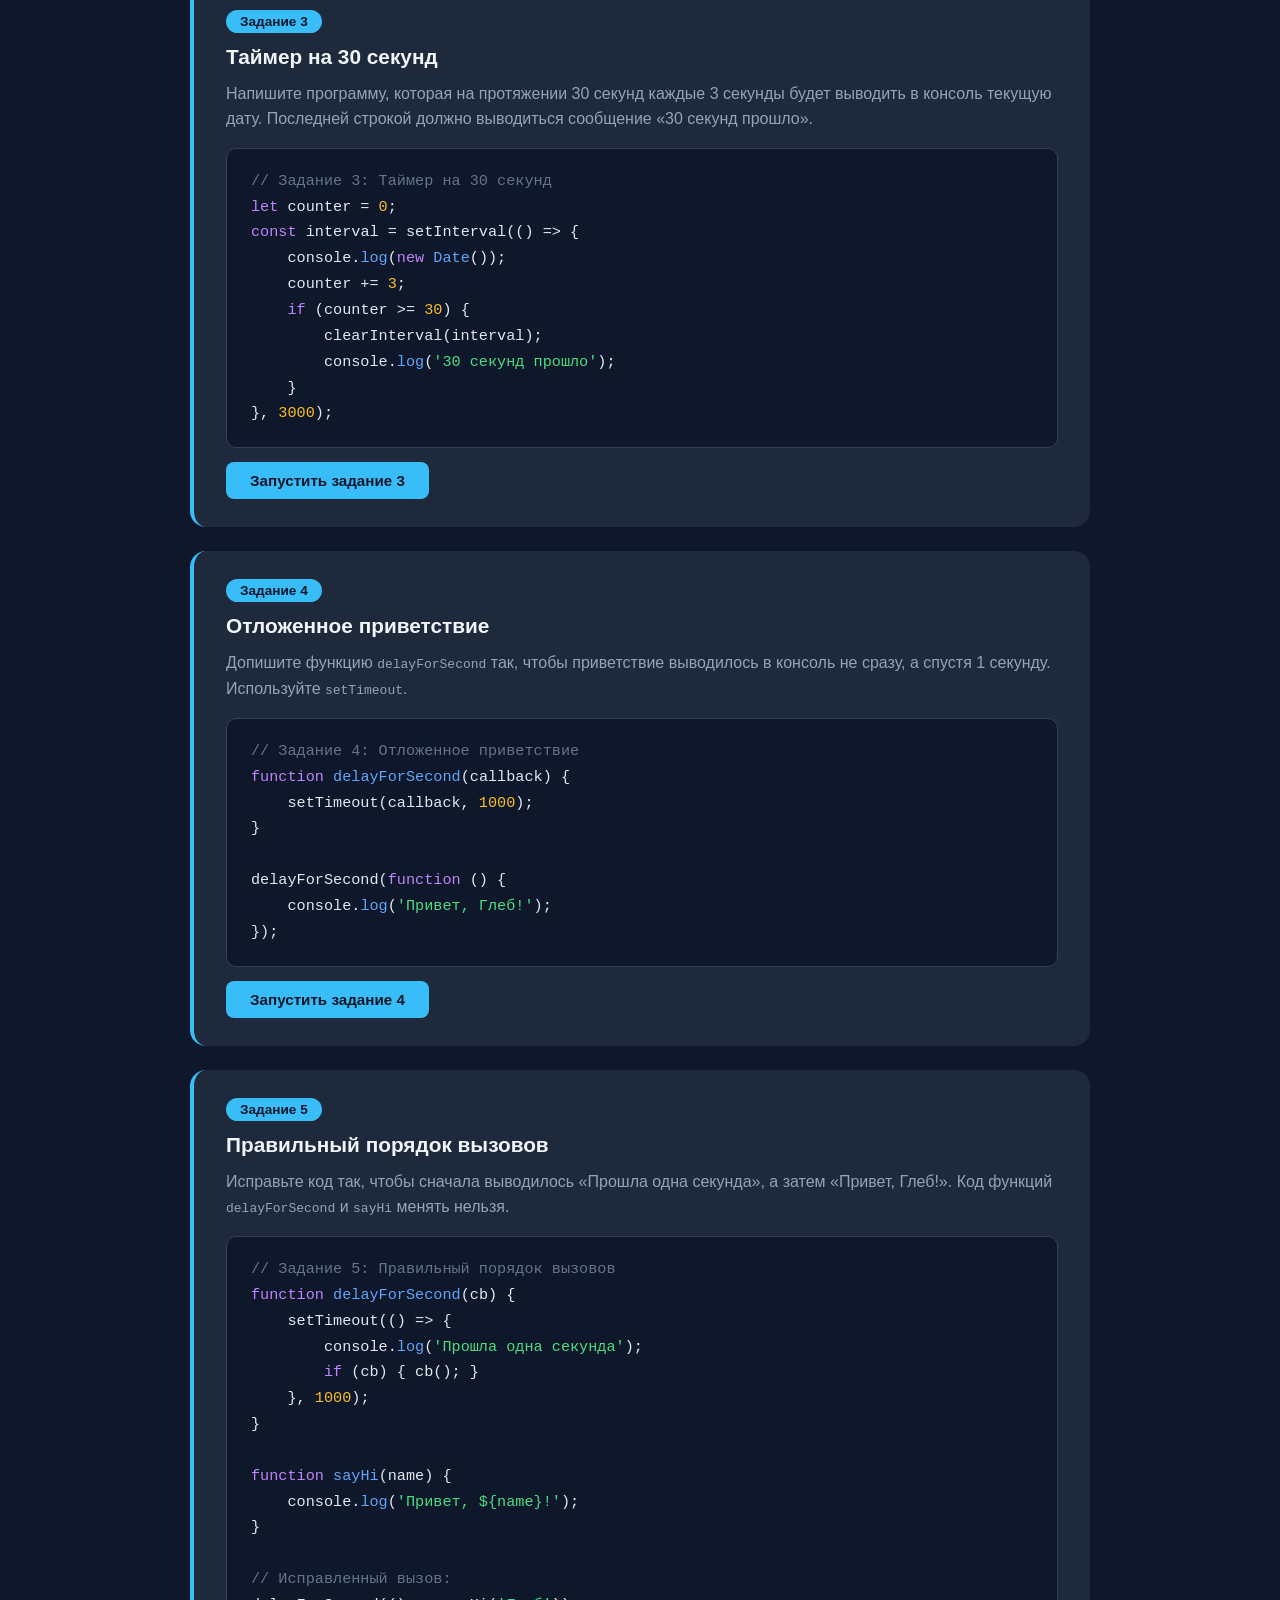
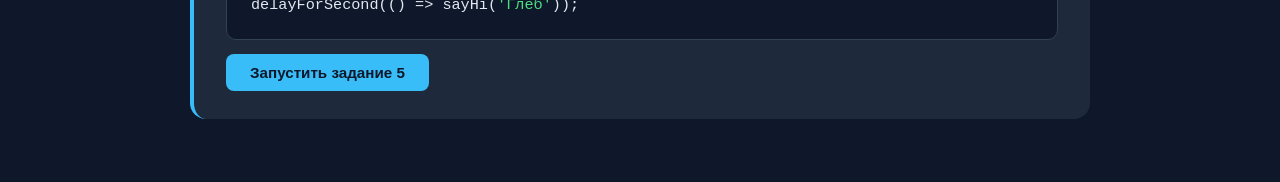
<file: hw_callbacks.html>
<!DOCTYPE html>
<html lang="ru">
<head>
    <meta charset="UTF-8" />
    <meta name="viewport" content="width=device-width, initial-scale=1.0" />
    <title>Домашка — колбэки</title>
    <style>
      * {
        margin: 0;
        padding: 0;
        box-sizing: border-box;
      }

      body {
        font-family: "Segoe UI", Tahoma, Geneva, Verdana, sans-serif;
        background-color: #0f172a;
        color: #e2e8f0;
        min-height: 100vh;
        padding: 40px 20px;
      }

      .container {
        max-width: 900px;
        margin: 0 auto;
      }

      h1 {
        text-align: center;
        color: #38bdf8;
        margin-bottom: 40px;
        font-size: 2.2rem;
        text-shadow: 0 0 20px rgba(56, 189, 248, 0.3);
      }

      .task {
        background-color: #1e293b;
        border-radius: 16px;
        padding: 28px 32px;
        margin-bottom: 24px;
        border-left: 4px solid #38bdf8;
        transition:
          transform 0.2s ease,
          box-shadow 0.2s ease;
      }

      .task:hover {
        transform: translateY(-2px);
        box-shadow: 0 8px 30px rgba(0, 0, 0, 0.3);
      }

      .task-number {
        display: inline-block;
        background-color: #38bdf8;
        color: #0f172a;
        font-weight: bold;
        font-size: 0.85rem;
        padding: 4px 14px;
        border-radius: 20px;
        margin-bottom: 12px;
      }

      .task-title {
        font-size: 1.3rem;
        color: #f1f5f9;
        margin-bottom: 12px;
      }

      .task-description {
        color: #94a3b8;
        margin-bottom: 16px;
        line-height: 1.6;
      }

      .code-block {
        background-color: #0f172a;
        border-radius: 10px;
        padding: 20px 24px;
        overflow-x: auto;
        border: 1px solid #334155;
      }

      .code-block pre {
        margin: 0;
        font-family: "Consolas", "Monaco", "Courier New", monospace;
        font-size: 0.95rem;
        line-height: 1.7;
        color: #e2e8f0;
      }

      .code-block .comment {
        color: #64748b;
      }

      .code-block .keyword {
        color: #c084fc;
      }

      .code-block .string {
        color: #4ade80;
      }

      .code-block .function {
        color: #60a5fa;
      }

      .code-block .number {
        color: #fbbf24;
      }

      .result {
        margin-top: 16px;
        padding: 14px 18px;
        background-color: #0f172a;
        border-radius: 10px;
        border: 1px solid #334155;
      }

      .result-label {
        font-size: 0.8rem;
        color: #38bdf8;
        text-transform: uppercase;
        letter-spacing: 1px;
        margin-bottom: 8px;
      }

      .result-output {
        font-family: "Consolas", "Monaco", "Courier New", monospace;
        color: #4ade80;
        font-size: 0.95rem;
        line-height: 1.6;
      }

      .result-output .warn {
        color: #fbbf24;
      }

      .result-output .error {
        color: #f87171;
      }

      .btn {
        display: inline-block;
        margin-top: 14px;
        padding: 10px 24px;
        background-color: #38bdf8;
        color: #0f172a;
        border: none;
        border-radius: 8px;
        font-size: 0.95rem;
        font-weight: 600;
        cursor: pointer;
        transition:
          background-color 0.2s ease,
          transform 0.15s ease;
      }

      .btn:hover {
        background-color: #7dd3fc;
        transform: scale(1.03);
      }

      .btn:active {
        transform: scale(0.98);
      }

      .input-group {
        display: flex;
        flex-wrap: wrap;
        gap: 10px;
        margin-bottom: 12px;
        align-items: center;
      }

      .input-group label {
        color: #94a3b8;
        font-size: 0.9rem;
      }

      .input-group input, .input-group textarea {
        background-color: #0f172a;
        border: 1px solid #334155;
        border-radius: 6px;
        padding: 8px 12px;
        color: #e2e8f0;
        font-family: "Consolas", "Monaco", "Courier New", monospace;
        font-size: 0.9rem;
        outline: none;
        transition: border-color 0.2s ease;
      }

      .input-group input:focus, .input-group textarea:focus {
        border-color: #38bdf8;
      }

      .input-group input::placeholder {
        color: #475569;
      }

      .console-log {
        color: #fbbf24;
      }
    </style>
</head>
<body>
    <div class="container">
        <h1>Домашка — колбэки</h1>

        <!-- Задание 1 -->
        <div class="task">
            <span class="task-number">Задание 1</span>
            <h2 class="task-title">Сортировка по возрасту</h2>
            <p class="task-description">
                С помощью метода массива <code>sort</code> отсортируйте массив <code>people</code> по возрастанию возраста и выведите результат в консоль.
            </p>
            <div class="code-block">
<pre><span class="comment">// Задание 1: Сортировка по возрасту</span>
<span class="keyword">const</span> people = [
    { name: <span class="string">'Глеб'</span>, age: <span class="number">29</span> },
    { name: <span class="string">'Анна'</span>, age: <span class="number">17</span> },
    { name: <span class="string">'Олег'</span>, age: <span class="number">7</span> },
    { name: <span class="string">'Оксана'</span>, age: <span class="number">47</span> }
];

people.<span class="function">sort</span>((a, b) => a.age - b.age);
console.<span class="function">log</span>(people);</pre>
            </div>
            <button class="btn" onclick="runTask1()">Запустить задание 1</button>
            <div class="result" id="result1" style="display:none">
                <div class="result-label">Результат</div>
                <div class="result-output" id="output1"></div>
            </div>
        </div>

        <!-- Задание 2 -->
        <div class="task">
            <span class="task-number">Задание 2</span>
            <h2 class="task-title">Своя функция filter</h2>
            <p class="task-description">
                Реализуйте функцию <code>filter</code>, которая должна работать аналогично методу массива <code>filter</code>. Возьмите за основу функцию <code>map</code>, которую мы реализовывали на уроке.
            </p>
            <div class="code-block">
<pre><span class="comment">// Задание 2: Своя функция filter</span>
<span class="keyword">function</span> <span class="function">isPositive</span>(num) {
    <span class="keyword">return</span> num > <span class="number">0</span>;
}

<span class="keyword">function</span> <span class="function">isMale</span>(person) {
    <span class="keyword">return</span> person.gender === <span class="string">'male'</span>;
}

<span class="keyword">function</span> <span class="function">filter</span>(arr, ruleFunction) {
    <span class="keyword">const</span> result = [];
    <span class="keyword">for</span> (<span class="keyword">let</span> i = <span class="number">0</span>; i < arr.length; i++) {
        <span class="keyword">if</span> (ruleFunction(arr[i])) {
            result.<span class="function">push</span>(arr[i]);
        }
    }
    <span class="keyword">return</span> result;
}</pre>
            </div>
            <div class="input-group">
                <label>Массив чисел (через запятую):</label>
                <input type="text" id="t2arr" value="3, -4, 1, 9" />
            </div>
            <button class="btn" onclick="runTask2Numbers()">Запустить filter чисел</button>
            <div class="result" id="result2a" style="display:none">
                <div class="result-label">Результат</div>
                <div class="result-output" id="output2a"></div>
            </div>
            <br><br>
            <button class="btn" onclick="runTask2People()">Запустить filter людей</button>
            <div class="result" id="result2b" style="display:none">
                <div class="result-label">Результат</div>
                <div class="result-output" id="output2b"></div>
            </div>
        </div>

        <!-- Задание 3 -->
        <div class="task">
            <span class="task-number">Задание 3</span>
            <h2 class="task-title">Таймер на 30 секунд</h2>
            <p class="task-description">
                Напишите программу, которая на протяжении 30 секунд каждые 3 секунды будет выводить в консоль текущую дату. Последней строкой должно выводиться сообщение «30 секунд прошло».
            </p>
            <div class="code-block">
<pre><span class="comment">// Задание 3: Таймер на 30 секунд</span>
<span class="keyword">let</span> counter = <span class="number">0</span>;
<span class="keyword">const</span> interval = setInterval(() => {
    console.<span class="function">log</span>(<span class="keyword">new</span> <span class="function">Date</span>());
    counter += <span class="number">3</span>;
    <span class="keyword">if</span> (counter >= <span class="number">30</span>) {
        clearInterval(interval);
        console.<span class="function">log</span>(<span class="string">'30 секунд прошло'</span>);
    }
}, <span class="number">3000</span>);</pre>
            </div>
            <button class="btn" onclick="runTask3()">Запустить задание 3</button>
            <div class="result" id="result3" style="display:none">
                <div class="result-label">Результат</div>
                <div class="result-output" id="output3"></div>
            </div>
        </div>

        <!-- Задание 4 -->
        <div class="task">
            <span class="task-number">Задание 4</span>
            <h2 class="task-title">Отложенное приветствие</h2>
            <p class="task-description">
                Допишите функцию <code>delayForSecond</code> так, чтобы приветствие выводилось в консоль не сразу, а спустя 1 секунду. Используйте <code>setTimeout</code>.
            </p>
            <div class="code-block">
<pre><span class="comment">// Задание 4: Отложенное приветствие</span>
<span class="keyword">function</span> <span class="function">delayForSecond</span>(callback) {
    setTimeout(callback, <span class="number">1000</span>);
}

delayForSecond(<span class="keyword">function</span> () {
    console.<span class="function">log</span>(<span class="string">'Привет, Глеб!'</span>);
});</pre>
            </div>
            <button class="btn" onclick="runTask4()">Запустить задание 4</button>
            <div class="result" id="result4" style="display:none">
                <div class="result-label">Результат</div>
                <div class="result-output" id="output4"></div>
            </div>
        </div>

        <!-- Задание 5 -->
        <div class="task">
            <span class="task-number">Задание 5</span>
            <h2 class="task-title">Правильный порядок вызовов</h2>
            <p class="task-description">
                Исправьте код так, чтобы сначала выводилось «Прошла одна секунда», а затем «Привет, Глеб!». Код функций <code>delayForSecond</code> и <code>sayHi</code> менять нельзя.
            </p>
            <div class="code-block">
<pre><span class="comment">// Задание 5: Правильный порядок вызовов</span>
<span class="keyword">function</span> <span class="function">delayForSecond</span>(cb) {
    setTimeout(() => {
        console.<span class="function">log</span>(<span class="string">'Прошла одна секунда'</span>);
        <span class="keyword">if</span> (cb) { cb(); }
    }, <span class="number">1000</span>);
}

<span class="keyword">function</span> <span class="function">sayHi</span>(name) {
    console.<span class="function">log</span>(<span class="string">'Привет, ${name}!'</span>);
}

<span class="comment">// Исправленный вызов:</span>
delayForSecond(() => sayHi(<span class="string">'Глеб'</span>));</pre>
            </div>
            <button class="btn" onclick="runTask5()">Запустить задание 5</button>
            <div class="result" id="result5" style="display:none">
                <div class="result-label">Результат</div>
                <div class="result-output" id="output5"></div>
            </div>
        </div>
    </div>

    <script>
        // === Задание 1 ===
        function runTask1() {
            const people = [
                { name: 'Глеб', age: 29 },
                { name: 'Анна', age: 17 },
                { name: 'Олег', age: 7 },
                { name: 'Оксана', age: 47 }
            ];
            people.sort((a, b) => a.age - b.age);
            console.log(people);

            document.getElementById("result1").style.display = "block";
            document.getElementById("output1").innerHTML = 
                people.map(p => `{ name: '${p.name}', age: ${p.age} }`).join('<br>');
        }

        // === Задание 2 ===
        function isPositive(num) {
            return num > 0;
        }

        function isMale(person) {
            return person.gender === 'male';
        }

        function filter(arr, ruleFunction) {
            const result = [];
            for (let i = 0; i < arr.length; i++) {
                if (ruleFunction(arr[i])) {
                    result.push(arr[i]);
                }
            }
            return result;
        }

        function runTask2Numbers() {
            let input = document.getElementById("t2arr").value;
            let arr = input.split(',').map(s => Number(s.trim()));
            let result = filter(arr, isPositive);
            console.log(result);

            document.getElementById("result2a").style.display = "block";
            document.getElementById("output2a").innerHTML = 
                "Массив: [" + arr.join(", ") + "]<br>" +
                "Фильтр: isPositive<br>" +
                "Результат: [" + result.join(", ") + "]";
        }

        function runTask2People() {
            const people = [
                {name: 'Глеб', gender: 'male'},
                {name: 'Анна', gender: 'female'},
                {name: 'Олег', gender: 'male'},
                {name: 'Оксана', gender: 'female'}
            ];
            let result = filter(people, isMale);
            console.log(result);

            document.getElementById("result2b").style.display = "block";
            document.getElementById("output2b").innerHTML = 
                "Массив: [" + people.map(p => `{name: '${p.name}', gender: '${p.gender}'}`).join(", ") + "]<br>" +
                "Фильтр: isMale<br>" +
                "Результат: [" + result.map(p => `{name: '${p.name}', gender: '${p.gender}'}`).join(", ") + "]";
        }

        // === Задание 3 ===
        function runTask3() {
            let output = document.getElementById("output3");
            output.innerHTML = "";
            document.getElementById("result3").style.display = "block";

            let counter = 0;
            const interval = setInterval(() => {
                const now = new Date();
                console.log(now);
                output.innerHTML += now.toString() + "<br>";
                counter += 3;
                if (counter >= 30) {
                    clearInterval(interval);
                    console.log('30 секунд прошло');
                    output.innerHTML += '<span class="warn">30 секунд прошло</span>';
                }
            }, 3000);
        }

        // === Задание 4 ===
        function runTask4() {
            document.getElementById("result4").style.display = "block";
            document.getElementById("output4").innerHTML = "Ожидание 1 секунду...";

            function delayForSecond(callback) {
                setTimeout(callback, 1000);
            }

            delayForSecond(function () {
                console.log('Привет, Глеб!');
                document.getElementById("output4").innerHTML = "Привет, Глеб!";
            });
        }

        // === Задание 5 ===
        function runTask5() {
            document.getElementById("result5").style.display = "block";
            document.getElementById("output5").innerHTML = "Ожидание 1 секунду...";

            function delayForSecond(cb) {
                setTimeout(() => {
                    console.log('Прошла одна секунда');
                    if(cb) { cb(); }
                }, 1000)
            }

            function sayHi (name) {
                console.log(`Привет, ${name}!`);
            }

            delayForSecond(() => sayHi('Глеб'));

            setTimeout(() => {
                document.getElementById("output5").innerHTML = 
                    "Прошла одна секунда<br>Привет, Глеб!";
            }, 1100);
        }
    </script>
</body>
</html>
</file>
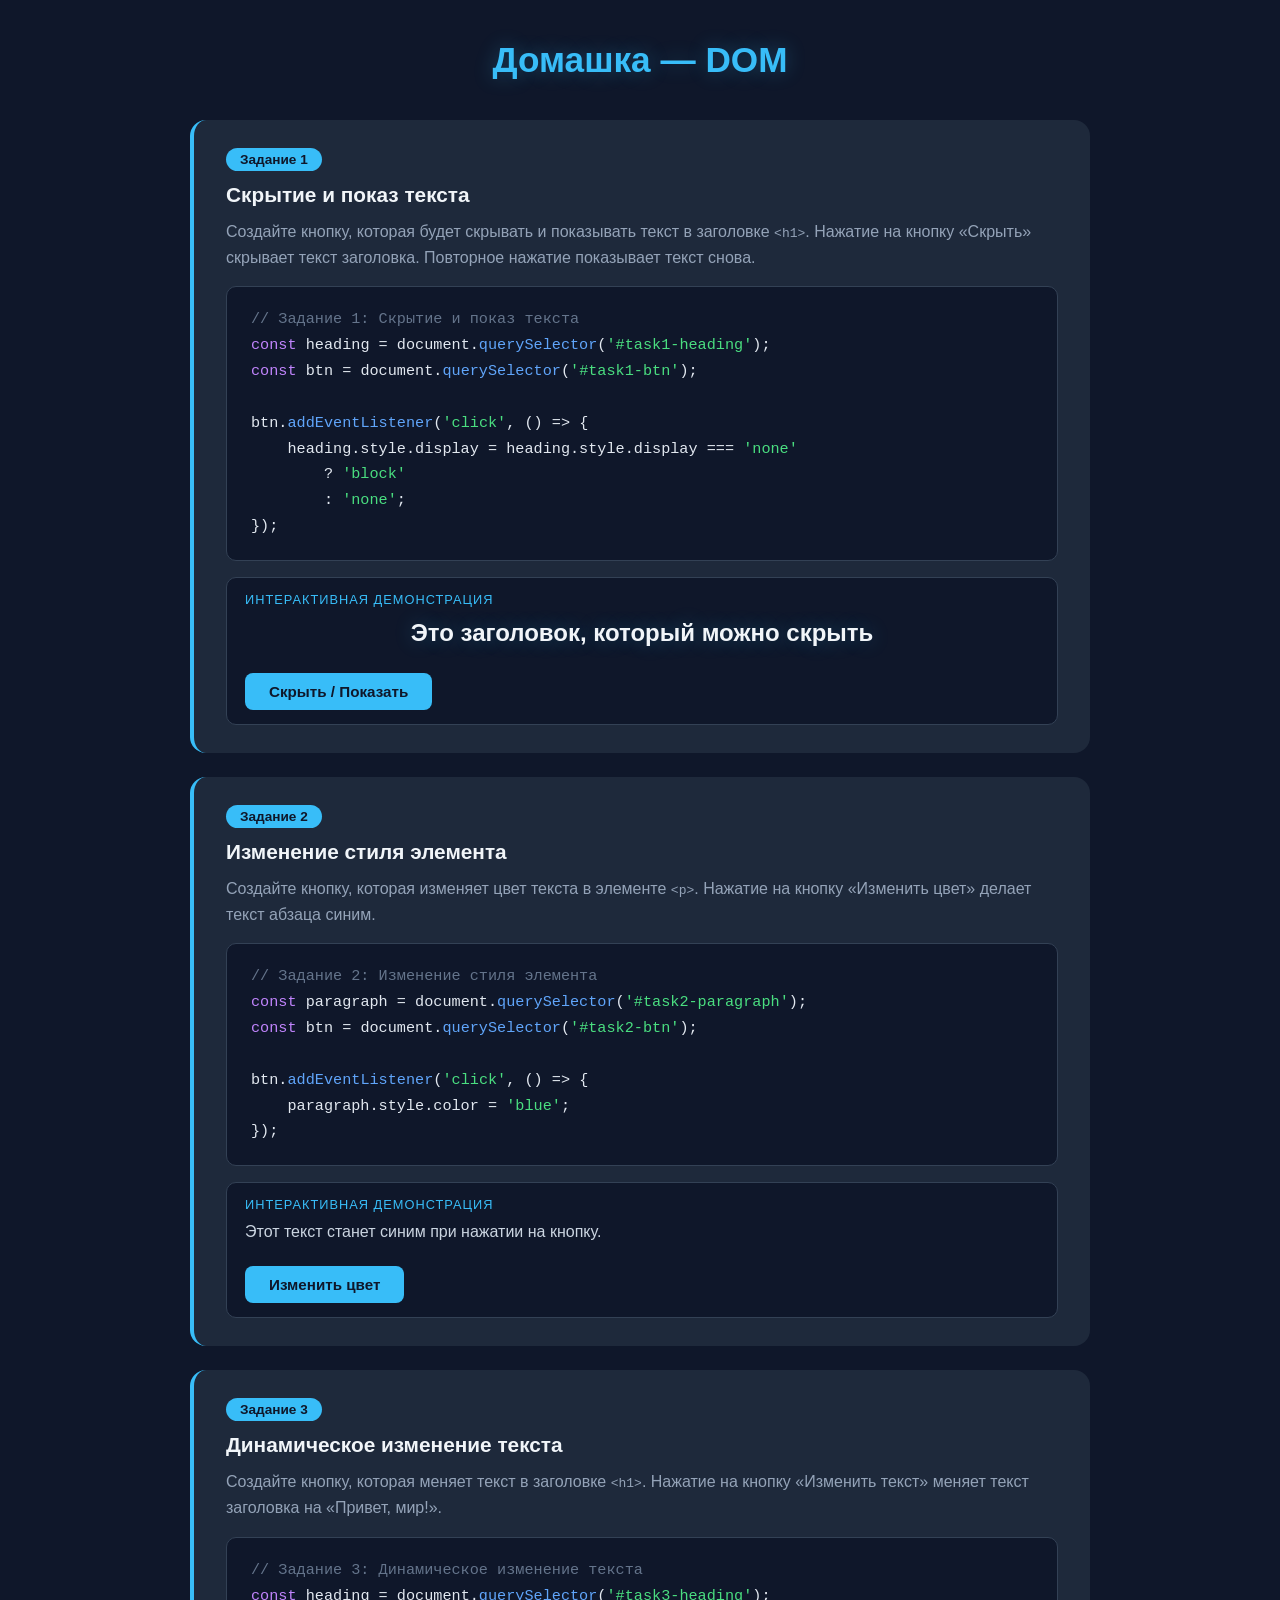
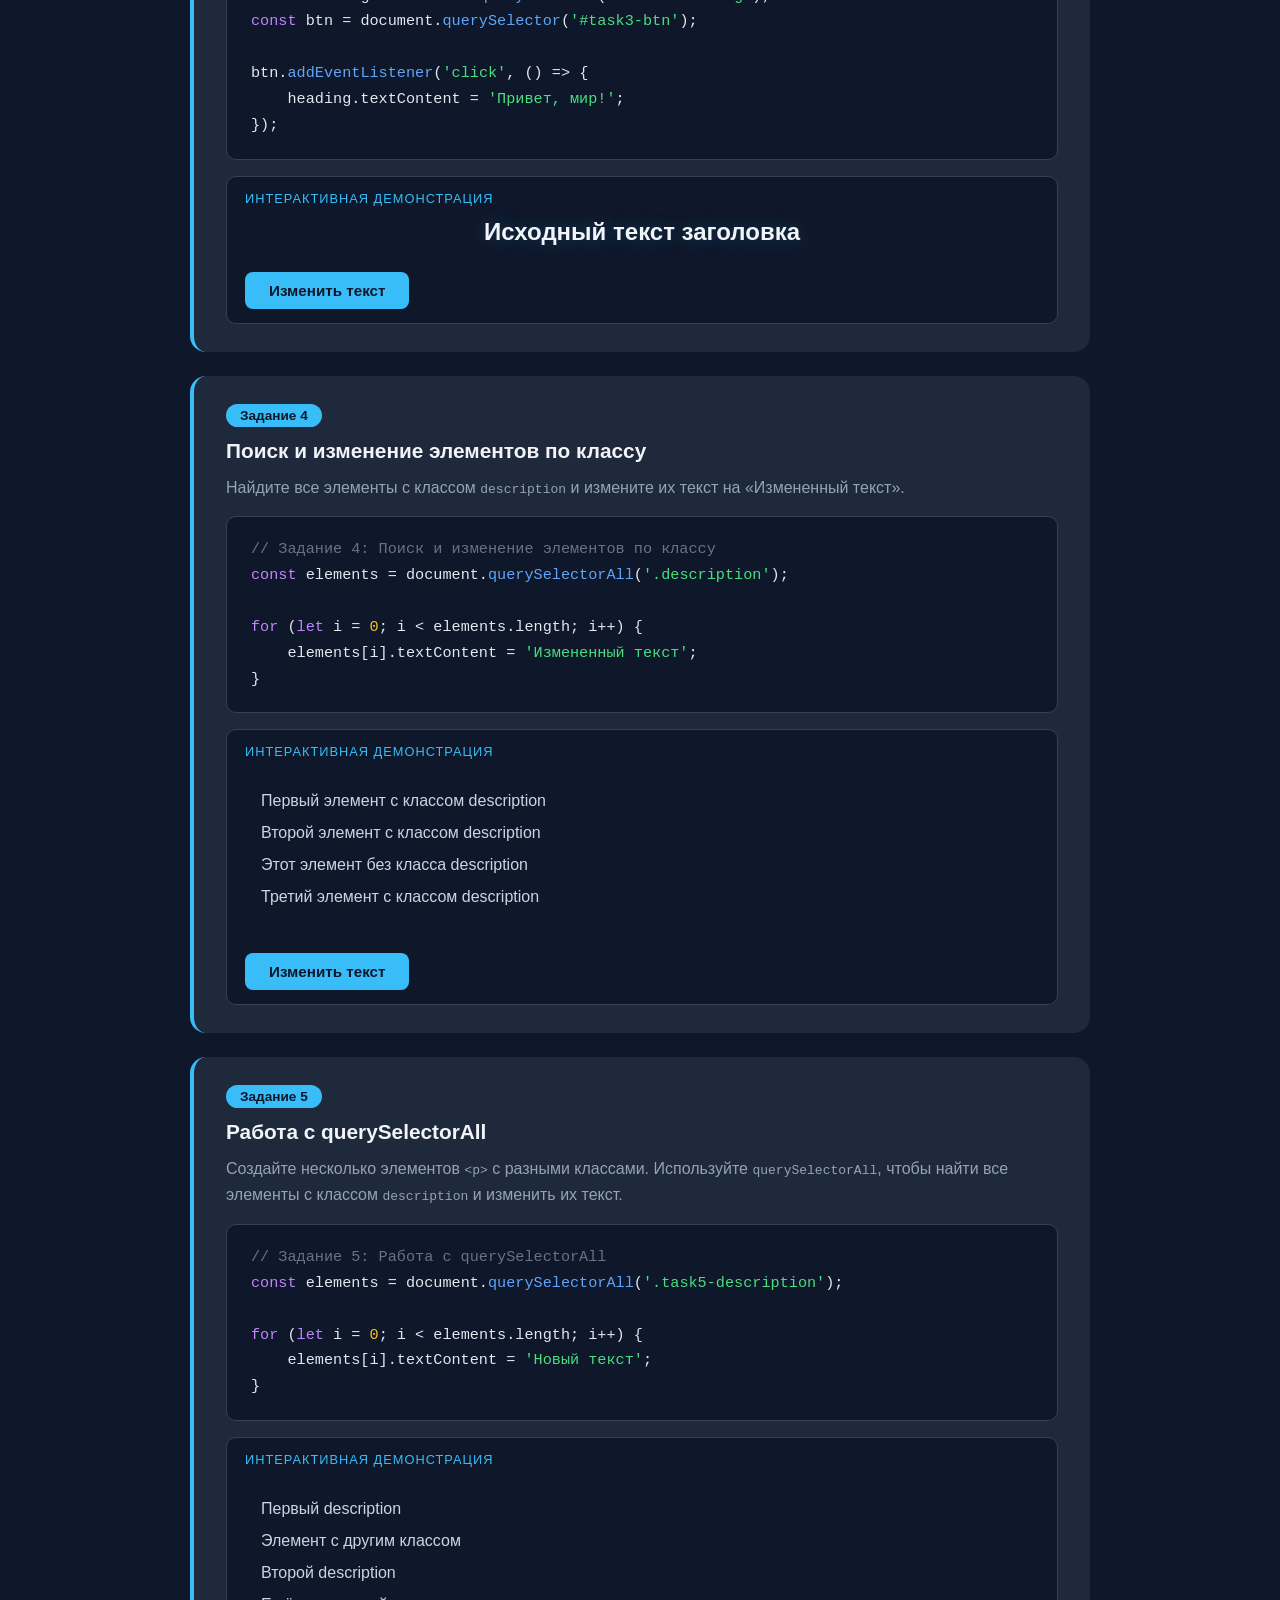
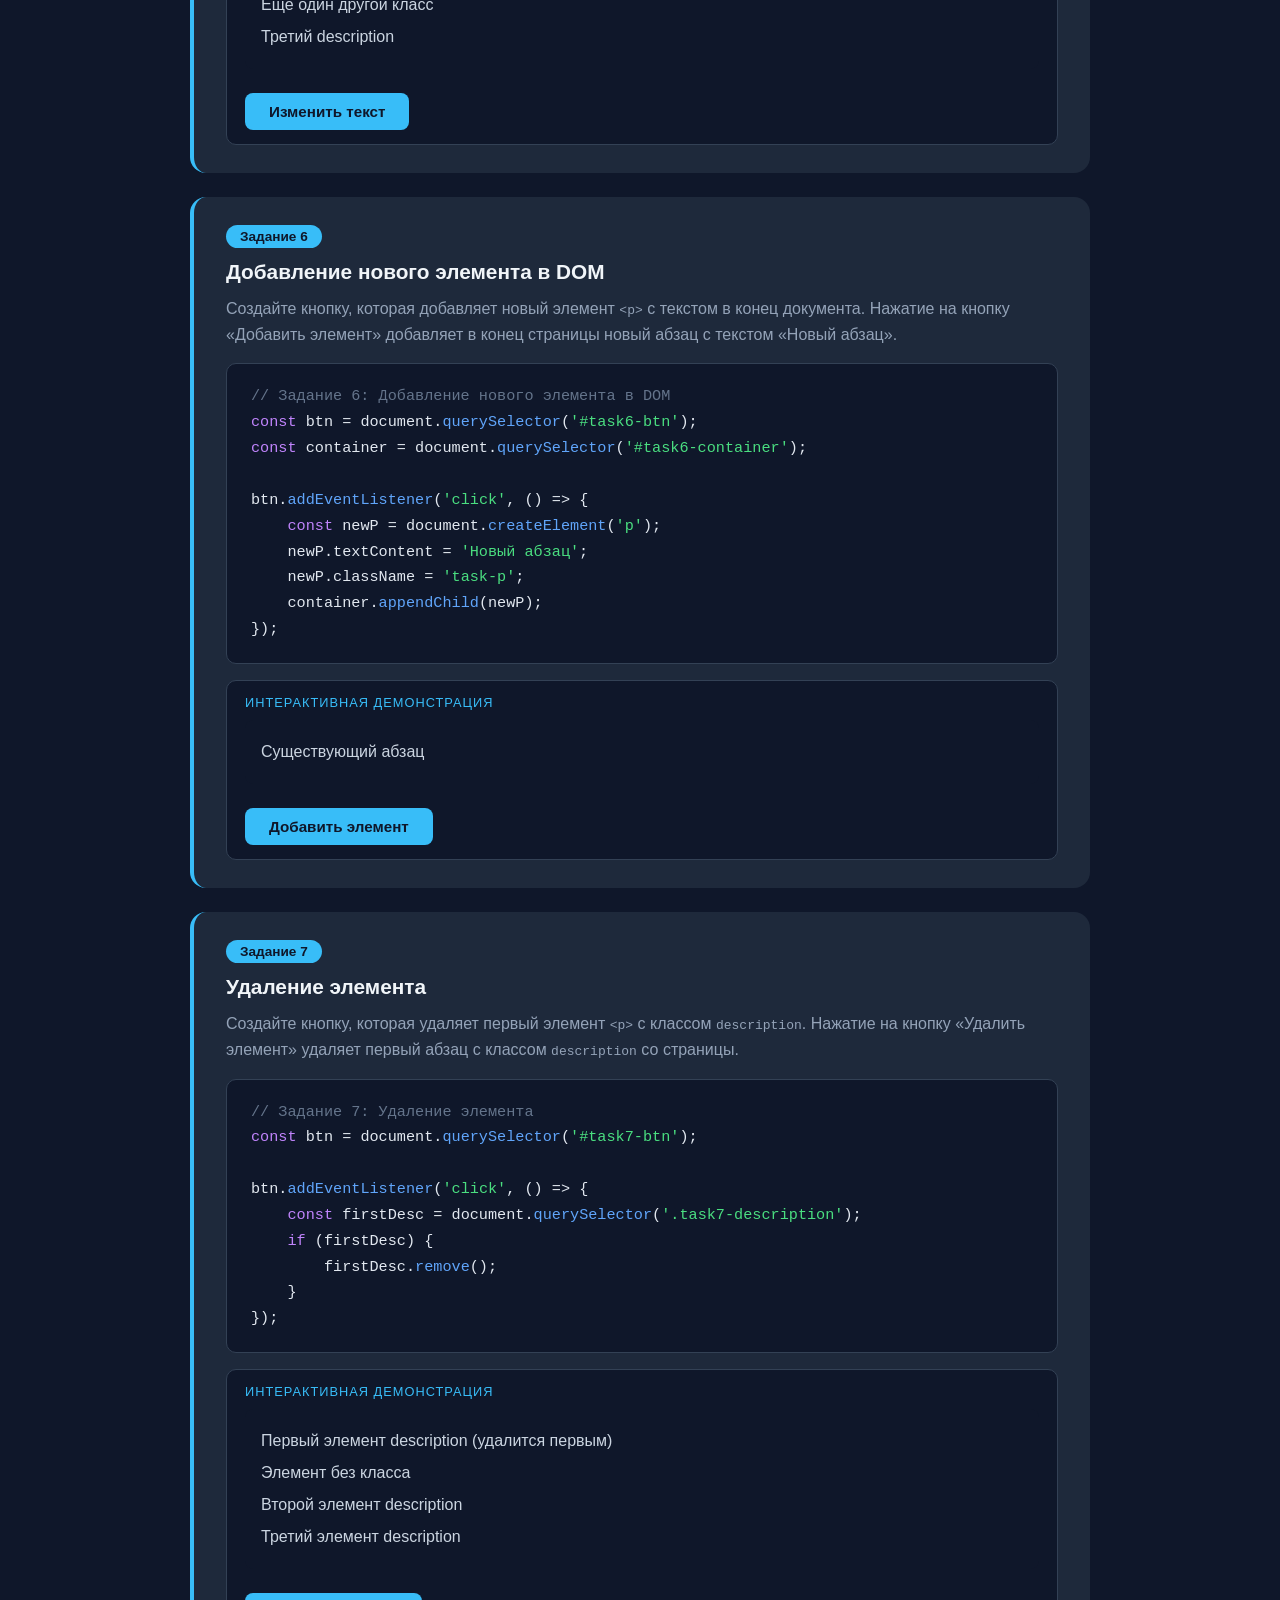
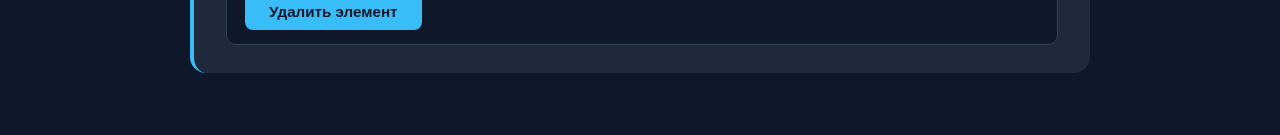
<file: hw_dom.html>
<!DOCTYPE html>
<html lang="ru">
<head>
    <meta charset="UTF-8" />
    <meta name="viewport" content="width=device-width, initial-scale=1.0" />
    <title>Домашка — DOM</title>
    <style>
      * {
        margin: 0;
        padding: 0;
        box-sizing: border-box;
      }

      body {
        font-family: "Segoe UI", Tahoma, Geneva, Verdana, sans-serif;
        background-color: #0f172a;
        color: #e2e8f0;
        min-height: 100vh;
        padding: 40px 20px;
      }

      .container {
        max-width: 900px;
        margin: 0 auto;
      }

      h1 {
        text-align: center;
        color: #38bdf8;
        margin-bottom: 40px;
        font-size: 2.2rem;
        text-shadow: 0 0 20px rgba(56, 189, 248, 0.3);
      }

      .task {
        background-color: #1e293b;
        border-radius: 16px;
        padding: 28px 32px;
        margin-bottom: 24px;
        border-left: 4px solid #38bdf8;
        transition:
          transform 0.2s ease,
          box-shadow 0.2s ease;
      }

      .task:hover {
        transform: translateY(-2px);
        box-shadow: 0 8px 30px rgba(0, 0, 0, 0.3);
      }

      .task-number {
        display: inline-block;
        background-color: #38bdf8;
        color: #0f172a;
        font-weight: bold;
        font-size: 0.85rem;
        padding: 4px 14px;
        border-radius: 20px;
        margin-bottom: 12px;
      }

      .task-title {
        font-size: 1.3rem;
        color: #f1f5f9;
        margin-bottom: 12px;
      }

      .task-description {
        color: #94a3b8;
        margin-bottom: 16px;
        line-height: 1.6;
      }

      .code-block {
        background-color: #0f172a;
        border-radius: 10px;
        padding: 20px 24px;
        overflow-x: auto;
        border: 1px solid #334155;
      }

      .code-block pre {
        margin: 0;
        font-family: "Consolas", "Monaco", "Courier New", monospace;
        font-size: 0.95rem;
        line-height: 1.7;
        color: #e2e8f0;
      }

      .code-block .comment {
        color: #64748b;
      }

      .code-block .keyword {
        color: #c084fc;
      }

      .code-block .string {
        color: #4ade80;
      }

      .code-block .function {
        color: #60a5fa;
      }

      .code-block .number {
        color: #fbbf24;
      }

      .result {
        margin-top: 16px;
        padding: 14px 18px;
        background-color: #0f172a;
        border-radius: 10px;
        border: 1px solid #334155;
      }

      .result-label {
        font-size: 0.8rem;
        color: #38bdf8;
        text-transform: uppercase;
        letter-spacing: 1px;
        margin-bottom: 8px;
      }

      .result-output {
        font-family: "Consolas", "Monaco", "Courier New", monospace;
        color: #4ade80;
        font-size: 0.95rem;
        line-height: 1.6;
      }

      .result-output .warn {
        color: #fbbf24;
      }

      .result-output .error {
        color: #f87171;
      }

      .btn {
        display: inline-block;
        margin-top: 14px;
        padding: 10px 24px;
        background-color: #38bdf8;
        color: #0f172a;
        border: none;
        border-radius: 8px;
        font-size: 0.95rem;
        font-weight: 600;
        cursor: pointer;
        transition:
          background-color 0.2s ease,
          transform 0.15s ease;
      }

      .btn:hover {
        background-color: #7dd3fc;
        transform: scale(1.03);
      }

      .btn:active {
        transform: scale(0.98);
      }

      .input-group {
        display: flex;
        flex-wrap: wrap;
        gap: 10px;
        margin-bottom: 12px;
        align-items: center;
      }

      .input-group label {
        color: #94a3b8;
        font-size: 0.9rem;
      }

      .input-group input, .input-group textarea {
        background-color: #0f172a;
        border: 1px solid #334155;
        border-radius: 6px;
        padding: 8px 12px;
        color: #e2e8f0;
        font-family: "Consolas", "Monaco", "Courier New", monospace;
        font-size: 0.9rem;
        outline: none;
        transition: border-color 0.2s ease;
      }

      .input-group input:focus, .input-group textarea:focus {
        border-color: #38bdf8;
      }

      .input-group input::placeholder {
        color: #475569;
      }

      .console-log {
        color: #fbbf24;
      }

      /* Styles for interactive task elements */
      .task-h1 {
        color: #f1f5f9;
        font-size: 1.5rem;
        margin: 12px 0;
      }

      .task-p {
        color: #cbd5e1;
        font-size: 1rem;
        line-height: 1.5;
        margin: 8px 0;
      }

      .task-description-box {
        background-color: #0f172a;
        border-radius: 8px;
        padding: 12px 16px;
        margin: 10px 0;
      }
    </style>
</head>
<body>
    <div class="container">
        <h1>Домашка — DOM</h1>

        <!-- Задание 1 -->
        <div class="task">
            <span class="task-number">Задание 1</span>
            <h2 class="task-title">Скрытие и показ текста</h2>
            <p class="task-description">
                Создайте кнопку, которая будет скрывать и показывать текст в заголовке <code>&lt;h1&gt;</code>.
                Нажатие на кнопку «Скрыть» скрывает текст заголовка. Повторное нажатие показывает текст снова.
            </p>
            <div class="code-block">
<pre><span class="comment">// Задание 1: Скрытие и показ текста</span>
<span class="keyword">const</span> heading = document.<span class="function">querySelector</span>(<span class="string">'#task1-heading'</span>);
<span class="keyword">const</span> btn = document.<span class="function">querySelector</span>(<span class="string">'#task1-btn'</span>);

btn.<span class="function">addEventListener</span>(<span class="string">'click'</span>, () => {
    heading.style.display = heading.style.display === <span class="string">'none'</span>
        ? <span class="string">'block'</span>
        : <span class="string">'none'</span>;
});</pre>
            </div>
            <div class="result" style="display:block">
                <div class="result-label">Интерактивная демонстрация</div>
                <h1 id="task1-heading" class="task-h1">Это заголовок, который можно скрыть</h1>
                <button class="btn" id="task1-btn">Скрыть / Показать</button>
            </div>
        </div>

        <!-- Задание 2 -->
        <div class="task">
            <span class="task-number">Задание 2</span>
            <h2 class="task-title">Изменение стиля элемента</h2>
            <p class="task-description">
                Создайте кнопку, которая изменяет цвет текста в элементе <code>&lt;p&gt;</code>.
                Нажатие на кнопку «Изменить цвет» делает текст абзаца синим.
            </p>
            <div class="code-block">
<pre><span class="comment">// Задание 2: Изменение стиля элемента</span>
<span class="keyword">const</span> paragraph = document.<span class="function">querySelector</span>(<span class="string">'#task2-paragraph'</span>);
<span class="keyword">const</span> btn = document.<span class="function">querySelector</span>(<span class="string">'#task2-btn'</span>);

btn.<span class="function">addEventListener</span>(<span class="string">'click'</span>, () => {
    paragraph.style.color = <span class="string">'blue'</span>;
});</pre>
            </div>
            <div class="result" style="display:block">
                <div class="result-label">Интерактивная демонстрация</div>
                <p id="task2-paragraph" class="task-p">Этот текст станет синим при нажатии на кнопку.</p>
                <button class="btn" id="task2-btn">Изменить цвет</button>
            </div>
        </div>

        <!-- Задание 3 -->
        <div class="task">
            <span class="task-number">Задание 3</span>
            <h2 class="task-title">Динамическое изменение текста</h2>
            <p class="task-description">
                Создайте кнопку, которая меняет текст в заголовке <code>&lt;h1&gt;</code>.
                Нажатие на кнопку «Изменить текст» меняет текст заголовка на «Привет, мир!».
            </p>
            <div class="code-block">
<pre><span class="comment">// Задание 3: Динамическое изменение текста</span>
<span class="keyword">const</span> heading = document.<span class="function">querySelector</span>(<span class="string">'#task3-heading'</span>);
<span class="keyword">const</span> btn = document.<span class="function">querySelector</span>(<span class="string">'#task3-btn'</span>);

btn.<span class="function">addEventListener</span>(<span class="string">'click'</span>, () => {
    heading.textContent = <span class="string">'Привет, мир!'</span>;
});</pre>
            </div>
            <div class="result" style="display:block">
                <div class="result-label">Интерактивная демонстрация</div>
                <h1 id="task3-heading" class="task-h1">Исходный текст заголовка</h1>
                <button class="btn" id="task3-btn">Изменить текст</button>
            </div>
        </div>

        <!-- Задание 4 -->
        <div class="task">
            <span class="task-number">Задание 4</span>
            <h2 class="task-title">Поиск и изменение элементов по классу</h2>
            <p class="task-description">
                Найдите все элементы с классом <code>description</code> и измените их текст на «Измененный текст».
            </p>
            <div class="code-block">
<pre><span class="comment">// Задание 4: Поиск и изменение элементов по классу</span>
<span class="keyword">const</span> elements = document.<span class="function">querySelectorAll</span>(<span class="string">'.description'</span>);

<span class="keyword">for</span> (<span class="keyword">let</span> i = <span class="number">0</span>; i < elements.length; i++) {
    elements[i].textContent = <span class="string">'Измененный текст'</span>;
}</pre>
            </div>
            <div class="result" style="display:block">
                <div class="result-label">Интерактивная демонстрация</div>
                <div class="task-description-box">
                    <p class="task-p description">Первый элемент с классом description</p>
                    <p class="task-p description">Второй элемент с классом description</p>
                    <p class="task-p">Этот элемент без класса description</p>
                    <p class="task-p description">Третий элемент с классом description</p>
                </div>
                <button class="btn" id="task4-btn">Изменить текст</button>
            </div>
        </div>

        <!-- Задание 5 -->
        <div class="task">
            <span class="task-number">Задание 5</span>
            <h2 class="task-title">Работа с querySelectorAll</h2>
            <p class="task-description">
                Создайте несколько элементов <code>&lt;p&gt;</code> с разными классами. Используйте <code>querySelectorAll</code>, чтобы найти все элементы с классом <code>description</code> и изменить их текст.
            </p>
            <div class="code-block">
<pre><span class="comment">// Задание 5: Работа с querySelectorAll</span>
<span class="keyword">const</span> elements = document.<span class="function">querySelectorAll</span>(<span class="string">'.task5-description'</span>);

<span class="keyword">for</span> (<span class="keyword">let</span> i = <span class="number">0</span>; i < elements.length; i++) {
    elements[i].textContent = <span class="string">'Новый текст'</span>;
}</pre>
            </div>
            <div class="result" style="display:block">
                <div class="result-label">Интерактивная демонстрация</div>
                <div class="task-description-box">
                    <p class="task-p task5-description">Первый description</p>
                    <p class="task-p other-class">Элемент с другим классом</p>
                    <p class="task-p task5-description">Второй description</p>
                    <p class="task-p another-class">Ещё один другой класс</p>
                    <p class="task-p task5-description">Третий description</p>
                </div>
                <button class="btn" id="task5-btn">Изменить текст</button>
            </div>
        </div>

        <!-- Задание 6 -->
        <div class="task">
            <span class="task-number">Задание 6</span>
            <h2 class="task-title">Добавление нового элемента в DOM</h2>
            <p class="task-description">
                Создайте кнопку, которая добавляет новый элемент <code>&lt;p&gt;</code> с текстом в конец документа.
                Нажатие на кнопку «Добавить элемент» добавляет в конец страницы новый абзац с текстом «Новый абзац».
            </p>
            <div class="code-block">
<pre><span class="comment">// Задание 6: Добавление нового элемента в DOM</span>
<span class="keyword">const</span> btn = document.<span class="function">querySelector</span>(<span class="string">'#task6-btn'</span>);
<span class="keyword">const</span> container = document.<span class="function">querySelector</span>(<span class="string">'#task6-container'</span>);

btn.<span class="function">addEventListener</span>(<span class="string">'click'</span>, () => {
    <span class="keyword">const</span> newP = document.<span class="function">createElement</span>(<span class="string">'p'</span>);
    newP.textContent = <span class="string">'Новый абзац'</span>;
    newP.className = <span class="string">'task-p'</span>;
    container.<span class="function">appendChild</span>(newP);
});</pre>
            </div>
            <div class="result" style="display:block">
                <div class="result-label">Интерактивная демонстрация</div>
                <div id="task6-container" class="task-description-box">
                    <p class="task-p">Существующий абзац</p>
                </div>
                <button class="btn" id="task6-btn">Добавить элемент</button>
            </div>
        </div>

        <!-- Задание 7 -->
        <div class="task">
            <span class="task-number">Задание 7</span>
            <h2 class="task-title">Удаление элемента</h2>
            <p class="task-description">
                Создайте кнопку, которая удаляет первый элемент <code>&lt;p&gt;</code> с классом <code>description</code>.
                Нажатие на кнопку «Удалить элемент» удаляет первый абзац с классом <code>description</code> со страницы.
            </p>
            <div class="code-block">
<pre><span class="comment">// Задание 7: Удаление элемента</span>
<span class="keyword">const</span> btn = document.<span class="function">querySelector</span>(<span class="string">'#task7-btn'</span>);

btn.<span class="function">addEventListener</span>(<span class="string">'click'</span>, () => {
    <span class="keyword">const</span> firstDesc = document.<span class="function">querySelector</span>(<span class="string">'.task7-description'</span>);
    <span class="keyword">if</span> (firstDesc) {
        firstDesc.<span class="function">remove</span>();
    }
});</pre>
            </div>
            <div class="result" style="display:block">
                <div class="result-label">Интерактивная демонстрация</div>
                <div id="task7-container" class="task-description-box">
                    <p class="task-p task7-description">Первый элемент description (удалится первым)</p>
                    <p class="task-p">Элемент без класса</p>
                    <p class="task-p task7-description">Второй элемент description</p>
                    <p class="task-p task7-description">Третий элемент description</p>
                </div>
                <button class="btn" id="task7-btn">Удалить элемент</button>
            </div>
        </div>
    </div>

    <script>
        // === Задание 1: Скрытие и показ текста ===
        const task1Heading = document.querySelector('#task1-heading');
        const task1Btn = document.querySelector('#task1-btn');

        task1Btn.addEventListener('click', () => {
            if (task1Heading.style.display === 'none') {
                task1Heading.style.display = 'block';
                task1Btn.textContent = 'Скрыть';
            } else {
                task1Heading.style.display = 'none';
                task1Btn.textContent = 'Показать';
            }
        });

        // === Задание 2: Изменение стиля элемента ===
        const task2Paragraph = document.querySelector('#task2-paragraph');
        const task2Btn = document.querySelector('#task2-btn');

        task2Btn.addEventListener('click', () => {
            task2Paragraph.style.color = 'blue';
        });

        // === Задание 3: Динамическое изменение текста ===
        const task3Heading = document.querySelector('#task3-heading');
        const task3Btn = document.querySelector('#task3-btn');

        task3Btn.addEventListener('click', () => {
            task3Heading.textContent = 'Привет, мир!';
        });

        // === Задание 4: Поиск и изменение элементов по классу ===
        const task4Btn = document.querySelector('#task4-btn');

        task4Btn.addEventListener('click', () => {
            const elements = document.querySelectorAll('.description');
            for (let i = 0; i < elements.length; i++) {
                elements[i].textContent = 'Измененный текст';
            }
        });

        // === Задание 5: Работа с querySelectorAll ===
        const task5Btn = document.querySelector('#task5-btn');

        task5Btn.addEventListener('click', () => {
            const elements = document.querySelectorAll('.task5-description');
            for (let i = 0; i < elements.length; i++) {
                elements[i].textContent = 'Новый текст';
            }
        });

        // === Задание 6: Добавление нового элемента в DOM ===
        const task6Btn = document.querySelector('#task6-btn');
        const task6Container = document.querySelector('#task6-container');

        task6Btn.addEventListener('click', () => {
            const newP = document.createElement('p');
            newP.textContent = 'Новый абзац';
            newP.className = 'task-p';
            task6Container.appendChild(newP);
        });

        // === Задание 7: Удаление элемента ===
        const task7Btn = document.querySelector('#task7-btn');

        task7Btn.addEventListener('click', () => {
            const firstDesc = document.querySelector('.task7-description');
            if (firstDesc) {
                firstDesc.remove();
            }
        });
    </script>
</body>
</html>
</file>
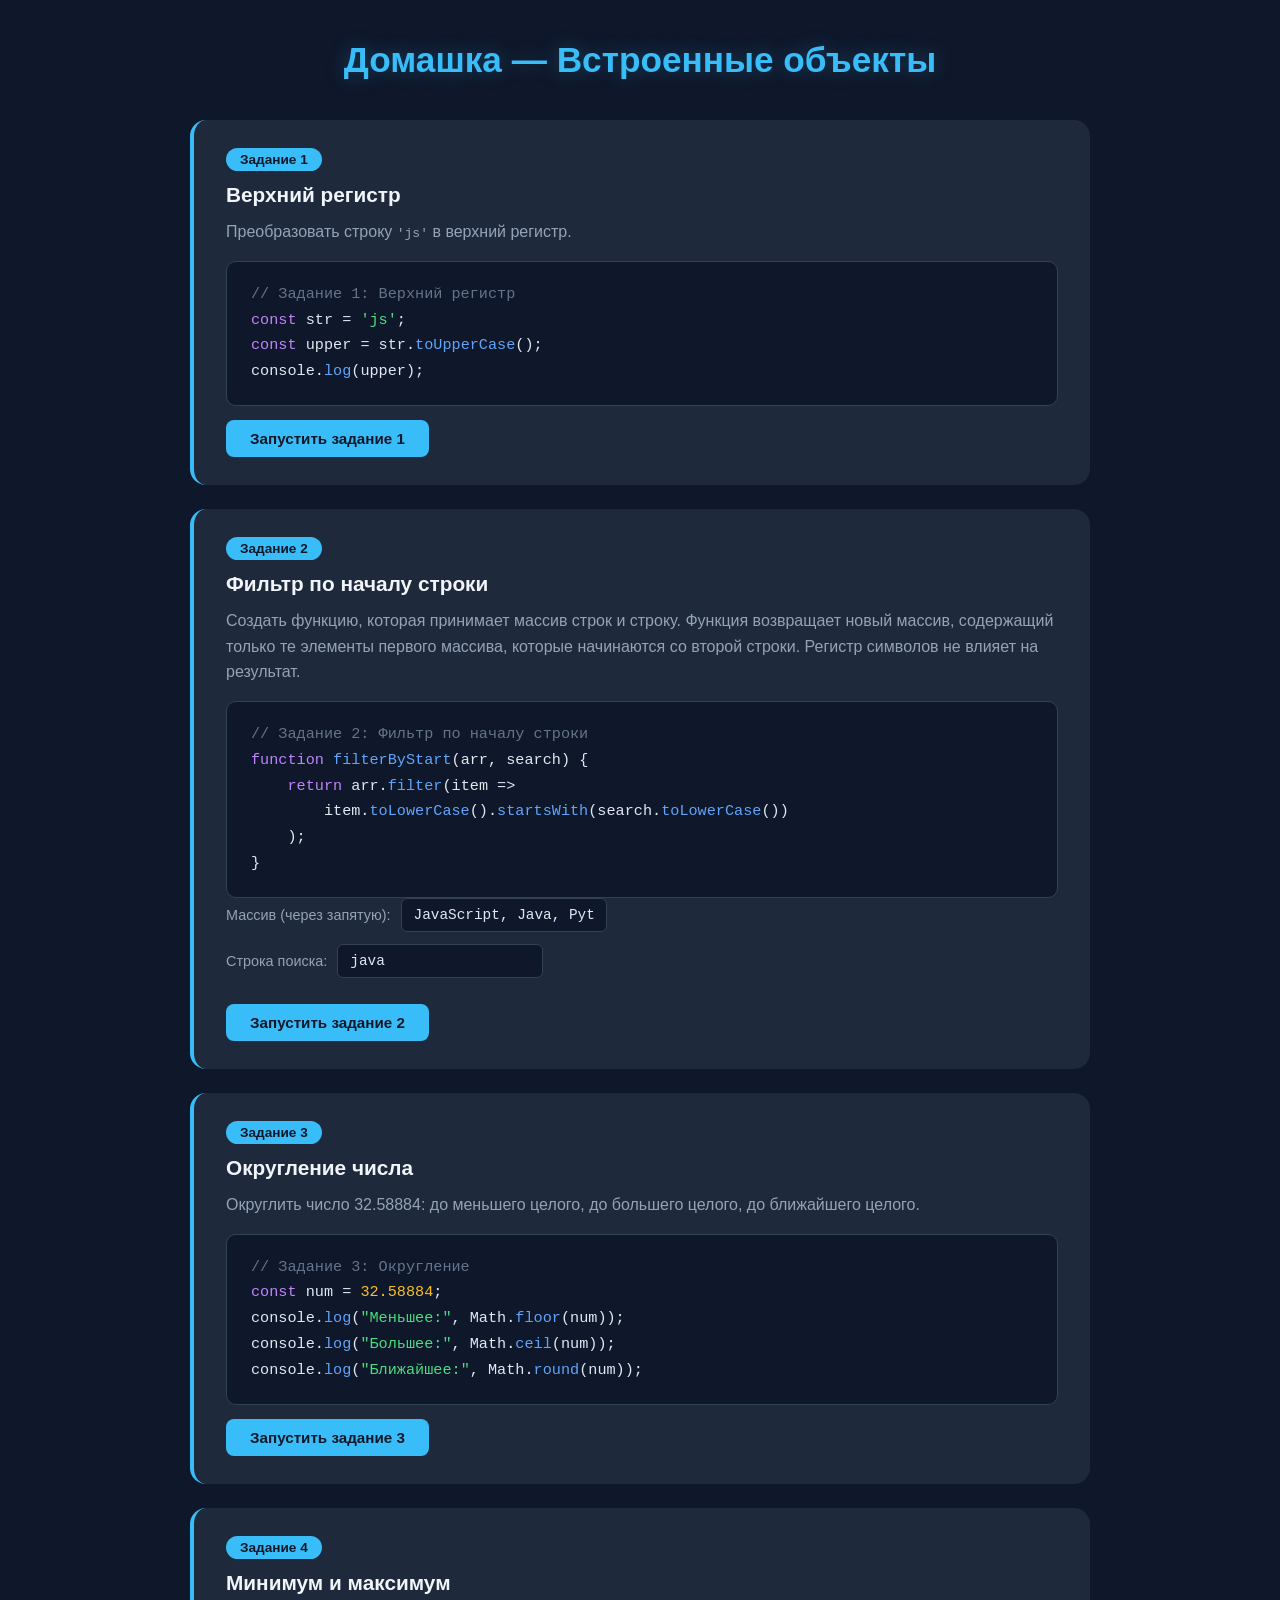
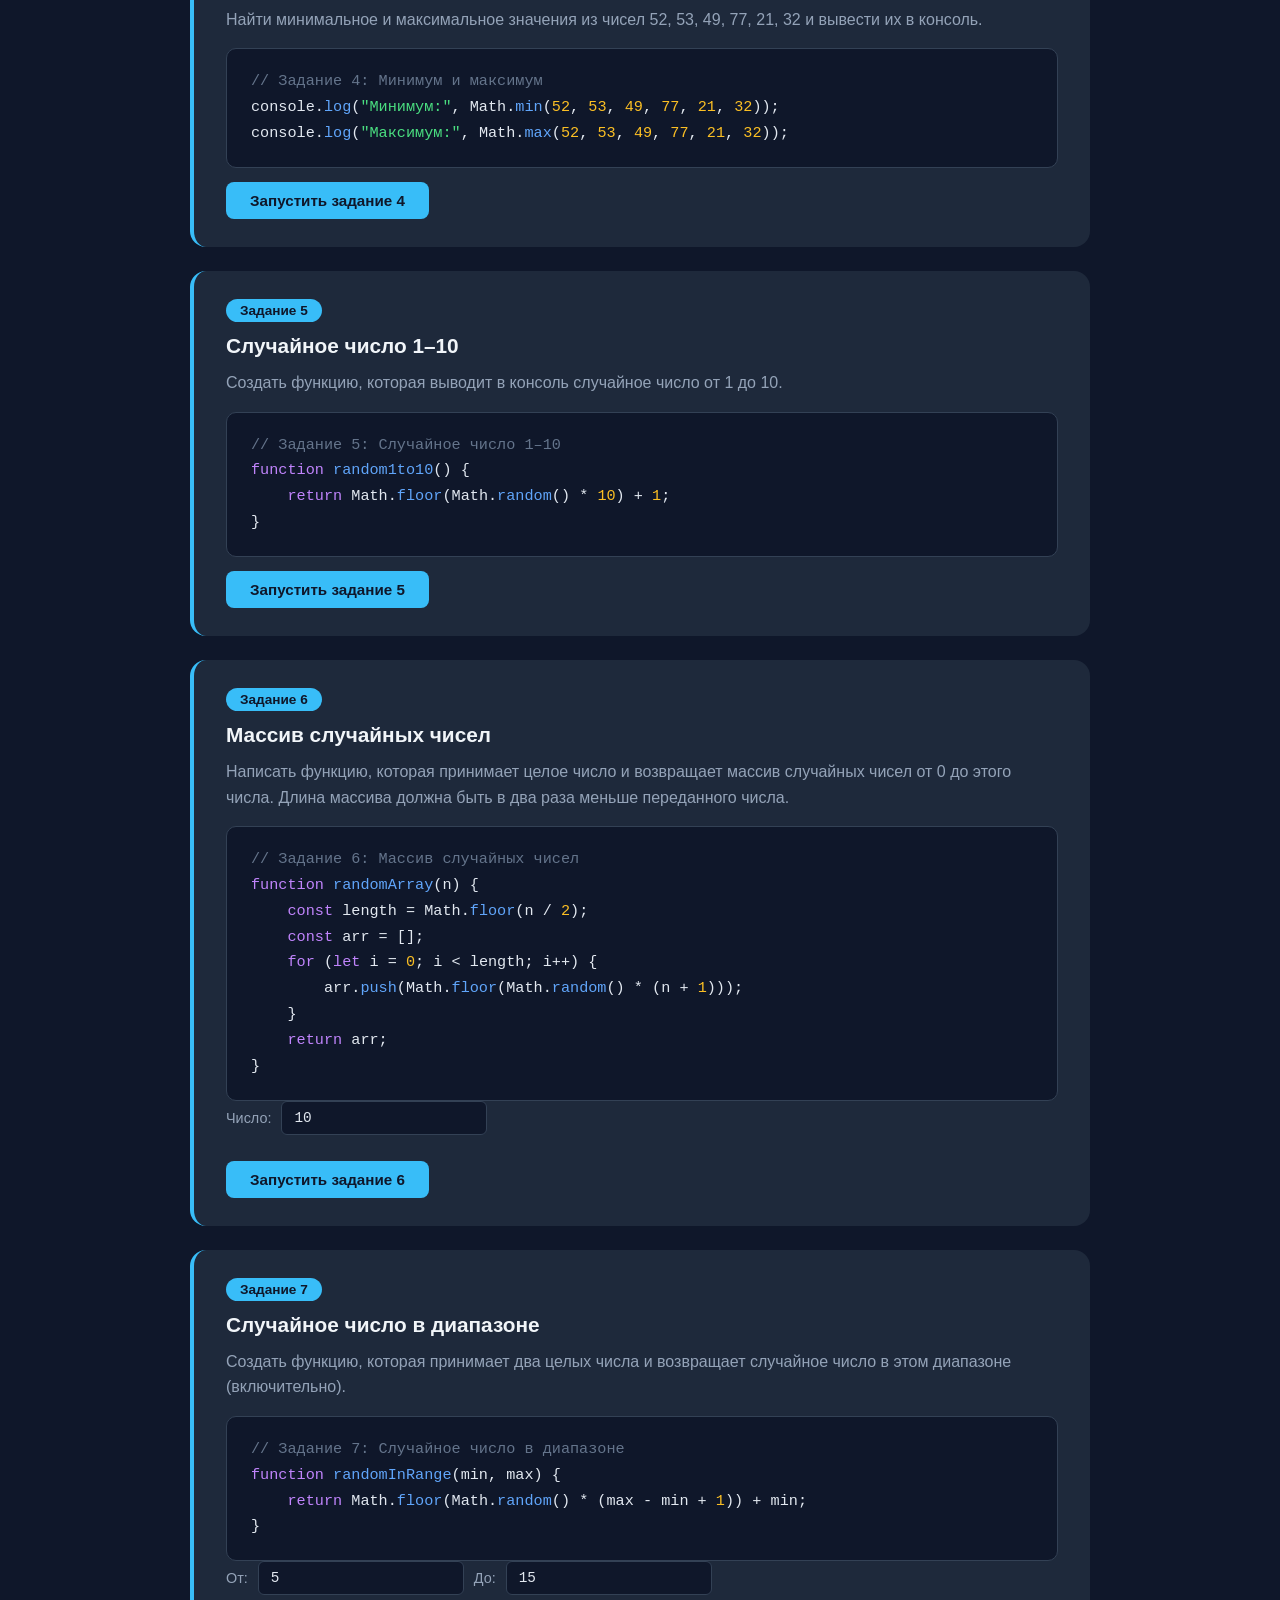
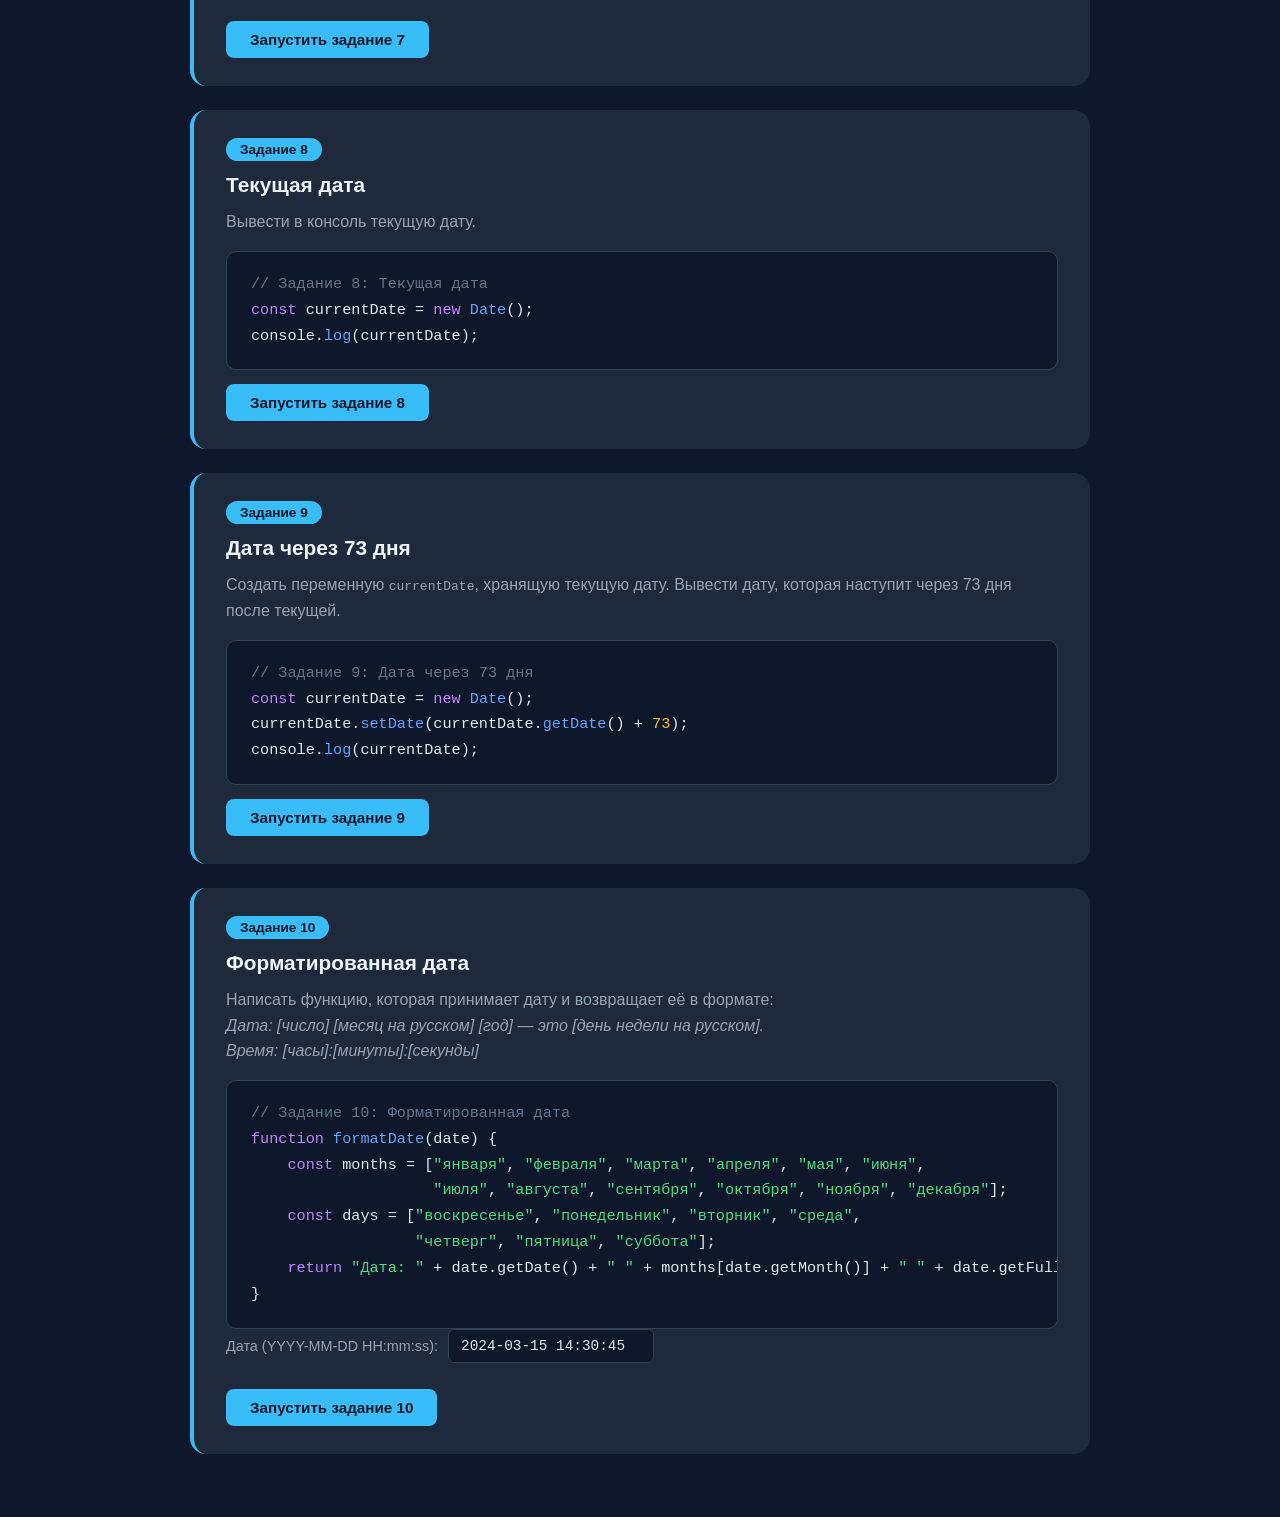
<file: hw_strings_numbers_date.html>
<!DOCTYPE html>
<html lang="ru">
<head>
    <meta charset="UTF-8" />
    <meta name="viewport" content="width=device-width, initial-scale=1.0" />
    <title>Домашка — Встроенные объекты</title>
    <style>
      * {
        margin: 0;
        padding: 0;
        box-sizing: border-box;
      }

      body {
        font-family: "Segoe UI", Tahoma, Geneva, Verdana, sans-serif;
        background-color: #0f172a;
        color: #e2e8f0;
        min-height: 100vh;
        padding: 40px 20px;
      }

      .container {
        max-width: 900px;
        margin: 0 auto;
      }

      h1 {
        text-align: center;
        color: #38bdf8;
        margin-bottom: 40px;
        font-size: 2.2rem;
        text-shadow: 0 0 20px rgba(56, 189, 248, 0.3);
      }

      .task {
        background-color: #1e293b;
        border-radius: 16px;
        padding: 28px 32px;
        margin-bottom: 24px;
        border-left: 4px solid #38bdf8;
        transition:
          transform 0.2s ease,
          box-shadow 0.2s ease;
      }

      .task:hover {
        transform: translateY(-2px);
        box-shadow: 0 8px 30px rgba(0, 0, 0, 0.3);
      }

      .task-number {
        display: inline-block;
        background-color: #38bdf8;
        color: #0f172a;
        font-weight: bold;
        font-size: 0.85rem;
        padding: 4px 14px;
        border-radius: 20px;
        margin-bottom: 12px;
      }

      .task-title {
        font-size: 1.3rem;
        color: #f1f5f9;
        margin-bottom: 12px;
      }

      .task-description {
        color: #94a3b8;
        margin-bottom: 16px;
        line-height: 1.6;
      }

      .code-block {
        background-color: #0f172a;
        border-radius: 10px;
        padding: 20px 24px;
        overflow-x: auto;
        border: 1px solid #334155;
      }

      .code-block pre {
        margin: 0;
        font-family: "Consolas", "Monaco", "Courier New", monospace;
        font-size: 0.95rem;
        line-height: 1.7;
        color: #e2e8f0;
      }

      .code-block .comment {
        color: #64748b;
      }

      .code-block .keyword {
        color: #c084fc;
      }

      .code-block .string {
        color: #4ade80;
      }

      .code-block .function {
        color: #60a5fa;
      }

      .code-block .number {
        color: #fbbf24;
      }

      .result {
        margin-top: 16px;
        padding: 14px 18px;
        background-color: #0f172a;
        border-radius: 10px;
        border: 1px solid #334155;
      }

      .result-label {
        font-size: 0.8rem;
        color: #38bdf8;
        text-transform: uppercase;
        letter-spacing: 1px;
        margin-bottom: 8px;
      }

      .result-output {
        font-family: "Consolas", "Monaco", "Courier New", monospace;
        color: #4ade80;
        font-size: 0.95rem;
        line-height: 1.6;
      }

      .result-output .warn {
        color: #fbbf24;
      }

      .result-output .error {
        color: #f87171;
      }

      .btn {
        display: inline-block;
        margin-top: 14px;
        padding: 10px 24px;
        background-color: #38bdf8;
        color: #0f172a;
        border: none;
        border-radius: 8px;
        font-size: 0.95rem;
        font-weight: 600;
        cursor: pointer;
        transition:
          background-color 0.2s ease,
          transform 0.15s ease;
      }

      .btn:hover {
        background-color: #7dd3fc;
        transform: scale(1.03);
      }

      .btn:active {
        transform: scale(0.98);
      }

      .input-group {
        display: flex;
        flex-wrap: wrap;
        gap: 10px;
        margin-bottom: 12px;
        align-items: center;
      }

      .input-group label {
        color: #94a3b8;
        font-size: 0.9rem;
      }

      .input-group input {
        background-color: #0f172a;
        border: 1px solid #334155;
        border-radius: 6px;
        padding: 8px 12px;
        color: #e2e8f0;
        font-family: "Consolas", "Monaco", "Courier New", monospace;
        font-size: 0.9rem;
        outline: none;
        transition: border-color 0.2s ease;
      }

      .input-group input:focus {
        border-color: #38bdf8;
      }

      .input-group input::placeholder {
        color: #475569;
      }

      .console-log {
        color: #fbbf24;
      }
    </style>
</head>
<body>
    <div class="container">
        <h1>Домашка — Встроенные объекты</h1>

        <!-- Задание 1 -->
        <div class="task">
            <span class="task-number">Задание 1</span>
            <h2 class="task-title">Верхний регистр</h2>
            <p class="task-description">
                Преобразовать строку <code>'js'</code> в верхний регистр.
            </p>
            <div class="code-block">
<pre><span class="comment">// Задание 1: Верхний регистр</span>
<span class="keyword">const</span> str = <span class="string">'js'</span>;
<span class="keyword">const</span> upper = str.<span class="function">toUpperCase</span>();
console.<span class="function">log</span>(upper);</pre>
            </div>
            <button class="btn" onclick="runTask1()">Запустить задание 1</button>
            <div class="result" id="result1" style="display:none">
                <div class="result-label">Результат</div>
                <div class="result-output" id="output1"></div>
            </div>
        </div>

        <!-- Задание 2 -->
        <div class="task">
            <span class="task-number">Задание 2</span>
            <h2 class="task-title">Фильтр по началу строки</h2>
            <p class="task-description">
                Создать функцию, которая принимает массив строк и строку. Функция возвращает новый массив, содержащий только те элементы первого массива, которые начинаются со второй строки. Регистр символов не влияет на результат.
            </p>
            <div class="code-block">
<pre><span class="comment">// Задание 2: Фильтр по началу строки</span>
<span class="keyword">function</span> <span class="function">filterByStart</span>(arr, search) {
    <span class="keyword">return</span> arr.<span class="function">filter</span>(item =>
        item.<span class="function">toLowerCase</span>().<span class="function">startsWith</span>(search.<span class="function">toLowerCase</span>())
    );
}</pre>
            </div>
            <div class="input-group">
                <label>Массив (через запятую):</label>
                <input type="text" id="t2arr" value="JavaScript, Java, Python, JavaBeans, Javelin" />
            </div>
            <div class="input-group">
                <label>Строка поиска:</label>
                <input type="text" id="t2search" value="java" />
            </div>
            <button class="btn" onclick="runTask2()">Запустить задание 2</button>
            <div class="result" id="result2" style="display:none">
                <div class="result-label">Результат</div>
                <div class="result-output" id="output2"></div>
            </div>
        </div>

        <!-- Задание 3 -->
        <div class="task">
            <span class="task-number">Задание 3</span>
            <h2 class="task-title">Округление числа</h2>
            <p class="task-description">
                Округлить число 32.58884: до меньшего целого, до большего целого, до ближайшего целого.
            </p>
            <div class="code-block">
<pre><span class="comment">// Задание 3: Округление</span>
<span class="keyword">const</span> num = <span class="number">32.58884</span>;
console.<span class="function">log</span>(<span class="string">"Меньшее:"</span>, Math.<span class="function">floor</span>(num));
console.<span class="function">log</span>(<span class="string">"Большее:"</span>, Math.<span class="function">ceil</span>(num));
console.<span class="function">log</span>(<span class="string">"Ближайшее:"</span>, Math.<span class="function">round</span>(num));</pre>
            </div>
            <button class="btn" onclick="runTask3()">Запустить задание 3</button>
            <div class="result" id="result3" style="display:none">
                <div class="result-label">Результат</div>
                <div class="result-output" id="output3"></div>
            </div>
        </div>

        <!-- Задание 4 -->
        <div class="task">
            <span class="task-number">Задание 4</span>
            <h2 class="task-title">Минимум и максимум</h2>
            <p class="task-description">
                Найти минимальное и максимальное значения из чисел 52, 53, 49, 77, 21, 32 и вывести их в консоль.
            </p>
            <div class="code-block">
<pre><span class="comment">// Задание 4: Минимум и максимум</span>
console.<span class="function">log</span>(<span class="string">"Минимум:"</span>, Math.<span class="function">min</span>(<span class="number">52</span>, <span class="number">53</span>, <span class="number">49</span>, <span class="number">77</span>, <span class="number">21</span>, <span class="number">32</span>));
console.<span class="function">log</span>(<span class="string">"Максимум:"</span>, Math.<span class="function">max</span>(<span class="number">52</span>, <span class="number">53</span>, <span class="number">49</span>, <span class="number">77</span>, <span class="number">21</span>, <span class="number">32</span>));</pre>
            </div>
            <button class="btn" onclick="runTask4()">Запустить задание 4</button>
            <div class="result" id="result4" style="display:none">
                <div class="result-label">Результат</div>
                <div class="result-output" id="output4"></div>
            </div>
        </div>

        <!-- Задание 5 -->
        <div class="task">
            <span class="task-number">Задание 5</span>
            <h2 class="task-title">Случайное число 1–10</h2>
            <p class="task-description">
                Создать функцию, которая выводит в консоль случайное число от 1 до 10.
            </p>
            <div class="code-block">
<pre><span class="comment">// Задание 5: Случайное число 1–10</span>
<span class="keyword">function</span> <span class="function">random1to10</span>() {
    <span class="keyword">return</span> Math.<span class="function">floor</span>(Math.<span class="function">random</span>() * <span class="number">10</span>) + <span class="number">1</span>;
}</pre>
            </div>
            <button class="btn" onclick="runTask5()">Запустить задание 5</button>
            <div class="result" id="result5" style="display:none">
                <div class="result-label">Результат</div>
                <div class="result-output" id="output5"></div>
            </div>
        </div>

        <!-- Задание 6 -->
        <div class="task">
            <span class="task-number">Задание 6</span>
            <h2 class="task-title">Массив случайных чисел</h2>
            <p class="task-description">
                Написать функцию, которая принимает целое число и возвращает массив случайных чисел от 0 до этого числа. Длина массива должна быть в два раза меньше переданного числа.
            </p>
            <div class="code-block">
<pre><span class="comment">// Задание 6: Массив случайных чисел</span>
<span class="keyword">function</span> <span class="function">randomArray</span>(n) {
    <span class="keyword">const</span> length = Math.<span class="function">floor</span>(n / <span class="number">2</span>);
    <span class="keyword">const</span> arr = [];
    <span class="keyword">for</span> (<span class="keyword">let</span> i = <span class="number">0</span>; i < length; i++) {
        arr.<span class="function">push</span>(Math.<span class="function">floor</span>(Math.<span class="function">random</span>() * (n + <span class="number">1</span>)));
    }
    <span class="keyword">return</span> arr;
}</pre>
            </div>
            <div class="input-group">
                <label>Число:</label>
                <input type="number" id="t6n" value="10" />
            </div>
            <button class="btn" onclick="runTask6()">Запустить задание 6</button>
            <div class="result" id="result6" style="display:none">
                <div class="result-label">Результат</div>
                <div class="result-output" id="output6"></div>
            </div>
        </div>

        <!-- Задание 7 -->
        <div class="task">
            <span class="task-number">Задание 7</span>
            <h2 class="task-title">Случайное число в диапазоне</h2>
            <p class="task-description">
                Создать функцию, которая принимает два целых числа и возвращает случайное число в этом диапазоне (включительно).
            </p>
            <div class="code-block">
<pre><span class="comment">// Задание 7: Случайное число в диапазоне</span>
<span class="keyword">function</span> <span class="function">randomInRange</span>(min, max) {
    <span class="keyword">return</span> Math.<span class="function">floor</span>(Math.<span class="function">random</span>() * (max - min + <span class="number">1</span>)) + min;
}</pre>
            </div>
            <div class="input-group">
                <label>От:</label>
                <input type="number" id="t7min" value="5" />
                <label>До:</label>
                <input type="number" id="t7max" value="15" />
            </div>
            <button class="btn" onclick="runTask7()">Запустить задание 7</button>
            <div class="result" id="result7" style="display:none">
                <div class="result-label">Результат</div>
                <div class="result-output" id="output7"></div>
            </div>
        </div>

        <!-- Задание 8 -->
        <div class="task">
            <span class="task-number">Задание 8</span>
            <h2 class="task-title">Текущая дата</h2>
            <p class="task-description">
                Вывести в консоль текущую дату.
            </p>
            <div class="code-block">
<pre><span class="comment">// Задание 8: Текущая дата</span>
<span class="keyword">const</span> currentDate = <span class="keyword">new</span> <span class="function">Date</span>();
console.<span class="function">log</span>(currentDate);</pre>
            </div>
            <button class="btn" onclick="runTask8()">Запустить задание 8</button>
            <div class="result" id="result8" style="display:none">
                <div class="result-label">Результат</div>
                <div class="result-output" id="output8"></div>
            </div>
        </div>

        <!-- Задание 9 -->
        <div class="task">
            <span class="task-number">Задание 9</span>
            <h2 class="task-title">Дата через 73 дня</h2>
            <p class="task-description">
                Создать переменную <code>currentDate</code>, хранящую текущую дату. Вывести дату, которая наступит через 73 дня после текущей.
            </p>
            <div class="code-block">
<pre><span class="comment">// Задание 9: Дата через 73 дня</span>
<span class="keyword">const</span> currentDate = <span class="keyword">new</span> <span class="function">Date</span>();
currentDate.<span class="function">setDate</span>(currentDate.<span class="function">getDate</span>() + <span class="number">73</span>);
console.<span class="function">log</span>(currentDate);</pre>
            </div>
            <button class="btn" onclick="runTask9()">Запустить задание 9</button>
            <div class="result" id="result9" style="display:none">
                <div class="result-label">Результат</div>
                <div class="result-output" id="output9"></div>
            </div>
        </div>

        <!-- Задание 10 -->
        <div class="task">
            <span class="task-number">Задание 10</span>
            <h2 class="task-title">Форматированная дата</h2>
            <p class="task-description">
                Написать функцию, которая принимает дату и возвращает её в формате:<br>
                <em>Дата: [число] [месяц на русском] [год] — это [день недели на русском].<br>
                Время: [часы]:[минуты]:[секунды]</em>
            </p>
            <div class="code-block">
<pre><span class="comment">// Задание 10: Форматированная дата</span>
<span class="keyword">function</span> <span class="function">formatDate</span>(date) {
    <span class="keyword">const</span> months = [<span class="string">"января"</span>, <span class="string">"февраля"</span>, <span class="string">"марта"</span>, <span class="string">"апреля"</span>, <span class="string">"мая"</span>, <span class="string">"июня"</span>,
                    <span class="string">"июля"</span>, <span class="string">"августа"</span>, <span class="string">"сентября"</span>, <span class="string">"октября"</span>, <span class="string">"ноября"</span>, <span class="string">"декабря"</span>];
    <span class="keyword">const</span> days = [<span class="string">"воскресенье"</span>, <span class="string">"понедельник"</span>, <span class="string">"вторник"</span>, <span class="string">"среда"</span>,
                  <span class="string">"четверг"</span>, <span class="string">"пятница"</span>, <span class="string">"суббота"</span>];
    <span class="keyword">return</span> <span class="string">"Дата: "</span> + date.getDate() + <span class="string">" "</span> + months[date.getMonth()] + <span class="string">" "</span> + date.getFullYear() + <span class="string">" — это "</span> + days[date.getDay()] + <span class="string">".\nВремя: "</span> + String(date.getHours()).padStart(2, <span class="string">'0'</span>) + <span class="string">":"</span> + String(date.getMinutes()).padStart(2, <span class="string">'0'</span>) + <span class="string">":"</span> + String(date.getSeconds()).padStart(2, <span class="string">'0'</span>);
}</pre>
            </div>
            <div class="input-group">
                <label>Дата (YYYY-MM-DD HH:mm:ss):</label>
                <input type="text" id="t10date" value="2024-03-15 14:30:45" placeholder="2024-03-15 14:30:45" />
            </div>
            <button class="btn" onclick="runTask10()">Запустить задание 10</button>
            <div class="result" id="result10" style="display:none">
                <div class="result-label">Результат</div>
                <div class="result-output" id="output10"></div>
            </div>
        </div>
    </div>

    <script>
        // === Задание 1 ===
        function runTask1() {
            const str = 'js';
            const upper = str.toUpperCase();
            console.log(upper);
            document.getElementById("result1").style.display = "block";
            document.getElementById("output1").innerHTML = "'" + str + "' -> '" + upper + "'";
        }

        // === Задание 2 ===
        function filterByStart(arr, search) {
            return arr.filter(item =>
                item.toLowerCase().startsWith(search.toLowerCase())
            );
        }

        function runTask2() {
            let input = document.getElementById("t2arr").value;
            let search = document.getElementById("t2search").value;
            let arr = input.split(',').map(s => s.trim());
            let result = filterByStart(arr, search);
            console.log(result);
            document.getElementById("result2").style.display = "block";
            document.getElementById("output2").innerHTML =
                "Массив: [" + arr.join(", ") + "]<br>Поиск: '" + search + "'<br>Результат: [" + result.join(", ") + "]";
        }

        // === Задание 3 ===
        function runTask3() {
            const num = 32.58884;
            console.log("Меньшее:", Math.floor(num));
            console.log("Большее:", Math.ceil(num));
            console.log("Ближайшее:", Math.round(num));
            document.getElementById("result3").style.display = "block";
            document.getElementById("output3").innerHTML =
                "Число: " + num + "<br>" +
                "Меньшее (floor): " + Math.floor(num) + "<br>" +
                "Большее (ceil): " + Math.ceil(num) + "<br>" +
                "Ближайшее (round): " + Math.round(num);
        }

        // === Задание 4 ===
        function runTask4() {
            const min = Math.min(52, 53, 49, 77, 21, 32);
            const max = Math.max(52, 53, 49, 77, 21, 32);
            console.log("Минимум:", min);
            console.log("Максимум:", max);
            document.getElementById("result4").style.display = "block";
            document.getElementById("output4").innerHTML =
                "Числа: 52, 53, 49, 77, 21, 32<br>" +
                "Минимум: " + min + "<br>" +
                "Максимум: " + max;
        }

        // === Задание 5 ===
        function random1to10() {
            return Math.floor(Math.random() * 10) + 1;
        }

        function runTask5() {
            let result = random1to10();
            console.log(result);
            document.getElementById("result5").style.display = "block";
            document.getElementById("output5").innerHTML = "Случайное число от 1 до 10: " + result;
        }

        // === Задание 6 ===
        function randomArray(n) {
            const length = Math.floor(n / 2);
            const arr = [];
            for (let i = 0; i < length; i++) {
                arr.push(Math.floor(Math.random() * (n + 1)));
            }
            return arr;
        }

        function runTask6() {
            let n = Number(document.getElementById("t6n").value);
            let result = randomArray(n);
            console.log(result);
            document.getElementById("result6").style.display = "block";
            document.getElementById("output6").innerHTML =
                "Вход: " + n + "<br>Длина массива: " + Math.floor(n / 2) + "<br>Результат: [" + result.join(", ") + "]";
        }

        // === Задание 7 ===
        function randomInRange(min, max) {
            return Math.floor(Math.random() * (max - min + 1)) + min;
        }

        function runTask7() {
            let min = Number(document.getElementById("t7min").value);
            let max = Number(document.getElementById("t7max").value);
            let result = randomInRange(min, max);
            console.log(result);
            document.getElementById("result7").style.display = "block";
            document.getElementById("output7").innerHTML =
                "Диапазон: [" + min + ", " + max + "]<br>Случайное число: " + result;
        }

        // === Задание 8 ===
        function runTask8() {
            const currentDate = new Date();
            console.log(currentDate);
            document.getElementById("result8").style.display = "block";
            document.getElementById("output8").innerHTML = currentDate.toString();
        }

        // === Задание 9 ===
        function runTask9() {
            const currentDate = new Date();
            currentDate.setDate(currentDate.getDate() + 73);
            console.log(currentDate);
            document.getElementById("result9").style.display = "block";
            document.getElementById("output9").innerHTML =
                "Текущая дата + 73 дня:<br>" + currentDate.toString();
        }

        // === Задание 10 ===
        function formatDate(date) {
            const months = ["января", "февраля", "марта", "апреля", "мая", "июня",
                            "июля", "августа", "сентября", "октября", "ноября", "декабря"];
            const days = ["воскресенье", "понедельник", "вторник", "среда",
                          "четверг", "пятница", "суббота"];
            return "Дата: " + date.getDate() + " " + months[date.getMonth()] + " " + date.getFullYear() + " — это " + days[date.getDay()] + ".\nВремя: " + String(date.getHours()).padStart(2, '0') + ":" + String(date.getMinutes()).padStart(2, '0') + ":" + String(date.getSeconds()).padStart(2, '0');
        }

        function runTask10() {
            let input = document.getElementById("t10date").value;
            let date = new Date(input);
            if (isNaN(date.getTime())) {
                document.getElementById("result10").style.display = "block";
                document.getElementById("output10").innerHTML = '<span class="error">Некорректная дата. Используйте формат YYYY-MM-DD HH:mm:ss</span>';
                return;
            }
            let result = formatDate(date);
            console.log(result);
            document.getElementById("result10").style.display = "block";
            document.getElementById("output10").innerHTML = result.replace(/\n/g, "<br>");
        }
    </script>
</body>
</html>
</file>
<file: style.css>
*,
*::before,
*::after {
  box-sizing: border-box;
  margin: 0;
  padding: 0;
}

html {
  scroll-behavior: smooth;
}

body {
  font-family: "Montserrat", "Segoe UI", Arial, sans-serif;
  background-color: #ffffff;
  color: #202027;
  line-height: 1.5;
  -webkit-font-smoothing: antialiased;
}

img {
  display: block;
  max-width: 100%;
  height: auto;
}

button {
  font-family: inherit;
  cursor: pointer;
  border: none;
  background: none;
}

a,
a:link,
a:visited,
a:hover,
a:active,
a:focus {
  text-decoration: none;
  color: inherit;
}

.page {
  max-width: none;
  margin: 0 auto;
  overflow-x: hidden;
}

/* HERO */
.hero {
  position: relative;
  width: 100%;
  max-width: none;
  margin: 0 auto;
  min-height: 800px;
  padding: 0 40px;
  background: #e1ff8f;
  background-image: url("img/hero-bigstar.png");
  background-repeat: no-repeat;
  background-position: right center;
  background-size: contain;
  overflow: hidden;
  display: flex;
  flex-direction: column;
  justify-content: center;
  z-index: 2;
}

/* Звёздочки */
.hero__star {
  position: absolute;
  z-index: 1;
}

.hero__star_top {
  width: 57px;
  height: 57px;
  left: 63px;
  top: 94px;
}

.hero__star_top-small {
  position: absolute;
  width: 35px;
  height: 35px;
  left: 156px;
  top: 69px;
}

.hero__star_down {
  position: absolute;
  width: 37px;
  height: 37px;
  left: 948px;
  top: 538px;
}

.hero__star_down-big {
  position: absolute;
  width: 83px;
  height: 83px;
  left: 1013px;
  top: 568px;
}

/* Мобильные звёзды скрываю на десктопе */
.hero__star_mobile {
  display: none;
}


.hero__container {
  position: relative;
  z-index: 2;
  max-width: 1200px;
  margin: 0 auto;
  width: 100%;
  padding-bottom: 115px;
}

.hero__content {
  display: flex;
  flex-direction: column;
  align-items: flex-start;
  gap: 24px;
  max-width: 769px;
  padding-top: 60px;
}

.hero__title {
  font-family: "Montserrat", sans-serif;
  font-weight: 700;
  font-size: 64px;
  line-height: 1.22;
  color: #202027;
  max-width: 769px;
  max-height: 358px;
}

.hero__description {
  font-family: "Montserrat", sans-serif;
  font-weight: 400;
  font-size: 24px;
  line-height: 1.4;
  color: #202027;
  max-width: 720px;
}

.hero__highlight {
  font-weight: 600;
}

.hero__button {
  font-family: "Montserrat", sans-serif;
  font-weight: 400;
  font-size: 24px;
  line-height: 1.42;
  text-align: center;
  color: #ffffff;
  display: flex;
  justify-content: center;
  align-items: center;
  padding: 16px 28px;
  gap: 10px;
  width: 247px;
  height: 66px;
  background: #202027;
  border: 1px solid #202027;
  border-radius: 60px;
  transition:
    background-color 0.3s ease,
    transform 0.2s ease;
  margin-top: 24px;
}

.hero__button:hover {
  background-color: #3a3a4a;
  transform: translateY(-2px);
}

/* Полоса прокрутки */
.hero__scroll-line {
  position: absolute;
  bottom: 0;
  left: 0;
  width: 100%;
  z-index: 3;
}

.scroll-line {
  background-color: #bcec30;
  overflow: hidden;
  white-space: nowrap;
  padding: 27px 0;
  border-top: 1px solid rgba(255, 255, 255, 0.2);
  backdrop-filter: blur(25px);
}

.scroll-line__track {
  display: flex;
  align-items: center;
  gap: 51px;
  animation: scroll-line-move 20s linear infinite;
  width: max-content;
}

.scroll-line__item {
  font-family: "Montserrat", sans-serif;
  font-weight: 700;
  font-size: 30px;
  line-height: 1.1;
  letter-spacing: 0.04em;
  text-transform: uppercase;
  color: #202027;
  flex-shrink: 0;
}

.scroll-line__separator {
  width: 36px;
  height: 36px;
  flex-shrink: 0;
  display: flex;
  align-items: center;
  justify-content: center;
}

.scroll-line__separator svg {
  width: 100%;
  height: 100%;
}

@keyframes scroll-line-move {
  0% {
    transform: translateX(0);
  }
  100% {
    transform: translateX(-50%);
  }
}

/* Об играх  */
.about-games {
  width: 100%;
  min-height: 1470px;
  background-color: #202027;
  padding: 94px 0;
  position: relative;
  overflow: hidden;
}

.about-games__big-star {
  position: absolute;
  width: 584.72px;
  height: 584.72px;
  left: 933px;
  transform: rotate(-6.77deg);
}

.about-games__small-star {
  position: absolute;
  width: 31.34px;
  height: 31.34px;
  left: 25px;
  top: 770px;
  transform: rotate(5.45deg);
}

.about-games__star {
  position: absolute;
  width: 54.6px;
  height: 54.6px;
  top: 822px;
  left: 40px;
  transform: rotate(5.45deg);
}

.about-games__container {
  width: 100%;
  max-width: 1200px;
  margin: 0 auto;
  padding: 0 40px;
  position: relative;
  z-index: 2;
  display: grid;
  grid-template-columns: 1fr minmax(auto, max-content) 1fr;
  gap: 0;
  justify-content: center;
}

.about-games__center {
  grid-column: 2 / 3;
  width: 100%;
}

.about-games__header {
  margin-bottom: 72px;
  text-align: left;
}

.about-games__title {
  font-family: "Montserrat", sans-serif;
  font-weight: 700;
  font-size: 64px;
  line-height: 1.22;
  color: #ffffff;
}

.about-games__description {
  font-family: "Montserrat", sans-serif;
  font-weight: 400;
  font-size: 24px;
  line-height: 1.4;
  color: #ffffff;
  margin-top: 24px;
  max-width: 788px;
}

.about-games__grid {
  width: 100%;
  max-width: 1201px;
  margin: 0 auto;
}

.games-grid {
  display: flex;
  gap: 32px;
  justify-content: center;
  align-items: flex-start;
}

.games-grid__column {
  display: flex;
  flex-direction: column;
  gap: 32px;
  width: 378px;
}

/*  МИНИИГРЫ */
.game-card {
  width: 378px;
  background-color: #ffffff;
  border-radius: 30px;
  overflow: hidden;
  transition:
    transform 0.4s cubic-bezier(0.25, 0.46, 0.45, 0.94),
    box-shadow 0.4s ease;
  transform-origin: center center;
  position: relative;
  z-index: 1;
  display: flex;
  flex-direction: column;
  box-shadow: 0px 12.61px 42.25px -7.57px rgba(0, 0, 0, 0.13);
  text-decoration: none;
  color: inherit;
}

.game-card:hover,
.game-card:visited,
.game-card:active,
.game-card:focus {
  text-decoration: none;
  color: inherit;
}

.game-card:hover {
  transform: scale(1.03);
  box-shadow: 0px 20px 50px rgba(0, 0, 0, 0.35);
  z-index: 100;
}

.game-card__image-wrapper {
  width: 100%;
  height: 314px;
  overflow: hidden;
  position: relative;
  border-radius: 30px 30px 0 0;
}

.game-card__image {
  width: auto;
  height: auto;
  object-fit: cover;
  display: block;
  transition: transform 0.4s ease;
  background: #ad61ff;
  border-radius: 30px;
}

.game-card:hover .game-card__image {
  transform: scale(1.05);
}

.game-card__content {
  display: flex;
  flex-direction: column;
  align-items: flex-start;
  padding: 32px 32px 36px;
  gap: 10px;
  width: 100%;
}

.game-card__number {
  display: inline-flex;
  align-items: center;
  padding: 8px 16px 10px;
  background: #f7f7f7;
  border-radius: 52.58px;
  font-family: "Montserrat", sans-serif;
  font-weight: 500;
  font-size: 16px;
  line-height: 1.1;
  color: #202027;
}

.game-card__title {
  font-family: "Montserrat", sans-serif;
  font-weight: 700;
  font-size: 32px;
  line-height: 1.22;
  color: #202027;
  max-width: 314px;
}

/* Модификаторы высоты карточек */
.game-card_purple {
  height: 473px;
}

.game-card_yellow {
  height: 512px;
}

.game-card_blue {
  height: 473px;
}

.game-card_green {
  height: 551px;
}

.game-card_lime {
  height: 512px;
}

.game-card_red {
  height: 551px;
}

/* Цвета карточек */
.game-card_purple .game-card__image-wrapper {
  background-color: #c8a8ff;
}

.game-card_yellow .game-card__image-wrapper {
  background-color: #ffdd88;
}

.game-card_blue .game-card__image-wrapper {
  background-color: #aaddff;
}

.game-card_green .game-card__image-wrapper {
  background-color: #aaffaa;
}

.game-card_lime .game-card__image-wrapper {
  background-color: #ddff88;
}

.game-card_red .game-card__image-wrapper {
  background-color: #ffaaaa;
}

/* Играть - DESKTOP */
.games-play {
  width: 100%;
  background-color: #202027;
  padding: 0 40px 144px;
  position: relative;
  overflow: hidden;
}

.games-play__container {
  width: 100%;
  max-width: 1200px;
  margin: 0 auto;
  padding: 0;
  display: flex;
  flex-direction: column;
  align-items: flex-start;
  gap: 32px;
  position: relative;
  z-index: 2;
}

.games-play__title {
  font-family: "Montserrat", sans-serif;
  font-weight: 700;
  font-size: 64px;
  color: #ffffff;
  line-height: 1.22;
  text-align: left;
  width: 100%;
  margin-left: 0;
}

.game-play {
  display: flex;
  flex-direction: row;
  align-items: stretch;
  width: 100%;
  height: 500px;
  background: #ffffff;
  box-shadow: 0px 20px 67px -12px rgba(0, 0, 0, 0.13);
  border-radius: 30px;
  overflow: hidden;
}

/* Content area - left or right side */
.game-play__content {
  display: flex;
  flex-direction: column;
  align-items: flex-start;
  padding: 48px;
  gap: 16px;
  width: 50%;
  height: 100%;
}

.game-play__name {
width: 504px;
font-family: 'Montserrat';
font-style: normal;
font-weight: 700;
font-size: 48px;
line-height: 59px;
/* identical to box height */
display: flex;
align-items: center;
color: #202027;
}

.game-play__description {
  font-family: "Montserrat", sans-serif;
  font-weight: 400;
  font-size: 24px;
  line-height: 1.4;
  color: #202027;
  max-width: 457px;
  margin: 0;  
}

.game-play__button {
  font-family: "Montserrat", sans-serif;
  line-height: 1.42;
  text-align: center;
  color: #ffffff;
  display: flex;
  justify-content: center;
  align-items: center;
  padding: 16px 28px;
  gap: 10px;
  width: 247px;
  height: 66px;
  background: #202027;
  border: 1px solid #202027;
  border-radius: 60px;
  transition:
    background-color 0.3s ease,
    color 0.3s ease,
    border-color 0.3s ease;
  margin-top: 24px;
  cursor: pointer;
font-weight: 600;
font-style: SemiBold;
font-size: 24px;
letter-spacing: 0%;

}

.game-play__button:hover {
  background-color: #ffffff;
  color: #202027;
  border-color: #202027;
}

/* Image area */
.game-play__image-wrapper {
  width: 50%;
  height: 100%;
  overflow: hidden;
  display: flex;
  align-items: center;
  justify-content: center;
}

.game-play__image-wrapper_purple {
  background-color: #c8a8ff;
}

.game-play__image-wrapper_yellow {
  background-color: #ffdd88;
}

.game-play__image-wrapper_blue {
  background-color: #aaddff;
}

.game-play__image-wrapper_green {
  background-color: #aaffaa;
}

.game-play__image-wrapper_lime {
  background-color: #ddff88;
}

.game-play__image-wrapper_red {
  background-color: #ffaaaa;
}

.game-play__image {
  width: 100%;
  height: 100%;
  object-fit: cover;
  display: block;
}

/* Footer */
.footer {
  width: 100%;
  height: 150px;
  background: #bded35;
  display: flex;
  align-items: center;
  justify-content: center;
}

.footer__text {
  font-size: 24px;
  display: flex;
  align-items: center;
  text-align: center;
  color: #000000;
  font-family: Montserrat;
  font-weight: 600;
  line-height: 100%;
  letter-spacing: 0px;
  vertical-align: middle;
}


/* Звёзды фона блока Мини-игры */
.games-play__bg-stars {
  position: absolute;
  top: 0;
  left: 0;
  right: 0;
  bottom: 0;
  overflow: hidden;
  pointer-events: none;
  z-index: 1;
}

.games-play__star {
  position: absolute;
  pointer-events: none;
}

.games-play__star_top-right-small {
  width: 35.15px;
  height: 35.15px;
  top: 93px;
  right: 45px;
  transform: rotate(7.08deg);
}

.games-play__star_top-right-big {
  width: 68.86px;
  height: 68.86px;
  top: 126px;
  right: 0;
  transform: rotate(5.45deg);
}

.games-play__star_bottom-right-small {
  width: 41px;
  height: 41px;
  bottom: 144px;
  right: 111px;
}

.games-play__star_bottom-right-big {
  width: 69px;
  height: 69px;
  bottom: 96px;
  right: 41px;
}

/* Карточки игр поверх фона */
.game-play {
  position: relative;
  z-index: 2;
}

/* АДАПТИВ для планшета */


/* Допэффекты всякие */

/* 1. Scroll-line items - subtle scale and color shift */
.scroll-line__item {
  transition: transform 0.3s ease, color 0.3s ease;
}

.scroll-line__item:hover {
  transform: scale(1.05);
  color: #ffffff;
  text-shadow: 0 0 20px rgba(255, 255, 255, 0.5);
}

/* 2. Scroll-line separator - subtle rotation */
.scroll-line__separator {
  transition: transform 0.4s ease;
}

.scroll-line__separator:hover {
  transform: rotate(180deg);
}

/* 3. Game-play cards  */
.game-play {
  transition: transform 0.4s cubic-bezier(0.25, 0.46, 0.45, 0.94),
              box-shadow 0.4s ease;
}

.game-play:hover {
  transform: translateY(-4px);
  box-shadow: 0px 30px 80px rgba(0, 0, 0, 0.25);
}

/* 4. Game-card number */
.game-card__number {
  transition: background-color 0.3s ease,
              color 0.3s ease,
              transform 0.2s ease;
}

.game-card:hover .game-card__number {
  background-color: #202027;
  color: #ffffff;
  transform: scale(1.02);
}

/* 5. Game-card title */
.game-card__title {
  transition: color 0.3s ease;
}

.game-card:hover .game-card__title {
  color: #3a3a4a;
}

/* 6. Footer - subtle brightness increase */
.footer {
  transition: background-color 0.3s ease;
}

.footer:hover {
  background-color: #c5e62f;
}

.footer__text {
  transition: transform 0.3s ease;
}

.footer:hover .footer__text {
  transform: scale(1.02);
}

/* 7. Hero button - enhanced with shadow on hover */
.hero__button {
  transition: background-color 0.3s ease,
              transform 0.2s ease,
              box-shadow 0.3s ease;
}

.hero__button:hover {
  background-color: #3a3a4a;
  transform: translateY(-2px);
  box-shadow: 0 8px 25px rgba(32, 32, 39, 0.3);
}

/* 8. Game-play button - enhanced */
.game-play__button {
  transition: background-color 0.3s ease,
              color 0.3s ease,
              border-color 0.3s ease,
              transform 0.2s ease,
              box-shadow 0.3s ease;
}

.game-play__button:hover {
  background-color: #ffffff;
  color: #202027;
  border-color: #202027;
  transform: translateY(-2px);
  box-shadow: 0 6px 20px rgba(32, 32, 39, 0.15);
}

/* 9. Game-card image wrapper - subtle zoom */
.game-card__image-wrapper {
  transition: border-radius 0.3s ease;
}

/* 10. About-games title - subtle glow */
.about-games__title {
  transition: text-shadow 0.3s ease;
}

.about-games__title:hover {
  text-shadow: 0 0 30px rgba(188, 236, 48, 0.3);
}

/* 11. Games-play title - subtle glow */
.games-play__title {
  transition: text-shadow 0.3s ease;
}

.games-play__title:hover {
  text-shadow: 0 0 30px rgba(188, 236, 48, 0.3);
}

/* 12. Game-play name - color transition */
.game-play__name {
  transition: color 0.3s ease;
}

.game-play:hover .game-play__name {
  color: #3a3a4a;
}

/* 13. Game-play description - subtle shift */
.game-play__description {
  transition: opacity 0.3s ease;
}

.game-play:hover .game-play__description {
  opacity: 0.85;
}

/* 14. Stars in hero - subtle pulse on hover (desktop only) */
.hero__star {
  transition: transform 0.4s ease, opacity 0.3s ease;
}

.hero:hover .hero__star {
  transform: scale(1.1);
  opacity: 0.9;
}

/* 15. About-games decorative stars - subtle rotation */
.about-games__big-star,
.about-games__small-star,
.about-games__star {
  transition: transform 0.6s ease;
}

.about-games:hover .about-games__big-star {
  transform: rotate(-6.77deg) scale(1.05);
}

.about-games:hover .about-games__small-star {
  transform: rotate(5.45deg) scale(1.1);
}

.about-games:hover .about-games__star {
  transform: rotate(5.45deg) scale(1.08);
}

/* ==
   МОБИЛЬНЫЕ ХОВЕРЫ отключены или упрощены
   ==== */

@media (max-width: 860px) {
  /* Отключаем тяжелые ховеры на мобильных */
  .scroll-line__item:hover {
    transform: none;
    color: #202027;
    text-shadow: none;
  }

  .game-play:hover {
    transform: none;
    box-shadow: 0px 20px 67px -12px rgba(0, 0, 0, 0.13);
  }

  .game-card:hover .game-card__number {
    background: #f7f7f7;
    color: #202027;
    transform: none;
  }

  .game-card:hover .game-card__title {
    color: #202027;
  }

  .footer:hover {
    background-color: #bded35;
  }

  .footer:hover .footer__text {
    transform: none;
  }

  .about-games__title:hover,
  .games-play__title:hover {
    text-shadow: none;
  }

  .game-play:hover .game-play__name {
    color: #202027;
  }

  .game-play:hover .game-play__description {
    opacity: 1;
  }

  .hero:hover .hero__star {
    transform: none;
    opacity: 1;
  }

  .about-games:hover .about-games__big-star,
  .about-games:hover .about-games__small-star,
  .about-games:hover .about-games__star {
    transform: none;
  }
}
@media (max-width: 1280px) {
  .about-games__grid {
    width: 100%;
  }

  .games-grid {
    flex-wrap: wrap;
  }

  .game-play {
    width: 100%;
  }
}

@media (max-width: 1024px) {
  .games-grid {
    gap: 32px;
  }

  .hero__title {
    font-size: 48px;
  }

  .about-games__title {
    font-size: 48px;
  }

  .game-card__title {
    font-size: 24px;
  }

  .games-play__title {
    font-size: 48px;
    text-align: left;
    width: 100%;
  }

  .game-play {
    flex-direction: column;
    height: auto;
    width: 100%;
  }

  .game-play__content,
  .game-play__image-wrapper {
    width: 100%;
    height: auto;
  }

  .game-play__image-wrapper {
    height: 300px;
  }

  .game-play__content {
    padding: 36px;
    gap: 12px;
  }

  .game-play__name {
    font-size: 36px;
  }

  .game-play__description {
    font-size: 18px;
  }
}

/* МОБИЛЬНАЯ ВЕРСИЯ */
@media (max-width: 860px) {
  .about-games {
    display: none;
  }

  .hero {
    padding: 0 20px;
    min-height: 725px;
    background-position: center 80%;
    background-size: 80% auto;
    justify-content: flex-start;
    padding-top: 147px;
    background-image: none;
  }

  .hero__container {
    padding: 0;
    padding-bottom: 182px;
  }

  .hero__content {
    align-items: center;
    text-align: center;
    gap: 24px;
    padding-top: 0;
    max-width: 343px;
    margin: 0 auto;
  }

  .hero__title {
    width: 262px;
    height: 196px;
    font-family: 'Montserrat';
    font-style: normal;
    font-weight: 700;
    font-size: 40px;
    line-height: 49px;
    display: flex;
    align-items: center;
    text-align: center;
    color: #202027;
    letter-spacing: 0px;
    text-align: center;
    vertical-align: middle;
  }

  .hero__description {
    font-size: 16px;
    text-align: center;
    width: 296px;
    height: 60px;
    font-family: 'Montserrat';
    font-style: normal;
    font-weight: 400;
    line-height: 20px;
  }

  .hero__button {
    width: 285px;
    height: 55px;
    font-size: 16px;
    margin-top: 12px;
    font-family: Montserrat;
    font-weight: 600;
    font-size: 16px;
    line-height: 142%;
    letter-spacing: 0%;
    text-align: center;
  }

  /* Скрываю ховеры на мобильных */
  .hero__button:hover {
    background-color: #202027;
    color: #ffffff;
    transform: none;
  }

  .game-play__button:hover {
    background-color: #202027;
    color: #ffffff;
    border-color: #202027;
  }

  .scroll-line {
    box-sizing: border-box;
    display: flex;
    flex-direction: column;
    align-items: flex-start;
    padding: 10px 16px;
    gap: 4px;
    width: 100%;
    height: auto;
    min-height: 36px;
    background: #BCEC30;
    border: 0.537198px solid rgba(255, 255, 255, 0.2);
    backdrop-filter: blur(13.4299px);
    overflow: hidden;
    white-space: nowrap;
  }

  .scroll-line__track {
    display: flex;
    flex-direction: row;
    align-items: flex-start;
    padding: 0px;
    gap: 16px;
    width: max-content;
    height: auto;
    animation: scroll-line-move 20s linear infinite;
  }

  .scroll-line__item {
    font-family: "Montserrat", sans-serif;
    font-weight: 700;
    font-size: 16px;
    line-height: 1.1;
    letter-spacing: 0.04em;
    text-transform: uppercase;
    color: #202027;
    flex-shrink: 0;
    height: auto;
    display: flex;
    align-items: center;
  }

  .scroll-line__separator {
    width: 20px;
    height: 15px;
    flex-shrink: 0;
    display: flex;
    align-items: center;
    justify-content: center;
  }

  .scroll-line__separator svg {
    width: 20px;
    height: 20px;
  }

  .hero__star_top,
  .hero__star_top-small,
  .hero__star_down,
  .hero__star_down-big {
    display: none;
  }

  /* НОВЫЕ МОБИЛЬНЫЕ ЗВЁЗДЫ */
  .hero__star_mobile {
    display: block;
    position: absolute;
    z-index: 1;
  }

  .hero__star_mobile_top-left-big {
    width: 35px;
    height: 35px;
    left: 38px;
    top: 97px;
  }

  .hero__star_mobile_top-left-small {
    width: 21px;
    height: 21px;
    left: 92px;
    top: 64px;
  }

  .hero__star_mobile_top-right-big {
    width: auto;
    height: auto;
    right: -5px;
    top: -5px;
    transform: rotate(-1deg);
    transform-origin: center center;
  }

  .hero__star_mobile_bottom-right-small {
    width: 18px;
    height: 18px;
    left: 273px;
    top: 557px;
  }

  .hero__star_mobile_bottom-right-big {
    width: 39px;
    height: 41px;
    left: 304px;
    top: 580px;
  }
  /* КОНЕЦ НОВЫХ МОБИЛЬНЫХ ЗВЁЗД */

  .games-play {
    padding: 48px 20px 48px;
  }

  .games-play__container {
    padding: 0;
    gap: 29.04px;
    align-items: flex-start;
  }

  .games-play__title {
width: 250px;
height: 49px;

font-family: 'Montserrat';
font-style: normal;
font-weight: 700;
font-size: 40px;
line-height: 49px;
display: flex;
align-items: center;
color: #FFFFFF;

  }

  /* Картинка сверху на мобильных */
  .game-play {
    flex-direction: column;
    width: 100%;
    width: 343px;
    border-radius: 30px;
    overflow: hidden;
    align-self: center;
  }

  .game-play__image-wrapper {
    width: 100%;
    height: 285px;
    border-radius: 30px 30px 0 0;
    order: -1;
    flex-shrink: 0;
  }

  .game-play__image {
    width: 100%;
    height: 100%;
    object-fit: cover;
    border-radius: 30px 30px 0 0;
  }

  .game-play__content {display: flex;
    width: 100%;
    padding: 29px 29px 32px;
    gap: 10px;
    justify-content: flex-start;
    flex-shrink: 0;
    align-items: flex-start;
  }

  .game-play__name {
    font-size: 32px;
    line-height: 1.22;
    max-width: 285px;

color: #202027;

  }

  .game-play__description {
    font-size: 16px;
    line-height: 1.4;
    margin-top: 10px;
    max-width: 285px;
  }

  .game-play__button {
    width: 285px;
    height: 55px;
    font-size: 16px;
    margin-top: 16px;
  }

  .footer {
    height: 100px;
  }

  .footer__text { 
width: 190px;
height: 20px;
left: calc(50% - 190px/2 + 0.5px);
top: 4480px;

font-family: 'Montserrat';
font-style: normal;
font-weight: 600;
font-size: 16px;
line-height: 20px;
/* identical to box height */
display: flex;
align-items: center;
text-align: center;
color: #000000;

  }
}
</file>
